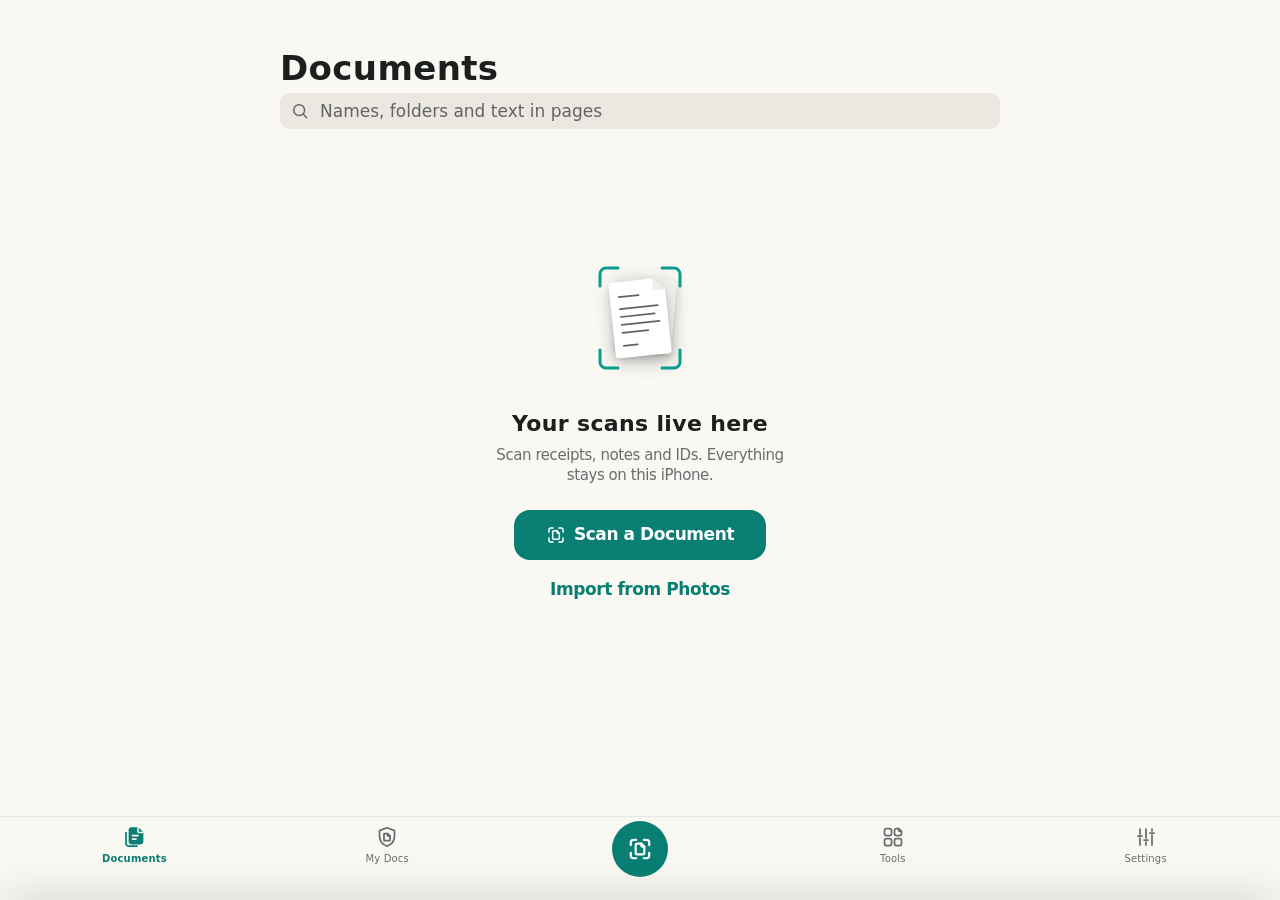
<file: index.html>
<!doctype html>
<html lang="en">
<head>
<meta charset="utf-8">
<meta http-equiv="Content-Security-Policy" content="default-src 'self'; script-src 'self' 'wasm-unsafe-eval' 'unsafe-eval'; worker-src 'self' blob:; connect-src 'self' blob: data:; img-src 'self' blob: data:; media-src 'self' blob: mediastream:; style-src 'self' 'unsafe-inline'; font-src 'self'; frame-src 'self'; object-src 'none'; base-uri 'self'; form-action 'none'">
<meta name="viewport" content="width=device-width,initial-scale=1,viewport-fit=cover,user-scalable=no">
<title>DocSnap</title>
<meta name="theme-color" content="#faf8f3" media="(prefers-color-scheme: light)">
<meta name="theme-color" content="#0b0f0e" media="(prefers-color-scheme: dark)">
<meta name="color-scheme" content="light dark">
<link rel="manifest" href="manifest.webmanifest">
<link rel="icon" href="icons/icon-192.png">
<link rel="apple-touch-icon" href="icons/icon-180.png">
<link rel="apple-touch-startup-image" media="screen and (device-width: 393px) and (device-height: 852px) and (-webkit-device-pixel-ratio: 3) and (orientation: portrait) and (prefers-color-scheme: light)" href="splash/splash-light-1179x2556.png">
<link rel="apple-touch-startup-image" media="screen and (device-width: 393px) and (device-height: 852px) and (-webkit-device-pixel-ratio: 3) and (orientation: portrait) and (prefers-color-scheme: dark)" href="splash/splash-dark-1179x2556.png">
<link rel="apple-touch-startup-image" media="screen and (device-width: 430px) and (device-height: 932px) and (-webkit-device-pixel-ratio: 3) and (orientation: portrait) and (prefers-color-scheme: light)" href="splash/splash-light-1290x2796.png">
<link rel="apple-touch-startup-image" media="screen and (device-width: 430px) and (device-height: 932px) and (-webkit-device-pixel-ratio: 3) and (orientation: portrait) and (prefers-color-scheme: dark)" href="splash/splash-dark-1290x2796.png">
<link rel="apple-touch-startup-image" media="screen and (device-width: 390px) and (device-height: 844px) and (-webkit-device-pixel-ratio: 3) and (orientation: portrait) and (prefers-color-scheme: light)" href="splash/splash-light-1170x2532.png">
<link rel="apple-touch-startup-image" media="screen and (device-width: 390px) and (device-height: 844px) and (-webkit-device-pixel-ratio: 3) and (orientation: portrait) and (prefers-color-scheme: dark)" href="splash/splash-dark-1170x2532.png">
<link rel="apple-touch-startup-image" media="screen and (device-width: 375px) and (device-height: 812px) and (-webkit-device-pixel-ratio: 3) and (orientation: portrait) and (prefers-color-scheme: light)" href="splash/splash-light-1125x2436.png">
<link rel="apple-touch-startup-image" media="screen and (device-width: 375px) and (device-height: 812px) and (-webkit-device-pixel-ratio: 3) and (orientation: portrait) and (prefers-color-scheme: dark)" href="splash/splash-dark-1125x2436.png">
<link rel="apple-touch-startup-image" media="screen and (device-width: 428px) and (device-height: 926px) and (-webkit-device-pixel-ratio: 3) and (orientation: portrait) and (prefers-color-scheme: light)" href="splash/splash-light-1284x2778.png">
<link rel="apple-touch-startup-image" media="screen and (device-width: 428px) and (device-height: 926px) and (-webkit-device-pixel-ratio: 3) and (orientation: portrait) and (prefers-color-scheme: dark)" href="splash/splash-dark-1284x2778.png">
<link rel="apple-touch-startup-image" media="screen and (device-width: 414px) and (device-height: 896px) and (-webkit-device-pixel-ratio: 2) and (orientation: portrait) and (prefers-color-scheme: light)" href="splash/splash-light-828x1792.png">
<link rel="apple-touch-startup-image" media="screen and (device-width: 414px) and (device-height: 896px) and (-webkit-device-pixel-ratio: 2) and (orientation: portrait) and (prefers-color-scheme: dark)" href="splash/splash-dark-828x1792.png">
<link rel="apple-touch-startup-image" media="screen and (device-width: 414px) and (device-height: 896px) and (-webkit-device-pixel-ratio: 3) and (orientation: portrait) and (prefers-color-scheme: light)" href="splash/splash-light-1242x2688.png">
<link rel="apple-touch-startup-image" media="screen and (device-width: 414px) and (device-height: 896px) and (-webkit-device-pixel-ratio: 3) and (orientation: portrait) and (prefers-color-scheme: dark)" href="splash/splash-dark-1242x2688.png">
<link rel="apple-touch-startup-image" media="screen and (device-width: 375px) and (device-height: 667px) and (-webkit-device-pixel-ratio: 2) and (orientation: portrait) and (prefers-color-scheme: light)" href="splash/splash-light-750x1334.png">
<link rel="apple-touch-startup-image" media="screen and (device-width: 375px) and (device-height: 667px) and (-webkit-device-pixel-ratio: 2) and (orientation: portrait) and (prefers-color-scheme: dark)" href="splash/splash-dark-750x1334.png">
<meta name="apple-mobile-web-app-capable" content="yes">
<meta name="mobile-web-app-capable" content="yes">
<meta name="apple-mobile-web-app-status-bar-style" content="default">
<meta name="apple-mobile-web-app-title" content="DocSnap">
<link rel="stylesheet" href="tokens.css?v=3.5.1">
<link rel="stylesheet" href="styles.css?v=3.5.1">
<link rel="stylesheet" href="mydocs.css?v=3.5.1">
</head>
<body>
<svg width="0" height="0" style="position:absolute" aria-hidden="true" id="sprite">
  <defs>
    <symbol id="i-docs" viewBox="0 0 24 24"><g fill="none" stroke="currentColor" stroke-linecap="round" stroke-linejoin="round" style="stroke-width:var(--icon-stroke,1.75)"><path d="M17.5 3H12a2 2 0 0 0-2 2V14.5a2 2 0 0 0 2 2H19a2 2 0 0 0 2-2V6.5z"/><path d="M17.5 3v2.5a1 1 0 0 0 1 1h2.5"/><path d="M7 6.5V17a2 2 0 0 0 2 2h8.5"/><path d="M4 10v9a2 2 0 0 0 2 2h7.5"/></g></symbol>
    <symbol id="i-docs-fill" viewBox="0 0 24 24"><path stroke="none" fill="currentColor" fill-rule="evenodd" d="M17.5 2.125Q17.586 2.125 17.671 2.142Q17.755 2.159 17.835 2.192Q17.914 2.225 17.986 2.272Q18.058 2.32 18.119 2.381L21.619 5.881Q21.68 5.942 21.728 6.014Q21.775 6.086 21.808 6.165Q21.841 6.245 21.858 6.329Q21.875 6.414 21.875 6.5L21.875 14.5Q21.875 15.27 21.49 15.937Q21.105 16.605 20.438 16.99Q19.77 17.375 19 17.375L12 17.375Q11.23 17.375 10.563 16.99Q9.895 16.605 9.51 15.938Q9.125 15.27 9.125 14.5L9.125 5Q9.125 4.23 9.51 3.562Q9.895 2.895 10.563 2.51Q11.23 2.125 12 2.125L17.5 2.125ZM18.25 5.5Q18.25 5.567 18.283 5.625Q18.317 5.683 18.375 5.717Q18.433 5.75 18.5 5.75L21 5.75Q21.149 5.75 21.287 5.807Q21.425 5.864 21.53 5.97Q21.636 6.075 21.693 6.213Q21.75 6.351 21.75 6.5Q21.75 6.649 21.693 6.787Q21.636 6.925 21.53 7.03Q21.425 7.136 21.287 7.193Q21.149 7.25 21 7.25L18.5 7.25Q18.031 7.25 17.625 7.016Q17.219 6.781 16.984 6.375Q16.75 5.969 16.75 5.5L16.75 3Q16.75 2.851 16.807 2.713Q16.864 2.575 16.97 2.47Q17.075 2.364 17.213 2.307Q17.351 2.25 17.5 2.25Q17.649 2.25 17.787 2.307Q17.925 2.364 18.03 2.47Q18.136 2.575 18.193 2.713Q18.25 2.851 18.25 3L18.25 5.5ZM8.026 17.562Q7.875 17.301 7.875 17L7.875 6.5Q7.875 6.326 7.808 6.165Q7.742 6.004 7.619 5.881Q7.496 5.758 7.335 5.692Q7.174 5.625 7 5.625Q6.826 5.625 6.665 5.692Q6.504 5.758 6.381 5.881Q6.258 6.004 6.192 6.165Q6.125 6.326 6.125 6.5L6.125 17Q6.125 17.77 6.51 18.438Q6.895 19.105 7.563 19.49Q8.23 19.875 9 19.875L17.5 19.875Q17.674 19.875 17.835 19.808Q17.996 19.742 18.119 19.619Q18.242 19.496 18.308 19.335Q18.375 19.174 18.375 19Q18.375 18.826 18.308 18.665Q18.242 18.504 18.119 18.381Q17.996 18.258 17.835 18.192Q17.674 18.125 17.5 18.125L9 18.125Q8.699 18.125 8.437 17.974Q8.176 17.824 8.026 17.562ZM4.875 19Q4.875 19.301 5.026 19.562Q5.176 19.824 5.437 19.974Q5.699 20.125 6 20.125L13.5 20.125Q13.674 20.125 13.835 20.192Q13.996 20.258 14.119 20.381Q14.242 20.504 14.308 20.665Q14.375 20.826 14.375 21Q14.375 21.174 14.308 21.335Q14.242 21.496 14.119 21.619Q13.996 21.742 13.835 21.808Q13.674 21.875 13.5 21.875L6 21.875Q5.23 21.875 4.563 21.49Q3.895 21.105 3.51 20.438Q3.125 19.77 3.125 19L3.125 10Q3.125 9.826 3.192 9.665Q3.258 9.504 3.381 9.381Q3.504 9.258 3.665 9.192Q3.826 9.125 4 9.125Q4.174 9.125 4.335 9.192Q4.496 9.258 4.619 9.381Q4.742 9.504 4.808 9.665Q4.875 9.826 4.875 10L4.875 19Z"/></symbol>
    <symbol id="i-scan" viewBox="0 0 24 24"><g fill="none" stroke="currentColor" stroke-linecap="round" stroke-linejoin="round" style="stroke-width:var(--icon-stroke,1.75)"><path d="M3.5 8.5V6a2.5 2.5 0 0 1 2.5-2.5h2.5M15.5 3.5H18A2.5 2.5 0 0 1 20.5 6v2.5M20.5 15.5V18a2.5 2.5 0 0 1-2.5 2.5h-2.5M8.5 20.5H6A2.5 2.5 0 0 1 3.5 18v-2.5"/><path d="M13.2 7H9.5a1.5 1.5 0 0 0-1.5 1.5V15.5a1.5 1.5 0 0 0 1.5 1.5H14.5a1.5 1.5 0 0 0 1.5-1.5V9.8z"/><path d="M13.2 7v1.8a1 1 0 0 0 1 1h1.8"/></g></symbol>
    <symbol id="i-scan-fill" viewBox="0 0 24 24"><path stroke="none" fill="currentColor" fill-rule="evenodd" d="M2.625 6Q2.625 5.096 3.077 4.312Q3.529 3.529 4.312 3.077Q5.096 2.625 6 2.625L8.5 2.625Q8.674 2.625 8.835 2.692Q8.996 2.758 9.119 2.881Q9.242 3.004 9.308 3.165Q9.375 3.326 9.375 3.5Q9.375 3.674 9.308 3.835Q9.242 3.996 9.119 4.119Q8.996 4.242 8.835 4.308Q8.674 4.375 8.5 4.375L6 4.375Q5.565 4.375 5.188 4.593Q4.81 4.81 4.593 5.188Q4.375 5.565 4.375 6L4.375 8.5Q4.375 8.674 4.308 8.835Q4.242 8.996 4.119 9.119Q3.996 9.242 3.835 9.308Q3.674 9.375 3.5 9.375Q3.326 9.375 3.165 9.308Q3.004 9.242 2.881 9.119Q2.758 8.996 2.692 8.835Q2.625 8.674 2.625 8.5L2.625 6ZM18 2.625Q18.904 2.625 19.688 3.077Q20.471 3.529 20.923 4.313Q21.375 5.096 21.375 6L21.375 8.5Q21.375 8.674 21.308 8.835Q21.242 8.996 21.119 9.119Q20.996 9.242 20.835 9.308Q20.674 9.375 20.5 9.375Q20.326 9.375 20.165 9.308Q20.004 9.242 19.881 9.119Q19.758 8.996 19.692 8.835Q19.625 8.674 19.625 8.5L19.625 6Q19.625 5.565 19.407 5.187Q19.19 4.81 18.812 4.593Q18.435 4.375 18 4.375L15.5 4.375Q15.326 4.375 15.165 4.308Q15.004 4.242 14.881 4.119Q14.758 3.996 14.692 3.835Q14.625 3.674 14.625 3.5Q14.625 3.326 14.692 3.165Q14.758 3.004 14.881 2.881Q15.004 2.758 15.165 2.692Q15.326 2.625 15.5 2.625L18 2.625ZM13.2 6.125Q13.286 6.125 13.371 6.142Q13.455 6.159 13.535 6.192Q13.614 6.225 13.686 6.272Q13.758 6.32 13.819 6.381L16.619 9.181Q16.68 9.242 16.728 9.314Q16.775 9.386 16.808 9.465Q16.841 9.545 16.858 9.629Q16.875 9.714 16.875 9.8L16.875 15.5Q16.875 16.136 16.557 16.687Q16.239 17.239 15.688 17.557Q15.136 17.875 14.5 17.875L9.5 17.875Q8.864 17.875 8.312 17.557Q7.761 17.239 7.443 16.688Q7.125 16.136 7.125 15.5L7.125 8.5Q7.125 7.864 7.443 7.313Q7.761 6.761 8.312 6.443Q8.864 6.125 9.5 6.125L13.2 6.125ZM13.95 8.8Q13.95 8.867 13.983 8.925Q14.017 8.983 14.075 9.017Q14.133 9.05 14.2 9.05L16 9.05Q16.149 9.05 16.287 9.107Q16.425 9.164 16.53 9.27Q16.636 9.375 16.693 9.513Q16.75 9.651 16.75 9.8Q16.75 9.949 16.693 10.087Q16.636 10.225 16.53 10.33Q16.425 10.436 16.287 10.493Q16.149 10.55 16 10.55L14.2 10.55Q13.731 10.55 13.325 10.316Q12.919 10.081 12.684 9.675Q12.45 9.269 12.45 8.8L12.45 7Q12.45 6.851 12.507 6.713Q12.564 6.575 12.67 6.47Q12.775 6.364 12.913 6.307Q13.051 6.25 13.2 6.25Q13.349 6.25 13.487 6.307Q13.625 6.364 13.73 6.47Q13.836 6.575 13.893 6.713Q13.95 6.851 13.95 7L13.95 8.8ZM6 21.375Q5.096 21.375 4.313 20.923Q3.529 20.471 3.077 19.688Q2.625 18.904 2.625 18L2.625 15.5Q2.625 15.326 2.692 15.165Q2.758 15.004 2.881 14.881Q3.004 14.758 3.165 14.692Q3.326 14.625 3.5 14.625Q3.674 14.625 3.835 14.692Q3.996 14.758 4.119 14.881Q4.242 15.004 4.308 15.165Q4.375 15.326 4.375 15.5L4.375 18Q4.375 18.435 4.593 18.812Q4.81 19.19 5.187 19.407Q5.565 19.625 6 19.625L8.5 19.625Q8.674 19.625 8.835 19.692Q8.996 19.758 9.119 19.881Q9.242 20.004 9.308 20.165Q9.375 20.326 9.375 20.5Q9.375 20.674 9.308 20.835Q9.242 20.996 9.119 21.119Q8.996 21.242 8.835 21.308Q8.674 21.375 8.5 21.375L6 21.375ZM21.375 18Q21.375 18.904 20.923 19.688Q20.471 20.471 19.688 20.923Q18.904 21.375 18 21.375L15.5 21.375Q15.326 21.375 15.165 21.308Q15.004 21.242 14.881 21.119Q14.758 20.996 14.692 20.835Q14.625 20.674 14.625 20.5Q14.625 20.326 14.692 20.165Q14.758 20.004 14.881 19.881Q15.004 19.758 15.165 19.692Q15.326 19.625 15.5 19.625L18 19.625Q18.435 19.625 18.812 19.407Q19.19 19.19 19.407 18.812Q19.625 18.435 19.625 18L19.625 15.5Q19.625 15.326 19.692 15.165Q19.758 15.004 19.881 14.881Q20.004 14.758 20.165 14.692Q20.326 14.625 20.5 14.625Q20.674 14.625 20.835 14.692Q20.996 14.758 21.119 14.881Q21.242 15.004 21.308 15.165Q21.375 15.326 21.375 15.5L21.375 18Z"/></symbol>
    <symbol id="i-brackets" viewBox="0 0 24 24"><g fill="none" stroke="currentColor" stroke-linecap="round" stroke-linejoin="round" style="stroke-width:var(--icon-stroke,1.75)"><path d="M3.5 8.5V6a2.5 2.5 0 0 1 2.5-2.5h2.5M15.5 3.5H18A2.5 2.5 0 0 1 20.5 6v2.5M20.5 15.5V18a2.5 2.5 0 0 1-2.5 2.5h-2.5M8.5 20.5H6A2.5 2.5 0 0 1 3.5 18v-2.5"/></g></symbol>
    <symbol id="i-brackets-fill" viewBox="0 0 24 24"><path stroke="none" fill="currentColor" fill-rule="evenodd" d="M3.077 4.312Q2.625 5.096 2.625 6L2.625 8.5Q2.625 8.674 2.692 8.835Q2.758 8.996 2.881 9.119Q3.004 9.242 3.165 9.308Q3.326 9.375 3.5 9.375Q3.674 9.375 3.835 9.308Q3.996 9.242 4.119 9.119Q4.242 8.996 4.308 8.835Q4.375 8.674 4.375 8.5L4.375 6Q4.375 5.565 4.593 5.188Q4.81 4.81 5.188 4.593Q5.565 4.375 6 4.375L8.5 4.375Q8.674 4.375 8.835 4.308Q8.996 4.242 9.119 4.119Q9.242 3.996 9.308 3.835Q9.375 3.674 9.375 3.5Q9.375 3.326 9.308 3.165Q9.242 3.004 9.119 2.881Q8.996 2.758 8.835 2.692Q8.674 2.625 8.5 2.625L6 2.625Q5.096 2.625 4.312 3.077Q3.529 3.529 3.077 4.312ZM19.688 3.077Q18.904 2.625 18 2.625L15.5 2.625Q15.326 2.625 15.165 2.692Q15.004 2.758 14.881 2.881Q14.758 3.004 14.692 3.165Q14.625 3.326 14.625 3.5Q14.625 3.674 14.692 3.835Q14.758 3.996 14.881 4.119Q15.004 4.242 15.165 4.308Q15.326 4.375 15.5 4.375L18 4.375Q18.435 4.375 18.812 4.593Q19.19 4.81 19.407 5.187Q19.625 5.565 19.625 6L19.625 8.5Q19.625 8.674 19.692 8.835Q19.758 8.996 19.881 9.119Q20.004 9.242 20.165 9.308Q20.326 9.375 20.5 9.375Q20.674 9.375 20.835 9.308Q20.996 9.242 21.119 9.119Q21.242 8.996 21.308 8.835Q21.375 8.674 21.375 8.5L21.375 6Q21.375 5.096 20.923 4.313Q20.471 3.529 19.688 3.077ZM14.25 7.75C14.601 7.75 14.946 7.842 15.25 8.018C15.554 8.193 15.807 8.446 15.982 8.75C16.158 9.054 16.25 9.399 16.25 9.75L16.25 14.25C16.25 14.601 16.158 14.946 15.982 15.25C15.807 15.554 15.554 15.807 15.25 15.982C14.946 16.158 14.601 16.25 14.25 16.25L9.75 16.25C9.399 16.25 9.054 16.158 8.75 15.982C8.446 15.807 8.193 15.554 8.018 15.25C7.842 14.946 7.75 14.601 7.75 14.25L7.75 9.75C7.75 9.399 7.842 9.054 8.018 8.75C8.193 8.446 8.446 8.193 8.75 8.018C9.054 7.842 9.399 7.75 9.75 7.75L14.25 7.75ZM4.313 20.923Q5.096 21.375 6 21.375L8.5 21.375Q8.674 21.375 8.835 21.308Q8.996 21.242 9.119 21.119Q9.242 20.996 9.308 20.835Q9.375 20.674 9.375 20.5Q9.375 20.326 9.308 20.165Q9.242 20.004 9.119 19.881Q8.996 19.758 8.835 19.692Q8.674 19.625 8.5 19.625L6 19.625Q5.565 19.625 5.187 19.407Q4.81 19.19 4.593 18.812Q4.375 18.435 4.375 18L4.375 15.5Q4.375 15.326 4.308 15.165Q4.242 15.004 4.119 14.881Q3.996 14.758 3.835 14.692Q3.674 14.625 3.5 14.625Q3.326 14.625 3.165 14.692Q3.004 14.758 2.881 14.881Q2.758 15.004 2.692 15.165Q2.625 15.326 2.625 15.5L2.625 18Q2.625 18.904 3.077 19.688Q3.529 20.471 4.313 20.923ZM20.923 19.688Q21.375 18.904 21.375 18L21.375 15.5Q21.375 15.326 21.308 15.165Q21.242 15.004 21.119 14.881Q20.996 14.758 20.835 14.692Q20.674 14.625 20.5 14.625Q20.326 14.625 20.165 14.692Q20.004 14.758 19.881 14.881Q19.758 15.004 19.692 15.165Q19.625 15.326 19.625 15.5L19.625 18Q19.625 18.435 19.407 18.812Q19.19 19.19 18.812 19.407Q18.435 19.625 18 19.625L15.5 19.625Q15.326 19.625 15.165 19.692Q15.004 19.758 14.881 19.881Q14.758 20.004 14.692 20.165Q14.625 20.326 14.625 20.5Q14.625 20.674 14.692 20.835Q14.758 20.996 14.881 21.119Q15.004 21.242 15.165 21.308Q15.326 21.375 15.5 21.375L18 21.375Q18.904 21.375 19.688 20.923Q20.471 20.471 20.923 19.688Z"/></symbol>
    <symbol id="i-wand" viewBox="0 0 24 24"><g fill="none" stroke="currentColor" stroke-linecap="round" stroke-linejoin="round" style="stroke-width:var(--icon-stroke,1.75)"><path d="M13.504 8.304L15.696 10.496L5.496 20.696L3.304 18.504z"/><path d="M10.958 10.85L13.15 13.042"/><path d="M17.5 3.5v2M20.5 6.5h-2M20.5 10.5 19 9.6M13.5 3.5l.9 1.5"/></g></symbol>
    <symbol id="i-wand-fill" viewBox="0 0 24 24"><path stroke="none" fill="currentColor" fill-rule="evenodd" d="M14.25 3.05L15.15 4.55Q15.24 4.699 15.265 4.871Q15.291 5.043 15.249 5.212Q15.207 5.381 15.103 5.521Q14.999 5.661 14.85 5.75Q14.776 5.795 14.695 5.824Q14.614 5.853 14.529 5.865Q14.444 5.878 14.357 5.874Q14.271 5.87 14.188 5.849Q14.104 5.828 14.026 5.791Q13.948 5.754 13.879 5.703Q13.81 5.652 13.752 5.588Q13.694 5.524 13.65 5.45L12.75 3.95Q12.705 3.876 12.676 3.795Q12.647 3.714 12.635 3.629Q12.622 3.544 12.626 3.457Q12.63 3.371 12.651 3.288Q12.672 3.204 12.709 3.126Q12.746 3.048 12.797 2.979Q12.848 2.91 12.912 2.852Q12.976 2.794 13.05 2.75Q13.199 2.66 13.371 2.635Q13.543 2.609 13.712 2.651Q13.881 2.693 14.021 2.797Q14.161 2.901 14.25 3.05ZM18.375 5.5Q18.375 5.517 18.374 5.534Q18.374 5.551 18.372 5.568Q18.371 5.585 18.369 5.602Q18.367 5.619 18.364 5.636Q18.381 5.633 18.398 5.631Q18.415 5.629 18.432 5.628Q18.449 5.626 18.466 5.626Q18.483 5.625 18.5 5.625L20.5 5.625Q20.674 5.625 20.835 5.692Q20.996 5.758 21.119 5.881Q21.242 6.004 21.308 6.165Q21.375 6.326 21.375 6.5Q21.375 6.674 21.308 6.835Q21.242 6.996 21.119 7.119Q20.996 7.242 20.835 7.308Q20.674 7.375 20.5 7.375L18.5 7.375Q18.326 7.375 18.165 7.308Q18.004 7.242 17.881 7.119Q17.758 6.996 17.692 6.835Q17.625 6.674 17.625 6.5Q17.625 6.483 17.626 6.466Q17.626 6.449 17.628 6.432Q17.629 6.415 17.631 6.398Q17.633 6.381 17.636 6.364Q17.619 6.367 17.602 6.369Q17.585 6.371 17.568 6.372Q17.551 6.374 17.534 6.374Q17.517 6.375 17.5 6.375Q17.326 6.375 17.165 6.308Q17.004 6.242 16.881 6.119Q16.758 5.996 16.692 5.835Q16.625 5.674 16.625 5.5L16.625 3.5Q16.625 3.326 16.692 3.165Q16.758 3.004 16.881 2.881Q17.004 2.758 17.165 2.692Q17.326 2.625 17.5 2.625Q17.674 2.625 17.835 2.692Q17.996 2.758 18.119 2.881Q18.242 3.004 18.308 3.165Q18.375 3.326 18.375 3.5L18.375 5.5ZM16.315 9.877L14.123 7.685Q14 7.562 13.839 7.496Q13.678 7.429 13.504 7.429Q13.33 7.429 13.169 7.496Q13.008 7.562 12.885 7.685L2.685 17.885Q2.562 18.008 2.496 18.169Q2.429 18.33 2.429 18.504Q2.429 18.678 2.496 18.839Q2.562 19 2.685 19.123L4.877 21.315Q5 21.438 5.161 21.504Q5.322 21.571 5.496 21.571Q5.67 21.571 5.831 21.504Q5.992 21.438 6.115 21.315L16.315 11.115Q16.376 11.054 16.424 10.982Q16.471 10.91 16.504 10.831Q16.537 10.751 16.554 10.667Q16.571 10.582 16.571 10.496Q16.571 10.41 16.554 10.325Q16.537 10.241 16.504 10.161Q16.471 10.082 16.424 10.01Q16.376 9.938 16.315 9.877ZM20.05 11.25L18.55 10.35Q18.476 10.306 18.412 10.248Q18.348 10.19 18.297 10.121Q18.246 10.052 18.209 9.974Q18.172 9.896 18.151 9.812Q18.13 9.729 18.126 9.643Q18.122 9.556 18.135 9.471Q18.147 9.386 18.176 9.305Q18.205 9.224 18.25 9.15Q18.339 9.001 18.479 8.897Q18.619 8.793 18.788 8.751Q18.957 8.709 19.129 8.735Q19.301 8.76 19.45 8.85L20.95 9.75Q21.024 9.794 21.088 9.852Q21.152 9.91 21.203 9.979Q21.254 10.048 21.291 10.126Q21.328 10.204 21.349 10.288Q21.37 10.371 21.374 10.457Q21.378 10.544 21.365 10.629Q21.353 10.714 21.324 10.795Q21.295 10.876 21.25 10.95Q21.161 11.099 21.021 11.203Q20.881 11.307 20.712 11.349Q20.543 11.391 20.371 11.365Q20.199 11.34 20.05 11.25ZM13.68 12.512L11.488 10.32Q11.383 10.214 11.245 10.157Q11.107 10.1 10.958 10.1Q10.809 10.1 10.671 10.157Q10.533 10.214 10.428 10.32Q10.322 10.425 10.265 10.563Q10.208 10.701 10.208 10.85Q10.208 10.999 10.265 11.137Q10.322 11.275 10.428 11.38L12.62 13.572Q12.725 13.678 12.863 13.735Q13.001 13.792 13.15 13.792Q13.299 13.792 13.437 13.735Q13.575 13.678 13.68 13.572Q13.786 13.467 13.843 13.329Q13.9 13.191 13.9 13.042Q13.9 12.893 13.843 12.755Q13.786 12.617 13.68 12.512Z"/></symbol>
    <symbol id="i-crop" viewBox="0 0 24 24"><g fill="none" stroke="currentColor" stroke-linecap="round" stroke-linejoin="round" style="stroke-width:var(--icon-stroke,1.75)"><path d="M7 3.5V15a2 2 0 0 0 2 2h11.5M3.5 7H15a2 2 0 0 1 2 2v11.5"/></g></symbol>
    <symbol id="i-crop-fill" viewBox="0 0 24 24"><path stroke="none" fill="currentColor" fill-rule="evenodd" d="M16.125 17.875L16.125 20.5Q16.125 20.674 16.192 20.835Q16.258 20.996 16.381 21.119Q16.504 21.242 16.665 21.308Q16.826 21.375 17 21.375Q17.174 21.375 17.335 21.308Q17.496 21.242 17.619 21.119Q17.742 20.996 17.808 20.835Q17.875 20.674 17.875 20.5L17.875 17.875L20.5 17.875Q20.674 17.875 20.835 17.808Q20.996 17.742 21.119 17.619Q21.242 17.496 21.308 17.335Q21.375 17.174 21.375 17Q21.375 16.826 21.308 16.665Q21.242 16.504 21.119 16.381Q20.996 16.258 20.835 16.192Q20.674 16.125 20.5 16.125L17.875 16.125L17.875 9Q17.875 8.23 17.49 7.563Q17.105 6.895 16.438 6.51Q15.77 6.125 15 6.125L7.875 6.125L7.875 3.5Q7.875 3.326 7.808 3.165Q7.742 3.004 7.619 2.881Q7.496 2.758 7.335 2.692Q7.174 2.625 7 2.625Q6.826 2.625 6.665 2.692Q6.504 2.758 6.381 2.881Q6.258 3.004 6.192 3.165Q6.125 3.326 6.125 3.5L6.125 6.125L3.5 6.125Q3.326 6.125 3.165 6.192Q3.004 6.258 2.881 6.381Q2.758 6.504 2.692 6.665Q2.625 6.826 2.625 7Q2.625 7.174 2.692 7.335Q2.758 7.496 2.881 7.619Q3.004 7.742 3.165 7.808Q3.326 7.875 3.5 7.875L6.125 7.875L6.125 15Q6.125 15.77 6.51 16.438Q6.895 17.105 7.563 17.49Q8.23 17.875 9 17.875L16.125 17.875Z"/></symbol>
    <symbol id="i-rotate" viewBox="0 0 24 24"><g fill="none" stroke="currentColor" stroke-linecap="round" stroke-linejoin="round" style="stroke-width:var(--icon-stroke,1.75)"><path d="M11.5 10H5.5a2 2 0 0 0-2 2V19a2 2 0 0 0 2 2H12.5a2 2 0 0 0 2-2V13z"/><path d="M11.5 10v2a1 1 0 0 0 1 1h2"/><path d="M8.5 6.5h5a5 5 0 0 1 5 5v3.5"/><path d="M16 12.5l2.5 2.5 2.5-2.5"/></g></symbol>
    <symbol id="i-rotate-fill" viewBox="0 0 24 24"><path stroke="none" fill="currentColor" fill-rule="evenodd" d="M16.438 6.412Q15.074 5.625 13.5 5.625L8.5 5.625Q8.326 5.625 8.165 5.692Q8.004 5.758 7.881 5.881Q7.758 6.004 7.692 6.165Q7.625 6.326 7.625 6.5Q7.625 6.674 7.692 6.835Q7.758 6.996 7.881 7.119Q8.004 7.242 8.165 7.308Q8.326 7.375 8.5 7.375L13.5 7.375Q14.605 7.375 15.562 7.928Q16.52 8.48 17.072 9.438Q17.625 10.395 17.625 11.5L17.625 12.888L16.619 11.881Q16.496 11.758 16.335 11.692Q16.174 11.625 16 11.625Q15.826 11.625 15.665 11.692Q15.504 11.758 15.381 11.881Q15.33 11.933 15.288 11.992Q15.245 12.051 15.213 12.117Q15.181 12.182 15.161 12.252Q15.14 12.322 15.131 12.394Q15.13 12.393 15.128 12.391Q15.127 12.389 15.125 12.388Q15.124 12.386 15.122 12.384Q15.12 12.383 15.119 12.381L12.119 9.381Q12.058 9.32 11.986 9.272Q11.914 9.225 11.835 9.192Q11.755 9.159 11.671 9.142Q11.586 9.125 11.5 9.125L5.5 9.125Q4.73 9.125 4.062 9.51Q3.395 9.895 3.01 10.562Q2.625 11.23 2.625 12L2.625 19Q2.625 19.77 3.01 20.438Q3.395 21.105 4.063 21.49Q4.73 21.875 5.5 21.875L12.5 21.875Q13.27 21.875 13.938 21.49Q14.605 21.105 14.99 20.438Q15.375 19.77 15.375 19L15.375 13.112Q15.376 13.113 15.377 13.114Q15.377 13.115 15.378 13.116Q15.379 13.116 15.38 13.117Q15.38 13.118 15.381 13.119L17.881 15.619Q17.942 15.68 18.014 15.728Q18.086 15.775 18.165 15.808Q18.245 15.841 18.329 15.858Q18.414 15.875 18.5 15.875Q18.586 15.875 18.671 15.858Q18.755 15.841 18.835 15.808Q18.914 15.775 18.986 15.728Q19.058 15.68 19.119 15.619L21.619 13.119Q21.68 13.058 21.728 12.986Q21.775 12.914 21.808 12.835Q21.841 12.755 21.858 12.671Q21.875 12.586 21.875 12.5Q21.875 12.414 21.858 12.329Q21.841 12.245 21.808 12.165Q21.775 12.086 21.728 12.014Q21.68 11.942 21.619 11.881Q21.496 11.758 21.335 11.692Q21.174 11.625 21 11.625Q20.826 11.625 20.665 11.692Q20.504 11.758 20.381 11.881L19.375 12.888L19.375 11.5Q19.375 9.926 18.588 8.562Q17.801 7.199 16.438 6.412ZM15.13 12.593Q15.135 12.64 15.145 12.686Q15.155 12.732 15.17 12.777Q15.185 12.821 15.204 12.864Q15.224 12.907 15.248 12.948Q15.249 12.954 15.249 12.961Q15.249 12.967 15.25 12.974Q15.25 12.98 15.25 12.987Q15.25 12.993 15.25 13Q15.25 13.149 15.193 13.287Q15.136 13.425 15.03 13.53Q14.925 13.636 14.787 13.693Q14.649 13.75 14.5 13.75L12.5 13.75Q12.031 13.75 11.625 13.516Q11.219 13.281 10.984 12.875Q10.75 12.469 10.75 12L10.75 10Q10.75 9.851 10.807 9.713Q10.864 9.575 10.97 9.47Q11.075 9.364 11.213 9.307Q11.351 9.25 11.5 9.25Q11.649 9.25 11.787 9.307Q11.925 9.364 12.03 9.47Q12.136 9.575 12.193 9.713Q12.25 9.851 12.25 10L12.25 12Q12.25 12.067 12.283 12.125Q12.317 12.183 12.375 12.217Q12.433 12.25 12.5 12.25L14.5 12.25Q14.594 12.25 14.685 12.273Q14.776 12.296 14.859 12.341Q14.941 12.386 15.01 12.45Q15.079 12.514 15.13 12.593Z"/></symbol>
    <symbol id="i-sign" viewBox="0 0 24 24"><g fill="none" stroke="currentColor" stroke-linecap="round" stroke-linejoin="round" style="stroke-width:var(--icon-stroke,1.75)"><path d="M3.5 15c2-.6 2.9-7 4.8-7 1.5 0-.5 7 1.2 7 1.3 0 2-3.7 3.3-3.7.9 0 .7 2.6 1.6 2.9"/><path d="m13.5 14 4.8-7.6a1.4 1.4 0 0 1 2.4 1.5L16 15.5l-2.8 1z"/><path d="M3.5 20h12"/></g></symbol>
    <symbol id="i-sign-fill" viewBox="0 0 24 24"><path stroke="none" fill="currentColor" fill-rule="evenodd" d="M12.76 13.533L12.887 13.333Q12.822 13.128 12.764 12.899Q12.681 12.572 12.617 12.369Q12.391 12.694 11.92 13.566Q10.672 15.875 9.5 15.875Q8.125 15.875 7.929 13.932Q7.852 13.172 7.961 11.286Q8.054 9.674 8.005 9.113Q7.558 9.699 6.697 11.724Q5.123 15.427 3.751 15.838Q3.585 15.888 3.412 15.871Q3.238 15.853 3.085 15.77Q2.932 15.688 2.822 15.553Q2.712 15.418 2.662 15.251Q2.637 15.169 2.629 15.083Q2.621 14.997 2.629 14.912Q2.638 14.826 2.663 14.743Q2.689 14.661 2.73 14.585Q2.77 14.509 2.825 14.443Q2.88 14.376 2.947 14.322Q3.014 14.267 3.09 14.227Q3.166 14.187 3.249 14.162Q3.834 13.986 5.087 11.04Q6.751 7.125 8.3 7.125Q9.586 7.125 9.748 8.956Q9.808 9.642 9.708 11.386Q9.607 13.134 9.67 13.756Q9.679 13.845 9.69 13.921Q9.917 13.592 10.38 12.734Q11.628 10.425 12.8 10.425Q13.598 10.425 14.092 11.425L17.56 5.933Q17.883 5.416 18.425 5.128Q18.967 4.84 19.58 4.861Q20.193 4.883 20.714 5.208Q21.234 5.533 21.522 6.075Q21.81 6.617 21.789 7.23Q21.767 7.843 21.442 8.364L16.744 15.96Q16.705 16.023 16.656 16.078Q16.608 16.134 16.55 16.18Q16.493 16.227 16.428 16.263Q16.364 16.299 16.294 16.324L13.494 17.324Q13.33 17.383 13.157 17.374Q12.983 17.365 12.825 17.291Q12.668 17.216 12.551 17.087Q12.435 16.958 12.376 16.794Q12.359 16.747 12.348 16.697Q12.336 16.648 12.33 16.598Q12.325 16.547 12.325 16.497Q12.325 16.446 12.331 16.396L12.631 13.896Q12.637 13.847 12.648 13.8Q12.659 13.753 12.675 13.707Q12.692 13.661 12.713 13.618Q12.734 13.574 12.76 13.533ZM15.5 19.125Q15.674 19.125 15.835 19.192Q15.996 19.258 16.119 19.381Q16.242 19.504 16.308 19.665Q16.375 19.826 16.375 20Q16.375 20.174 16.308 20.335Q16.242 20.496 16.119 20.619Q15.996 20.742 15.835 20.808Q15.674 20.875 15.5 20.875L3.5 20.875Q3.326 20.875 3.165 20.808Q3.004 20.742 2.881 20.619Q2.758 20.496 2.692 20.335Q2.625 20.174 2.625 20Q2.625 19.826 2.692 19.665Q2.758 19.504 2.881 19.381Q3.004 19.258 3.165 19.192Q3.326 19.125 3.5 19.125L15.5 19.125Z"/></symbol>
    <symbol id="i-lock" viewBox="0 0 24 24"><g fill="none" stroke="currentColor" stroke-linecap="round" stroke-linejoin="round" style="stroke-width:var(--icon-stroke,1.75)"><path d="M15.5 8.5H7a2 2 0 0 0-2 2V19a2 2 0 0 0 2 2H17a2 2 0 0 0 2-2V12z"/><path d="M15.5 8.5v2.5a1 1 0 0 0 1 1h2.5"/><path d="M8.5 8.5V7a3.5 3.5 0 0 1 7 0"/><path d="M12 13.5v3"/></g></symbol>
    <symbol id="i-lock-fill" viewBox="0 0 24 24"><path stroke="none" fill="currentColor" fill-rule="evenodd" d="M7.625 7Q7.625 5.828 8.211 4.813Q8.797 3.797 9.812 3.211Q10.828 2.625 12 2.625Q13.172 2.625 14.188 3.211Q15.203 3.797 15.789 4.813Q16.375 5.828 16.375 7Q16.375 7.113 16.346 7.223Q16.317 7.332 16.262 7.431Q16.206 7.529 16.127 7.611Q16.048 7.692 15.951 7.75Q15.974 7.764 15.996 7.779Q16.018 7.794 16.039 7.811Q16.06 7.827 16.08 7.845Q16.1 7.862 16.119 7.881L19.619 11.381Q19.68 11.442 19.728 11.514Q19.775 11.586 19.808 11.665Q19.841 11.745 19.858 11.829Q19.875 11.914 19.875 12L19.875 19Q19.875 19.77 19.49 20.437Q19.105 21.105 18.438 21.49Q17.77 21.875 17 21.875L7 21.875Q6.23 21.875 5.563 21.49Q4.895 21.105 4.51 20.438Q4.125 19.77 4.125 19L4.125 10.5Q4.125 9.73 4.51 9.062Q4.895 8.395 5.562 8.01Q6.23 7.625 7 7.625L7.625 7.625L7.625 7ZM9.375 7.625L14.888 7.625Q14.825 7.564 14.776 7.492Q14.727 7.419 14.693 7.339Q14.66 7.258 14.642 7.173Q14.625 7.087 14.625 7Q14.625 6.297 14.273 5.687Q13.922 5.078 13.312 4.727Q12.703 4.375 12 4.375Q11.297 4.375 10.688 4.727Q10.078 5.078 9.727 5.687Q9.375 6.297 9.375 7L9.375 7.625ZM15.189 7.818Q15.09 7.862 15.009 7.933Q14.927 8.004 14.869 8.094Q14.811 8.185 14.78 8.289Q14.75 8.392 14.75 8.5L14.75 11Q14.75 11.469 14.984 11.875Q15.219 12.281 15.625 12.516Q16.031 12.75 16.5 12.75L19 12.75Q19.149 12.75 19.287 12.693Q19.425 12.636 19.53 12.53Q19.636 12.425 19.693 12.287Q19.75 12.149 19.75 12Q19.75 11.851 19.693 11.713Q19.636 11.575 19.53 11.47Q19.425 11.364 19.287 11.307Q19.149 11.25 19 11.25L16.5 11.25Q16.433 11.25 16.375 11.217Q16.317 11.183 16.283 11.125Q16.25 11.067 16.25 11L16.25 8.5Q16.25 8.392 16.22 8.289Q16.189 8.185 16.131 8.094Q16.073 8.004 15.991 7.933Q15.91 7.862 15.811 7.818Q15.774 7.832 15.736 7.843Q15.697 7.853 15.658 7.861Q15.619 7.868 15.579 7.871Q15.54 7.875 15.5 7.875Q15.46 7.875 15.421 7.871Q15.381 7.868 15.342 7.861Q15.303 7.853 15.264 7.843Q15.226 7.832 15.189 7.818ZM10.694 14.529C10.599 14.333 10.55 14.118 10.55 13.9C10.55 13.682 10.599 13.467 10.694 13.271C10.788 13.075 10.926 12.902 11.096 12.766C11.266 12.631 11.465 12.535 11.677 12.486C11.89 12.438 12.11 12.438 12.323 12.486C12.535 12.535 12.734 12.631 12.904 12.766C13.074 12.902 13.212 13.075 13.306 13.271C13.401 13.467 13.45 13.682 13.45 13.9C13.45 14.118 13.401 14.333 13.306 14.529C13.212 14.725 13.074 14.898 12.904 15.034C12.855 15.073 12.803 15.109 12.75 15.141L12.75 16.6Q12.75 16.749 12.693 16.887Q12.636 17.025 12.53 17.13Q12.425 17.236 12.287 17.293Q12.149 17.35 12 17.35Q11.851 17.35 11.713 17.293Q11.575 17.236 11.47 17.13Q11.364 17.025 11.307 16.887Q11.25 16.749 11.25 16.6L11.25 15.141C11.197 15.109 11.145 15.073 11.096 15.034C10.926 14.898 10.788 14.725 10.694 14.529Z"/></symbol>
    <symbol id="i-download" viewBox="0 0 24 24"><g fill="none" stroke="currentColor" stroke-linecap="round" stroke-linejoin="round" style="stroke-width:var(--icon-stroke,1.75)"><path d="M15 3H7a2 2 0 0 0-2 2V19a2 2 0 0 0 2 2H17a2 2 0 0 0 2-2V7z"/><path d="M15 3v3a1 1 0 0 0 1 1h3"/><path d="M12 8.5v8M8.75 13.25 12 16.5l3.25-3.25"/></g></symbol>
    <symbol id="i-download-fill" viewBox="0 0 24 24"><path stroke="none" fill="currentColor" fill-rule="evenodd" d="M15.619 2.381Q15.558 2.32 15.486 2.272Q15.414 2.225 15.335 2.192Q15.255 2.159 15.171 2.142Q15.086 2.125 15 2.125L7 2.125Q6.23 2.125 5.562 2.51Q4.895 2.895 4.51 3.562Q4.125 4.23 4.125 5L4.125 19Q4.125 19.77 4.51 20.438Q4.895 21.105 5.563 21.49Q6.23 21.875 7 21.875L17 21.875Q17.77 21.875 18.438 21.49Q19.105 21.105 19.49 20.437Q19.875 19.77 19.875 19L19.875 7Q19.875 6.914 19.858 6.829Q19.841 6.745 19.808 6.665Q19.775 6.586 19.728 6.514Q19.68 6.442 19.619 6.381L15.619 2.381ZM15.783 6.125Q15.75 6.067 15.75 6L15.75 3Q15.75 2.851 15.693 2.713Q15.636 2.575 15.53 2.47Q15.425 2.364 15.287 2.307Q15.149 2.25 15 2.25Q14.851 2.25 14.713 2.307Q14.575 2.364 14.47 2.47Q14.364 2.575 14.307 2.713Q14.25 2.851 14.25 3L14.25 6Q14.25 6.469 14.484 6.875Q14.719 7.281 15.125 7.516Q15.531 7.75 16 7.75L19 7.75Q19.149 7.75 19.287 7.693Q19.425 7.636 19.53 7.53Q19.636 7.425 19.693 7.287Q19.75 7.149 19.75 7Q19.75 6.851 19.693 6.713Q19.636 6.575 19.53 6.47Q19.425 6.364 19.287 6.307Q19.149 6.25 19 6.25L16 6.25Q15.933 6.25 15.875 6.217Q15.817 6.183 15.783 6.125ZM14.631 12.631L12.875 14.388L12.875 8.5Q12.875 8.326 12.808 8.165Q12.742 8.004 12.619 7.881Q12.496 7.758 12.335 7.692Q12.174 7.625 12 7.625Q11.826 7.625 11.665 7.692Q11.504 7.758 11.381 7.881Q11.258 8.004 11.192 8.165Q11.125 8.326 11.125 8.5L11.125 14.388L9.369 12.631Q9.246 12.508 9.085 12.442Q8.924 12.375 8.75 12.375Q8.576 12.375 8.415 12.442Q8.254 12.508 8.131 12.631Q8.07 12.692 8.022 12.764Q7.975 12.836 7.942 12.915Q7.909 12.995 7.892 13.079Q7.875 13.164 7.875 13.25Q7.875 13.336 7.892 13.421Q7.909 13.505 7.942 13.585Q7.975 13.664 8.022 13.736Q8.07 13.808 8.131 13.869L11.381 17.119Q11.382 17.119 11.382 17.12Q11.383 17.12 11.383 17.121Q11.384 17.121 11.384 17.122Q11.385 17.122 11.385 17.123Q11.446 17.183 11.517 17.23Q11.589 17.277 11.668 17.309Q11.747 17.342 11.831 17.358Q11.915 17.375 12 17.375Q12.086 17.375 12.171 17.358Q12.255 17.341 12.335 17.308Q12.414 17.275 12.486 17.228Q12.558 17.18 12.619 17.119L15.869 13.869Q15.992 13.746 16.058 13.585Q16.125 13.424 16.125 13.25Q16.125 13.076 16.058 12.915Q15.992 12.754 15.869 12.631Q15.746 12.508 15.585 12.442Q15.424 12.375 15.25 12.375Q15.076 12.375 14.915 12.442Q14.754 12.508 14.631 12.631Z"/></symbol>
    <symbol id="i-share" viewBox="0 0 24 24"><g fill="none" stroke="currentColor" stroke-linecap="round" stroke-linejoin="round" style="stroke-width:var(--icon-stroke,1.75)"><path d="M12 3.5v11M8 7.5l4-4 4 4"/><path d="M8 11H6a2 2 0 0 0-2 2v5.5a2 2 0 0 0 2 2h12a2 2 0 0 0 2-2V13a2 2 0 0 0-2-2h-2"/></g></symbol>
    <symbol id="i-share-fill" viewBox="0 0 24 24"><path stroke="none" fill="currentColor" fill-rule="evenodd" d="M16.619 6.881Q16.68 6.942 16.728 7.014Q16.775 7.086 16.808 7.165Q16.841 7.245 16.858 7.329Q16.875 7.414 16.875 7.5Q16.875 7.586 16.858 7.671Q16.841 7.755 16.808 7.835Q16.775 7.914 16.728 7.986Q16.68 8.058 16.619 8.119Q16.496 8.242 16.335 8.308Q16.174 8.375 16 8.375Q15.826 8.375 15.665 8.308Q15.504 8.242 15.381 8.119L12.875 5.612L12.875 14.5Q12.875 14.674 12.808 14.835Q12.742 14.996 12.619 15.119Q12.496 15.242 12.335 15.308Q12.174 15.375 12 15.375Q11.826 15.375 11.665 15.308Q11.504 15.242 11.381 15.119Q11.258 14.996 11.192 14.835Q11.125 14.674 11.125 14.5L11.125 5.612L8.619 8.119Q8.496 8.242 8.335 8.308Q8.174 8.375 8 8.375Q7.826 8.375 7.665 8.308Q7.504 8.242 7.381 8.119Q7.32 8.058 7.272 7.986Q7.225 7.914 7.192 7.835Q7.159 7.755 7.142 7.671Q7.125 7.586 7.125 7.5Q7.125 7.414 7.142 7.329Q7.159 7.245 7.192 7.165Q7.225 7.086 7.272 7.014Q7.32 6.942 7.381 6.881L11.381 2.882L11.381 2.881Q11.442 2.82 11.514 2.772Q11.586 2.725 11.665 2.692Q11.745 2.659 11.829 2.642Q11.914 2.625 12 2.625Q12.086 2.625 12.171 2.642Q12.255 2.659 12.335 2.692Q12.414 2.725 12.486 2.772Q12.558 2.82 12.619 2.881L12.619 2.882L16.619 6.881ZM12 16.875Q12.472 16.875 12.909 16.694Q13.345 16.513 13.679 16.179Q14.013 15.845 14.194 15.409Q14.375 14.972 14.375 14.5L14.375 10.125L18 10.125Q18.77 10.125 19.438 10.51Q20.105 10.895 20.49 11.563Q20.875 12.23 20.875 13L20.875 18.5Q20.875 19.27 20.49 19.938Q20.105 20.605 19.437 20.99Q18.77 21.375 18 21.375L6 21.375Q5.23 21.375 4.562 20.99Q3.895 20.605 3.51 19.938Q3.125 19.27 3.125 18.5L3.125 13Q3.125 12.23 3.51 11.563Q3.895 10.895 4.562 10.51Q5.23 10.125 6 10.125L9.625 10.125L9.625 14.5Q9.625 14.972 9.806 15.409Q9.987 15.845 10.321 16.179Q10.655 16.513 11.091 16.694Q11.528 16.875 12 16.875Z"/></symbol>
    <symbol id="i-folder" viewBox="0 0 24 24"><g fill="none" stroke="currentColor" stroke-linecap="round" stroke-linejoin="round" style="stroke-width:var(--icon-stroke,1.75)"><path d="M3.5 7.5a2 2 0 0 1 2-2h3.8a2 2 0 0 1 1.5.7l1.2 1.4a2 2 0 0 0 1.5.7h5a2 2 0 0 1 2 2v8.2a2 2 0 0 1-2 2h-13a2 2 0 0 1-2-2z"/><path d="M3.5 11h17"/></g></symbol>
    <symbol id="i-folder-fill" viewBox="0 0 24 24"><path stroke="none" fill="currentColor" fill-rule="evenodd" d="M2.625 7.5Q2.625 6.73 3.01 6.062Q3.395 5.395 4.062 5.01Q4.73 4.625 5.5 4.625L9.3 4.625Q9.931 4.631 10.496 4.895Q11.06 5.158 11.465 5.631L12.664 7.031Q12.823 7.216 13.044 7.32Q13.265 7.423 13.509 7.425L18.5 7.425Q19.27 7.425 19.938 7.81Q20.605 8.195 20.99 8.863Q21.375 9.53 21.375 10.3L21.375 18.5Q21.375 19.27 20.99 19.938Q20.605 20.605 19.937 20.99Q19.27 21.375 18.5 21.375L5.5 21.375Q4.73 21.375 4.062 20.99Q3.395 20.605 3.01 19.938Q2.625 19.27 2.625 18.5L2.625 7.5ZM3 10.25L21 10.25L21 11.75L3 11.75L3 10.25Z"/></symbol>
    <symbol id="i-text" viewBox="0 0 24 24"><g fill="none" stroke="currentColor" stroke-linecap="round" stroke-linejoin="round" style="stroke-width:var(--icon-stroke,1.75)"><path d="M3.5 8.5V6a2.5 2.5 0 0 1 2.5-2.5h2.5M15.5 3.5H18A2.5 2.5 0 0 1 20.5 6v2.5M20.5 15.5V18a2.5 2.5 0 0 1-2.5 2.5h-2.5M8.5 20.5H6A2.5 2.5 0 0 1 3.5 18v-2.5"/><path d="M8 9h8M8 12h8M8 15h5"/></g></symbol>
    <symbol id="i-text-fill" viewBox="0 0 24 24"><path stroke="none" fill="currentColor" fill-rule="evenodd" d="M2.625 6Q2.625 5.096 3.077 4.312Q3.529 3.529 4.312 3.077Q5.096 2.625 6 2.625L8.5 2.625Q8.674 2.625 8.835 2.692Q8.996 2.758 9.119 2.881Q9.242 3.004 9.308 3.165Q9.375 3.326 9.375 3.5Q9.375 3.674 9.308 3.835Q9.242 3.996 9.119 4.119Q8.996 4.242 8.835 4.308Q8.674 4.375 8.5 4.375L6 4.375Q5.565 4.375 5.188 4.593Q4.81 4.81 4.593 5.188Q4.375 5.565 4.375 6L4.375 8.5Q4.375 8.674 4.308 8.835Q4.242 8.996 4.119 9.119Q3.996 9.242 3.835 9.308Q3.674 9.375 3.5 9.375Q3.326 9.375 3.165 9.308Q3.004 9.242 2.881 9.119Q2.758 8.996 2.692 8.835Q2.625 8.674 2.625 8.5L2.625 6ZM18 2.625Q18.904 2.625 19.688 3.077Q20.471 3.529 20.923 4.313Q21.375 5.096 21.375 6L21.375 8.5Q21.375 8.674 21.308 8.835Q21.242 8.996 21.119 9.119Q20.996 9.242 20.835 9.308Q20.674 9.375 20.5 9.375Q20.326 9.375 20.165 9.308Q20.004 9.242 19.881 9.119Q19.758 8.996 19.692 8.835Q19.625 8.674 19.625 8.5L19.625 6Q19.625 5.565 19.407 5.187Q19.19 4.81 18.812 4.593Q18.435 4.375 18 4.375L15.5 4.375Q15.326 4.375 15.165 4.308Q15.004 4.242 14.881 4.119Q14.758 3.996 14.692 3.835Q14.625 3.674 14.625 3.5Q14.625 3.326 14.692 3.165Q14.758 3.004 14.881 2.881Q15.004 2.758 15.165 2.692Q15.326 2.625 15.5 2.625L18 2.625ZM17 6.268C16.696 6.092 16.351 6 16 6L8 6C7.649 6 7.304 6.092 7 6.268C6.696 6.443 6.443 6.696 6.268 7C6.092 7.304 6 7.649 6 8L6 16C6 16.351 6.092 16.696 6.268 17C6.443 17.304 6.696 17.557 7 17.732C7.304 17.908 7.649 18 8 18L16 18C16.351 18 16.696 17.908 17 17.732C17.304 17.557 17.557 17.304 17.732 17C17.908 16.696 18 16.351 18 16L18 8C18 7.649 17.908 7.304 17.732 7C17.557 6.696 17.304 6.443 17 6.268ZM15 8.75Q15.149 8.75 15.287 8.807Q15.425 8.864 15.53 8.97Q15.636 9.075 15.693 9.213Q15.75 9.351 15.75 9.5Q15.75 9.649 15.693 9.787Q15.636 9.925 15.53 10.03Q15.425 10.136 15.287 10.193Q15.149 10.25 15 10.25L9 10.25Q8.851 10.25 8.713 10.193Q8.575 10.136 8.47 10.03Q8.364 9.925 8.307 9.787Q8.25 9.649 8.25 9.5Q8.25 9.351 8.307 9.213Q8.364 9.075 8.47 8.97Q8.575 8.864 8.713 8.807Q8.851 8.75 9 8.75L15 8.75ZM15 11.25Q15.149 11.25 15.287 11.307Q15.425 11.364 15.53 11.47Q15.636 11.575 15.693 11.713Q15.75 11.851 15.75 12Q15.75 12.149 15.693 12.287Q15.636 12.425 15.53 12.53Q15.425 12.636 15.287 12.693Q15.149 12.75 15 12.75L9 12.75Q8.851 12.75 8.713 12.693Q8.575 12.636 8.47 12.53Q8.364 12.425 8.307 12.287Q8.25 12.149 8.25 12Q8.25 11.851 8.307 11.713Q8.364 11.575 8.47 11.47Q8.575 11.364 8.713 11.307Q8.851 11.25 9 11.25L15 11.25ZM12.5 13.75Q12.649 13.75 12.787 13.807Q12.925 13.864 13.03 13.97Q13.136 14.075 13.193 14.213Q13.25 14.351 13.25 14.5Q13.25 14.649 13.193 14.787Q13.136 14.925 13.03 15.03Q12.925 15.136 12.787 15.193Q12.649 15.25 12.5 15.25L9 15.25Q8.851 15.25 8.713 15.193Q8.575 15.136 8.47 15.03Q8.364 14.925 8.307 14.787Q8.25 14.649 8.25 14.5Q8.25 14.351 8.307 14.213Q8.364 14.075 8.47 13.97Q8.575 13.864 8.713 13.807Q8.851 13.75 9 13.75L12.5 13.75ZM6 21.375Q5.096 21.375 4.313 20.923Q3.529 20.471 3.077 19.688Q2.625 18.904 2.625 18L2.625 15.5Q2.625 15.326 2.692 15.165Q2.758 15.004 2.881 14.881Q3.004 14.758 3.165 14.692Q3.326 14.625 3.5 14.625Q3.674 14.625 3.835 14.692Q3.996 14.758 4.119 14.881Q4.242 15.004 4.308 15.165Q4.375 15.326 4.375 15.5L4.375 18Q4.375 18.435 4.593 18.812Q4.81 19.19 5.187 19.407Q5.565 19.625 6 19.625L8.5 19.625Q8.674 19.625 8.835 19.692Q8.996 19.758 9.119 19.881Q9.242 20.004 9.308 20.165Q9.375 20.326 9.375 20.5Q9.375 20.674 9.308 20.835Q9.242 20.996 9.119 21.119Q8.996 21.242 8.835 21.308Q8.674 21.375 8.5 21.375L6 21.375ZM21.375 18Q21.375 18.904 20.923 19.688Q20.471 20.471 19.688 20.923Q18.904 21.375 18 21.375L15.5 21.375Q15.326 21.375 15.165 21.308Q15.004 21.242 14.881 21.119Q14.758 20.996 14.692 20.835Q14.625 20.674 14.625 20.5Q14.625 20.326 14.692 20.165Q14.758 20.004 14.881 19.881Q15.004 19.758 15.165 19.692Q15.326 19.625 15.5 19.625L18 19.625Q18.435 19.625 18.812 19.407Q19.19 19.19 19.407 18.812Q19.625 18.435 19.625 18L19.625 15.5Q19.625 15.326 19.692 15.165Q19.758 15.004 19.881 14.881Q20.004 14.758 20.165 14.692Q20.326 14.625 20.5 14.625Q20.674 14.625 20.835 14.692Q20.996 14.758 21.119 14.881Q21.242 15.004 21.308 15.165Q21.375 15.326 21.375 15.5L21.375 18Z"/></symbol>
    <symbol id="i-check-circle" viewBox="0 0 24 24"><g fill="none" stroke="currentColor" stroke-linecap="round" stroke-linejoin="round" style="stroke-width:var(--icon-stroke,1.75)"><path d="M3.5 12a8.5 8.5 0 1 0 17 0a8.5 8.5 0 1 0-17 0z"/><path d="M8.25 12.25l2.6 2.6 5-5.35"/></g></symbol>
    <symbol id="i-check-circle-fill" viewBox="0 0 24 24"><path stroke="none" fill="currentColor" fill-rule="evenodd" d="M3.881 7.312Q2.625 9.488 2.625 12Q2.625 14.512 3.881 16.688Q5.137 18.863 7.312 20.119Q9.488 21.375 12 21.375Q14.512 21.375 16.688 20.119Q18.863 18.863 20.119 16.688Q21.375 14.512 21.375 12Q21.375 9.488 20.119 7.312Q18.863 5.137 16.688 3.881Q14.512 2.625 12 2.625Q9.488 2.625 7.312 3.881Q5.137 5.137 3.881 7.312ZM8.957 11.543L10.826 13.411L15.119 8.817Q15.187 8.745 15.267 8.688Q15.347 8.63 15.436 8.59Q15.526 8.549 15.622 8.526Q15.718 8.504 15.816 8.501Q15.915 8.497 16.012 8.513Q16.109 8.529 16.201 8.564Q16.293 8.598 16.377 8.65Q16.461 8.702 16.533 8.769Q16.678 8.905 16.76 9.086Q16.843 9.267 16.849 9.466Q16.856 9.665 16.786 9.851Q16.716 10.037 16.581 10.183L11.581 15.533Q11.578 15.536 11.575 15.539Q11.572 15.542 11.569 15.545Q11.566 15.548 11.563 15.551Q11.56 15.554 11.557 15.557Q11.416 15.698 11.233 15.774Q11.049 15.85 10.85 15.85Q10.651 15.85 10.467 15.774Q10.284 15.698 10.143 15.557L7.543 12.957Q7.402 12.816 7.326 12.633Q7.25 12.449 7.25 12.25Q7.25 12.051 7.326 11.867Q7.402 11.684 7.543 11.543Q7.684 11.402 7.867 11.326Q8.051 11.25 8.25 11.25Q8.449 11.25 8.633 11.326Q8.816 11.402 8.957 11.543Z"/></symbol>
    <symbol id="i-warn" viewBox="0 0 24 24"><g fill="none" stroke="currentColor" stroke-linecap="round" stroke-linejoin="round" style="stroke-width:var(--icon-stroke,1.75)"><path d="M10.254 5.521A2 2 0 0 1 13.746 5.521L20.235 17.124A2 2 0 0 1 18.49 20.1L5.51 20.1A2 2 0 0 1 3.765 17.124z"/><path d="M12 9.5v4.5M12 17.2v.01"/></g></symbol>
    <symbol id="i-warn-fill" viewBox="0 0 24 24"><path stroke="none" fill="currentColor" fill-rule="evenodd" d="M11.394 3.686Q10.789 3.816 10.29 4.185Q9.792 4.553 9.49 5.094L9.49 5.094L3.001 16.697Q2.628 17.365 2.636 18.13Q2.644 18.894 3.031 19.554Q3.417 20.214 4.081 20.594Q4.745 20.975 5.51 20.975L18.49 20.975Q19.255 20.975 19.919 20.594Q20.583 20.214 20.969 19.554Q21.356 18.894 21.364 18.13Q21.372 17.365 20.999 16.697L14.51 5.094Q14.208 4.553 13.71 4.185Q13.211 3.816 12.606 3.686Q12 3.555 11.394 3.686ZM12 14.8Q12.199 14.8 12.383 14.724Q12.566 14.648 12.707 14.507Q12.848 14.366 12.924 14.183Q13 13.999 13 13.8L13 9.6Q13 9.401 12.924 9.217Q12.848 9.034 12.707 8.893Q12.566 8.752 12.383 8.676Q12.199 8.6 12 8.6Q11.801 8.6 11.617 8.676Q11.434 8.752 11.293 8.893Q11.152 9.034 11.076 9.217Q11 9.401 11 9.6L11 13.8Q11 13.999 11.076 14.183Q11.152 14.366 11.293 14.507Q11.434 14.648 11.617 14.724Q11.801 14.8 12 14.8ZM10.85 17.2C10.85 17.373 10.889 17.543 10.964 17.699C11.039 17.855 11.148 17.991 11.283 18.099C11.418 18.207 11.576 18.283 11.744 18.321C11.913 18.36 12.087 18.36 12.256 18.321C12.424 18.283 12.582 18.207 12.717 18.099C12.852 17.991 12.961 17.855 13.036 17.699C13.111 17.543 13.15 17.373 13.15 17.2C13.15 16.998 13.097 16.8 12.996 16.625C12.895 16.45 12.75 16.305 12.575 16.204C12.4 16.103 12.202 16.05 12 16.05C11.798 16.05 11.6 16.103 11.425 16.204C11.25 16.305 11.105 16.45 11.004 16.625C10.903 16.8 10.85 16.998 10.85 17.2Z"/></symbol>
    <symbol id="i-tab-docs" viewBox="0 0 24 24"><g fill="none" stroke="currentColor" stroke-linecap="round" stroke-linejoin="round" style="stroke-width:var(--icon-stroke,1.75)"><path d="M16 3H9.5a2 2 0 0 0-2 2V16.5a2 2 0 0 0 2 2H18.5a2 2 0 0 0 2-2V7.5z"/><path d="M16 3v3.5a1 1 0 0 0 1 1h3.5"/><path d="M4 7.5v11a2.5 2.5 0 0 0 2.5 2.5h8.5"/><path d="M10.5 10.5h5.5M10.5 14h3.5"/></g></symbol>
    <symbol id="i-tab-docs-fill" viewBox="0 0 24 24"><path stroke="none" fill="currentColor" fill-rule="evenodd" d="M16 2.125Q16.086 2.125 16.171 2.142Q16.255 2.159 16.335 2.192Q16.414 2.225 16.486 2.272Q16.558 2.32 16.619 2.381L21.119 6.881Q21.18 6.942 21.228 7.014Q21.275 7.086 21.308 7.165Q21.341 7.245 21.358 7.329Q21.375 7.414 21.375 7.5L21.375 16.5Q21.375 17.27 20.99 17.937Q20.605 18.605 19.938 18.99Q19.27 19.375 18.5 19.375L9.5 19.375Q8.73 19.375 8.063 18.99Q7.395 18.605 7.01 17.938Q6.625 17.27 6.625 16.5L6.625 5Q6.625 4.23 7.01 3.562Q7.395 2.895 8.063 2.51Q8.73 2.125 9.5 2.125L16 2.125ZM16.75 6.5Q16.75 6.567 16.783 6.625Q16.817 6.683 16.875 6.717Q16.933 6.75 17 6.75L20.5 6.75Q20.649 6.75 20.787 6.807Q20.925 6.864 21.03 6.97Q21.136 7.075 21.193 7.213Q21.25 7.351 21.25 7.5Q21.25 7.649 21.193 7.787Q21.136 7.925 21.03 8.03Q20.925 8.136 20.787 8.193Q20.649 8.25 20.5 8.25L17 8.25Q16.531 8.25 16.125 8.016Q15.719 7.781 15.484 7.375Q15.25 6.969 15.25 6.5L15.25 3Q15.25 2.851 15.307 2.713Q15.364 2.575 15.47 2.47Q15.575 2.364 15.713 2.307Q15.851 2.25 16 2.25Q16.149 2.25 16.287 2.307Q16.425 2.364 16.53 2.47Q16.636 2.575 16.693 2.713Q16.75 2.851 16.75 3L16.75 6.5ZM4.875 18.5Q4.875 18.935 5.093 19.312Q5.31 19.69 5.687 19.907Q6.065 20.125 6.5 20.125L15 20.125Q15.174 20.125 15.335 20.192Q15.496 20.258 15.619 20.381Q15.742 20.504 15.808 20.665Q15.875 20.826 15.875 21Q15.875 21.174 15.808 21.335Q15.742 21.496 15.619 21.619Q15.496 21.742 15.335 21.808Q15.174 21.875 15 21.875L6.5 21.875Q5.596 21.875 4.813 21.423Q4.029 20.971 3.577 20.188Q3.125 19.404 3.125 18.5L3.125 7.5Q3.125 7.326 3.192 7.165Q3.258 7.004 3.381 6.881Q3.504 6.758 3.665 6.692Q3.826 6.625 4 6.625Q4.174 6.625 4.335 6.692Q4.496 6.758 4.619 6.881Q4.742 7.004 4.808 7.165Q4.875 7.326 4.875 7.5L4.875 18.5ZM16 9.625L10.5 9.625Q10.326 9.625 10.165 9.692Q10.004 9.758 9.881 9.881Q9.758 10.004 9.692 10.165Q9.625 10.326 9.625 10.5Q9.625 10.674 9.692 10.835Q9.758 10.996 9.881 11.119Q10.004 11.242 10.165 11.308Q10.326 11.375 10.5 11.375L16 11.375Q16.174 11.375 16.335 11.308Q16.496 11.242 16.619 11.119Q16.742 10.996 16.808 10.835Q16.875 10.674 16.875 10.5Q16.875 10.326 16.808 10.165Q16.742 10.004 16.619 9.881Q16.496 9.758 16.335 9.692Q16.174 9.625 16 9.625ZM14.875 14Q14.875 13.826 14.808 13.665Q14.742 13.504 14.619 13.381Q14.496 13.258 14.335 13.192Q14.174 13.125 14 13.125L10.5 13.125Q10.326 13.125 10.165 13.192Q10.004 13.258 9.881 13.381Q9.758 13.504 9.692 13.665Q9.625 13.826 9.625 14Q9.625 14.174 9.692 14.335Q9.758 14.496 9.881 14.619Q10.004 14.742 10.165 14.808Q10.326 14.875 10.5 14.875L14 14.875Q14.174 14.875 14.335 14.808Q14.496 14.742 14.619 14.619Q14.742 14.496 14.808 14.335Q14.875 14.174 14.875 14Z"/></symbol>
    <symbol id="i-tab-tools" viewBox="0 0 24 24"><g fill="none" stroke="currentColor" stroke-linecap="round" stroke-linejoin="round" style="stroke-width:var(--icon-stroke,1.75)"><path d="M5.5 3.5h3a2 2 0 0 1 2 2v3a2 2 0 0 1-2 2h-3a2 2 0 0 1-2-2v-3a2 2 0 0 1 2-2z"/><path d="M5.5 13.5h3a2 2 0 0 1 2 2v3a2 2 0 0 1-2 2h-3a2 2 0 0 1-2-2v-3a2 2 0 0 1 2-2z"/><path d="M15.5 13.5h3a2 2 0 0 1 2 2v3a2 2 0 0 1-2 2h-3a2 2 0 0 1-2-2v-3a2 2 0 0 1 2-2z"/><path d="M17.7 3.5H15.5a2 2 0 0 0-2 2V8.5a2 2 0 0 0 2 2H18.5a2 2 0 0 0 2-2V6.3z"/><path d="M17.7 3.5v1.8a1 1 0 0 0 1 1h1.8"/></g></symbol>
    <symbol id="i-tab-tools-fill" viewBox="0 0 24 24"><path stroke="none" fill="currentColor" fill-rule="evenodd" d="M9.937 3.01Q9.27 2.625 8.5 2.625L5.5 2.625Q4.73 2.625 4.062 3.01Q3.395 3.395 3.01 4.062Q2.625 4.73 2.625 5.5L2.625 8.5Q2.625 9.27 3.01 9.938Q3.395 10.605 4.062 10.99Q4.73 11.375 5.5 11.375L8.5 11.375Q9.27 11.375 9.938 10.99Q10.605 10.605 10.99 9.938Q11.375 9.27 11.375 8.5L11.375 5.5Q11.375 4.73 10.99 4.062Q10.605 3.395 9.937 3.01ZM17.7 2.625Q17.786 2.625 17.871 2.642Q17.955 2.659 18.035 2.692Q18.114 2.725 18.186 2.772Q18.258 2.82 18.319 2.881L21.119 5.681Q21.18 5.742 21.228 5.814Q21.275 5.886 21.308 5.965Q21.341 6.045 21.358 6.129Q21.375 6.214 21.375 6.3L21.375 8.5Q21.375 9.27 20.99 9.937Q20.605 10.605 19.938 10.99Q19.27 11.375 18.5 11.375L15.5 11.375Q14.73 11.375 14.062 10.99Q13.395 10.605 13.01 9.938Q12.625 9.27 12.625 8.5L12.625 5.5Q12.625 4.73 13.01 4.062Q13.395 3.395 14.063 3.01Q14.73 2.625 15.5 2.625L17.7 2.625ZM18.45 5.3Q18.45 5.367 18.483 5.425Q18.517 5.483 18.575 5.517Q18.633 5.55 18.7 5.55L20.5 5.55Q20.649 5.55 20.787 5.607Q20.925 5.664 21.03 5.77Q21.136 5.875 21.193 6.013Q21.25 6.151 21.25 6.3Q21.25 6.449 21.193 6.587Q21.136 6.725 21.03 6.83Q20.925 6.936 20.787 6.993Q20.649 7.05 20.5 7.05L18.7 7.05Q18.231 7.05 17.825 6.816Q17.419 6.581 17.184 6.175Q16.95 5.769 16.95 5.3L16.95 3.5Q16.95 3.351 17.007 3.213Q17.064 3.075 17.17 2.97Q17.275 2.864 17.413 2.807Q17.551 2.75 17.7 2.75Q17.849 2.75 17.987 2.807Q18.125 2.864 18.23 2.97Q18.336 3.075 18.393 3.213Q18.45 3.351 18.45 3.5L18.45 5.3ZM8.5 12.625Q9.27 12.625 9.938 13.01Q10.605 13.395 10.99 14.062Q11.375 14.73 11.375 15.5L11.375 18.5Q11.375 19.27 10.99 19.938Q10.605 20.605 9.937 20.99Q9.27 21.375 8.5 21.375L5.5 21.375Q4.73 21.375 4.062 20.99Q3.395 20.605 3.01 19.938Q2.625 19.27 2.625 18.5L2.625 15.5Q2.625 14.73 3.01 14.063Q3.395 13.395 4.062 13.01Q4.73 12.625 5.5 12.625L8.5 12.625ZM19.938 13.01Q19.27 12.625 18.5 12.625L15.5 12.625Q14.73 12.625 14.062 13.01Q13.395 13.395 13.01 14.062Q12.625 14.73 12.625 15.5L12.625 18.5Q12.625 19.27 13.01 19.938Q13.395 20.605 14.062 20.99Q14.73 21.375 15.5 21.375L18.5 21.375Q19.27 21.375 19.937 20.99Q20.605 20.605 20.99 19.938Q21.375 19.27 21.375 18.5L21.375 15.5Q21.375 14.73 20.99 14.063Q20.605 13.395 19.938 13.01Z"/></symbol>
    <symbol id="i-tab-search" viewBox="0 0 24 24"><g fill="none" stroke="currentColor" stroke-linecap="round" stroke-linejoin="round" style="stroke-width:var(--icon-stroke,1.75)"><path d="M4 10.5a6.5 6.5 0 1 0 13 0a6.5 6.5 0 1 0-13 0z"/><path d="M15.4 15.4 20.5 20.5"/><path d="M7.6 9.2a3 3 0 0 1 1.9-1.9"/></g></symbol>
    <symbol id="i-tab-search-fill" viewBox="0 0 24 24"><path stroke="none" fill="currentColor" fill-rule="evenodd" d="M4.113 6.812Q3.125 8.524 3.125 10.5Q3.125 12.476 4.113 14.188Q5.101 15.899 6.812 16.887Q8.524 17.875 10.5 17.875Q12.476 17.875 14.188 16.887Q14.483 16.716 14.757 16.524L19.616 21.384Q19.792 21.56 20.022 21.655Q20.251 21.75 20.5 21.75Q20.749 21.75 20.978 21.655Q21.208 21.56 21.384 21.384Q21.56 21.208 21.655 20.978Q21.75 20.749 21.75 20.5Q21.75 20.251 21.655 20.022Q21.56 19.792 21.384 19.616L16.524 14.757Q16.716 14.483 16.887 14.188Q17.875 12.476 17.875 10.5Q17.875 8.524 16.887 6.812Q15.899 5.101 14.188 4.113Q12.476 3.125 10.5 3.125Q8.524 3.125 6.812 4.113Q5.101 5.101 4.113 6.812ZM7.795 7.495Q7.168 8.122 6.888 8.963Q6.865 9.033 6.856 9.107Q6.847 9.18 6.852 9.254Q6.857 9.327 6.877 9.399Q6.896 9.47 6.929 9.536Q6.962 9.602 7.008 9.66Q7.053 9.719 7.109 9.767Q7.165 9.815 7.229 9.852Q7.293 9.888 7.363 9.912Q7.505 9.959 7.654 9.948Q7.802 9.937 7.936 9.871Q8.069 9.804 8.167 9.691Q8.265 9.578 8.312 9.437Q8.48 8.932 8.856 8.556Q9.232 8.18 9.737 8.012Q9.878 7.965 9.991 7.867Q10.104 7.769 10.171 7.636Q10.237 7.502 10.248 7.354Q10.259 7.205 10.212 7.063Q10.188 6.993 10.152 6.929Q10.115 6.865 10.067 6.809Q10.019 6.753 9.96 6.708Q9.902 6.662 9.836 6.629Q9.77 6.596 9.699 6.577Q9.627 6.557 9.554 6.552Q9.48 6.547 9.407 6.556Q9.333 6.565 9.263 6.588Q8.422 6.868 7.795 7.495Z"/></symbol>
    <symbol id="i-tab-mydocs" viewBox="0 0 24 24"><g fill="none" stroke="currentColor" stroke-linecap="round" stroke-linejoin="round" style="stroke-width:var(--icon-stroke,1.75)"><path d="M12 2.8 19.5 5.6V11c0 4.7-3.1 8.5-7.5 10.2C7.6 19.5 4.5 15.7 4.5 11V5.6z"/><path d="M9 8.5h3.6l2.4 2.4V15.5H9z"/><path d="M12.6 8.5v2.4H15"/></g></symbol>
    <symbol id="i-tab-mydocs-fill" viewBox="0 0 24 24"><path fill="currentColor" stroke="currentColor" stroke-width="1.75" stroke-linejoin="round" d="M12 2.8 19.5 5.6V11c0 4.7-3.1 8.5-7.5 10.2C7.6 19.5 4.5 15.7 4.5 11V5.6z"/><path fill="var(--canvas)" stroke="none" d="M8.4 7.9h4.45l2.75 2.75V16.1H8.4z"/><path fill="none" stroke="currentColor" stroke-width="1.3" stroke-linejoin="round" d="M12.6 8.1v2.6H15.3"/></symbol>
    <symbol id="i-calendar" viewBox="0 0 24 24"><rect x="3.5" y="5" width="17" height="15.5" rx="2.5"/><path d="M3.5 10h17M8 3v4M16 3v4"/></symbol>
    <symbol id="i-faceid" viewBox="0 0 24 24"><path d="M3.5 8V6a2.5 2.5 0 0 1 2.5-2.5h2M16 3.5h2A2.5 2.5 0 0 1 20.5 6v2M20.5 16v2a2.5 2.5 0 0 1-2.5 2.5h-2M8 20.5H6A2.5 2.5 0 0 1 3.5 18v-2"/><path d="M8.5 9v1.5M15.5 9v1.5M12 9v3.5h-1"/><path d="M9 15.5c1.7 1.4 4.3 1.4 6 0"/></symbol>
    <symbol id="i-tab-settings" viewBox="0 0 24 24"><g fill="none" stroke="currentColor" stroke-linecap="round" stroke-linejoin="round" style="stroke-width:var(--icon-stroke,1.75)"><path d="M6 4v5M6 13v7M12 4v9M12 17v3M18 4v2M18 10v10"/><path d="M4 11h4M10 15h4M16 8h4"/></g></symbol>
    <symbol id="i-tab-settings-fill" viewBox="0 0 24 24"><path stroke="none" fill="currentColor" fill-rule="evenodd" d="M6 20.875Q6.174 20.875 6.335 20.808Q6.496 20.742 6.619 20.619Q6.742 20.496 6.808 20.335Q6.875 20.174 6.875 20L6.875 13.625L7 13.625Q7.703 13.625 8.312 13.273Q8.922 12.922 9.273 12.312Q9.625 11.703 9.625 11Q9.625 10.297 9.273 9.688Q8.922 9.078 8.312 8.727Q7.703 8.375 7 8.375L6.875 8.375L6.875 4Q6.875 3.826 6.808 3.665Q6.742 3.504 6.619 3.381Q6.496 3.258 6.335 3.192Q6.174 3.125 6 3.125Q5.826 3.125 5.665 3.192Q5.504 3.258 5.381 3.381Q5.258 3.504 5.192 3.665Q5.125 3.826 5.125 4L5.125 8.375L5 8.375Q4.297 8.375 3.687 8.727Q3.078 9.078 2.727 9.688Q2.375 10.297 2.375 11Q2.375 11.703 2.727 12.312Q3.078 12.922 3.688 13.273Q4.297 13.625 5 13.625L5.125 13.625L5.125 20Q5.125 20.174 5.192 20.335Q5.258 20.496 5.381 20.619Q5.504 20.742 5.665 20.808Q5.826 20.875 6 20.875ZM12 20.875Q12.174 20.875 12.335 20.808Q12.496 20.742 12.619 20.619Q12.742 20.496 12.808 20.335Q12.875 20.174 12.875 20L12.875 17.625L13 17.625Q13.703 17.625 14.312 17.273Q14.922 16.922 15.273 16.312Q15.625 15.703 15.625 15Q15.625 14.297 15.273 13.688Q14.922 13.078 14.312 12.727Q13.703 12.375 13 12.375L12.875 12.375L12.875 4Q12.875 3.826 12.808 3.665Q12.742 3.504 12.619 3.381Q12.496 3.258 12.335 3.192Q12.174 3.125 12 3.125Q11.826 3.125 11.665 3.192Q11.504 3.258 11.381 3.381Q11.258 3.504 11.192 3.665Q11.125 3.826 11.125 4L11.125 12.375L11 12.375Q10.297 12.375 9.688 12.727Q9.078 13.078 8.727 13.688Q8.375 14.297 8.375 15Q8.375 15.703 8.727 16.312Q9.078 16.922 9.688 17.273Q10.297 17.625 11 17.625L11.125 17.625L11.125 20Q11.125 20.174 11.192 20.335Q11.258 20.496 11.381 20.619Q11.504 20.742 11.665 20.808Q11.826 20.875 12 20.875ZM18 20.875Q18.174 20.875 18.335 20.808Q18.496 20.742 18.619 20.619Q18.742 20.496 18.808 20.335Q18.875 20.174 18.875 20L18.875 10.625L19 10.625Q19.703 10.625 20.312 10.273Q20.922 9.922 21.273 9.312Q21.625 8.703 21.625 8Q21.625 7.297 21.273 6.687Q20.922 6.078 20.312 5.727Q19.703 5.375 19 5.375L18.875 5.375L18.875 4Q18.875 3.826 18.808 3.665Q18.742 3.504 18.619 3.381Q18.496 3.258 18.335 3.192Q18.174 3.125 18 3.125Q17.826 3.125 17.665 3.192Q17.504 3.258 17.381 3.381Q17.258 3.504 17.192 3.665Q17.125 3.826 17.125 4L17.125 5.375L17 5.375Q16.297 5.375 15.688 5.727Q15.078 6.078 14.727 6.688Q14.375 7.297 14.375 8Q14.375 8.703 14.727 9.312Q15.078 9.922 15.688 10.273Q16.297 10.625 17 10.625L17.125 10.625L17.125 20Q17.125 20.174 17.192 20.335Q17.258 20.496 17.381 20.619Q17.504 20.742 17.665 20.808Q17.826 20.875 18 20.875Z"/></symbol>
    <symbol id="i-aadhaar" viewBox="0 0 24 24"><path d="M16.0 5.5H5.0a2.5 2.5 0 0 0-2.5 2.5V15.0a2.5 2.5 0 0 0 2.5 2.5H17.0a2.5 2.5 0 0 0 2.5-2.5V9.0z"/><path d="M16.0 5.5v2.5a1 1 0 0 0 1 1h2.5"/><circle cx="7.5" cy="10.5" r="1.8"/><path d="M5 15c.5-1.2 1.4-1.8 2.5-1.8s2 .6 2.5 1.8"/><path d="M12.5 10h3M12.5 13h2"/><path d="M21.5 9v10a1.5 1.5 0 0 1-1.5 1.5H6"/></symbol>
    <symbol id="i-pan" viewBox="0 0 24 24"><path d="M18.0 5H5.0a2.5 2.5 0 0 0-2.5 2.5V16.5a2.5 2.5 0 0 0 2.5 2.5H19.0a2.5 2.5 0 0 0 2.5-2.5V8.5z"/><path d="M18.0 5v2.5a1 1 0 0 0 1 1h2.5"/><path d="M6 9.5h7M6 12.5h4.5"/><path d="M6 16c1.4-.7 1.9-2.2 2.8-2.2.8 0 .3 1.8 1.2 1.8.7 0 1.2-.9 1.9-.9"/><circle cx="16.5" cy="13" r="1.8"/></symbol>
    <symbol id="i-dl" viewBox="0 0 24 24"><path d="M18.0 5H5.0a2.5 2.5 0 0 0-2.5 2.5V16.5a2.5 2.5 0 0 0 2.5 2.5H19.0a2.5 2.5 0 0 0 2.5-2.5V8.5z"/><path d="M18.0 5v2.5a1 1 0 0 0 1 1h2.5"/><rect x="5.5" y="9" width="4.5" height="5.5" rx="1"/><path d="M12.5 10h4M12.5 13h2.5"/><circle cx="16.5" cy="16" r="1.4"/></symbol>
    <symbol id="i-id" viewBox="0 0 24 24"><path d="M17.5 6H5.5a2.5 2.5 0 0 0-2.5 2.5V15.5a2.5 2.5 0 0 0 2.5 2.5H18.5a2.5 2.5 0 0 0 2.5-2.5V9.5z"/><path d="M17.5 6v2.5a1 1 0 0 0 1 1h2.5"/><circle cx="8" cy="11" r="1.6"/><path d="M5.8 15.2c.5-1 1.2-1.5 2.2-1.5s1.7.5 2.2 1.5M13 10.5h4M13 13.5h2.5"/></symbol>
    <symbol id="i-person" viewBox="0 0 24 24"><path d="M15 3H7.5a2.5 2.5 0 0 0-2.5 2.5V18.5a2.5 2.5 0 0 0 2.5 2.5H16.5a2.5 2.5 0 0 0 2.5-2.5V7z"/><path d="M15 3v3a1 1 0 0 0 1 1h3"/><circle cx="12" cy="10.5" r="2.6"/><path d="M8 18c.7-2 2.2-3.1 4-3.1s3.3 1.1 4 3.1"/></symbol>
    <symbol id="i-bill" viewBox="0 0 24 24"><path d="M6 3.5h12v17l-2-1.4-2 1.4-2-1.4-2 1.4-2-1.4-2 1.4z"/><path d="M9 8h6M9 11h6M9 14h3.5"/></symbol>
    <symbol id="i-medical" viewBox="0 0 24 24"><path d="M15 3H7.5a2.5 2.5 0 0 0-2.5 2.5V18.5a2.5 2.5 0 0 0 2.5 2.5H16.5a2.5 2.5 0 0 0 2.5-2.5V7z"/><path d="M15 3v3a1 1 0 0 0 1 1h3"/><path d="M12 9.5v6M9 12.5h6"/></symbol>
    <symbol id="i-merge" viewBox="0 0 24 24"><path d="M9.8 3H5a2 2 0 0 0-2 2V13a2 2 0 0 0 2 2H11a2 2 0 0 0 2-2V6.2z"/><path d="M9.8 3v2.2a1 1 0 0 0 1 1h2.2"/><path d="M17.8 9H13a2 2 0 0 0-2 2V19a2 2 0 0 0 2 2H19a2 2 0 0 0 2-2V12.2z"/><path d="M17.8 9v2.2a1 1 0 0 0 1 1h2.2"/></symbol>
    <symbol id="i-split" viewBox="0 0 24 24"><path d="M15 3H7.5a2.5 2.5 0 0 0-2.5 2.5V18.5a2.5 2.5 0 0 0 2.5 2.5H16.5a2.5 2.5 0 0 0 2.5-2.5V7z"/><path d="M15 3v3a1 1 0 0 0 1 1h3"/><path d="M3 12h2.5M8.5 12h2M13.5 12h2M18.5 12H21"/></symbol>
    <symbol id="i-compress" viewBox="0 0 24 24"><path d="M15 3H7.5a2.5 2.5 0 0 0-2.5 2.5V18.5a2.5 2.5 0 0 0 2.5 2.5H16.5a2.5 2.5 0 0 0 2.5-2.5V7z"/><path d="M15 3v3a1 1 0 0 0 1 1h3"/><path d="M12 7.5v4M10.2 9.8 12 11.5l1.8-1.7M12 17.5v-3M10.2 16.2 12 14.5l1.8 1.7"/></symbol>
    <symbol id="i-img2pdf" viewBox="0 0 24 24"><rect x="2.5" y="5" width="10" height="9" rx="2"/><path d="m2.8 12 3-3 2.6 2.6M8.5 10.5l1.5-1.5 2.5 2.5"/><path d="M11 18.5h3.5M13 17l1.5 1.5L13 20"/><path d="M19.1 9H17.3a1.8 1.8 0 0 0-1.8 1.8V18.7a1.8 1.8 0 0 0 1.8 1.8H19.7a1.8 1.8 0 0 0 1.8-1.8V11.4z"/><path d="M19.1 9v1.4a1 1 0 0 0 1 1h1.4"/></symbol>
    <symbol id="i-pdf2img" viewBox="0 0 24 24"><path d="M10.8 3H6a2 2 0 0 0-2 2V13a2 2 0 0 0 2 2H12a2 2 0 0 0 2-2V6.2z"/><path d="M10.8 3v2.2a1 1 0 0 0 1 1h2.2"/><rect x="10.5" y="11" width="10.5" height="9.5" rx="2"/><path d="m10.8 18 3-3 2.5 2.5M16.2 16.3l1.4-1.3 3 3"/></symbol>
    <symbol id="i-unlock" viewBox="0 0 24 24"><path d="M15.5 8.5H7.5a2.5 2.5 0 0 0-2.5 2.5V18.5a2.5 2.5 0 0 0 2.5 2.5H16.5a2.5 2.5 0 0 0 2.5-2.5V12.0z"/><path d="M15.5 8.5v2.5a1 1 0 0 0 1 1h2.5"/><path d="M8.5 8.5V7a3.5 3.5 0 0 1 6.8-1.2"/><path d="M12 13.5v3"/></symbol>
    <symbol id="i-doc" viewBox="0 0 24 24"><path d="M15 3H7.5a2.5 2.5 0 0 0-2.5 2.5V18.5a2.5 2.5 0 0 0 2.5 2.5H16.5a2.5 2.5 0 0 0 2.5-2.5V7z"/><path d="M15 3v3a1 1 0 0 0 1 1h3"/></symbol>
    <symbol id="i-pdf" viewBox="0 0 24 24"><path d="M15 3H7.5a2.5 2.5 0 0 0-2.5 2.5V18.5a2.5 2.5 0 0 0 2.5 2.5H16.5a2.5 2.5 0 0 0 2.5-2.5V7z"/><path d="M15 3v3a1 1 0 0 0 1 1h3"/><path d="M9 13.5h1.5a1.2 1.2 0 0 1 0 2.4H9v-2.4zm0 2.4V18M13 13.5v4.5h1a1.8 1.8 0 0 0 0-3.6h-1"/></symbol>
    <symbol id="i-arrow" viewBox="0 0 24 24"><path d="M5 12h14M13.5 6.5 19 12l-5.5 5.5"/></symbol>
    <symbol id="i-more" viewBox="0 0 24 24"><circle cx="5.5" cy="12" r=".9"/><circle cx="12" cy="12" r=".9"/><circle cx="18.5" cy="12" r=".9"/></symbol>
    <symbol id="i-check" viewBox="0 0 24 24"><path d="m5 12.5 4.5 4.5L19 7.5"/></symbol>
    <symbol id="i-x" viewBox="0 0 24 24"><path d="M6.5 6.5l11 11M17.5 6.5l-11 11"/></symbol>
    <symbol id="i-bolt" viewBox="0 0 24 24"><path d="M13 2.5 5.5 13h6l-1 8.5L18 11h-6z"/></symbol>
    <symbol id="i-chev" viewBox="0 0 24 24"><path d="m9.5 6 6 6-6 6"/></symbol>
    <symbol id="i-grid" viewBox="0 0 24 24"><rect x="4" y="4" width="7" height="9" rx="1.5"/><rect x="13" y="4" width="7" height="9" rx="1.5"/><path d="M4 17h7M13 17h7M4 20h5M13 20h5"/></symbol>
    <symbol id="i-list" viewBox="0 0 24 24"><rect x="3.5" y="4.5" width="5" height="6" rx="1"/><rect x="3.5" y="13.5" width="5" height="6" rx="1"/><path d="M11.5 6.5h9M11.5 9h5.5M11.5 15.5h9M11.5 18h5.5"/></symbol>
    <symbol id="i-book" viewBox="0 0 24 24"><path d="M12 6.5C10 5 6.5 4.5 3.5 5.2v13c3-.7 6.5-.2 8.5 1.3 2-1.5 5.5-2 8.5-1.3v-13C17.5 4.5 14 5 12 6.5zM12 6.5v13"/></symbol>
    <symbol id="i-camera" viewBox="0 0 24 24"><path d="M4 8h3l2-3h6l2 3h3a1 1 0 0 1 1 1v10a1 1 0 0 1-1 1H4a1 1 0 0 1-1-1V9a1 1 0 0 1 1-1z"/><circle cx="12" cy="13.5" r="3.5"/></symbol>
    <symbol id="i-tools" viewBox="0 0 24 24"><rect x="4" y="4" width="6.5" height="6.5" rx="1.8"/><rect x="13.5" y="4" width="6.5" height="6.5" rx="1.8"/><rect x="4" y="13.5" width="6.5" height="6.5" rx="1.8"/><rect x="13.5" y="13.5" width="6.5" height="6.5" rx="1.8"/></symbol>
    <symbol id="i-settings" viewBox="0 0 24 24"><path d="M4 7h9M18 7h2M4 17h3M12 17h8"/><circle cx="15.5" cy="7" r="2.3"/><circle cx="9.5" cy="17" r="2.3"/></symbol>
    <symbol id="i-back" viewBox="0 0 24 24"><path d="M15 4.5L7.5 12 15 19.5"/></symbol>
    <symbol id="i-search" viewBox="0 0 24 24"><circle cx="11" cy="11" r="6.5"/><path d="M16 16l4 4"/></symbol>
    <symbol id="i-trash" viewBox="0 0 24 24"><path d="M4 7h16M9.5 7V4.5h5V7M6 7l1 13h10l1-13M10 11v5M14 11v5"/></symbol>
    <symbol id="i-drop" viewBox="0 0 24 24"><path d="M12 3.5s6 6.3 6 10.8a6 6 0 0 1-12 0C6 9.8 12 3.5 12 3.5z"/></symbol>
    <symbol id="i-photo" viewBox="0 0 24 24"><rect x="3" y="5" width="18" height="14" rx="2.5"/><circle cx="9" cy="10" r="1.7"/><path d="M21 15.5l-4.5-4.5L8 19"/></symbol>
    <symbol id="i-photos" viewBox="0 0 24 24"><rect x="3" y="7" width="15" height="13" rx="2.5"/><path d="M7 4h11.5A2.5 2.5 0 0 1 21 6.5V16"/><path d="M18 16l-4-4-7 8"/></symbol>
    <symbol id="i-copy" viewBox="0 0 24 24"><rect x="8.5" y="8.5" width="12" height="12" rx="2.5"/><path d="M15.5 8.5V6a2.5 2.5 0 0 0-2.5-2.5H6A2.5 2.5 0 0 0 3.5 6v7A2.5 2.5 0 0 0 6 15.5h2.5"/></symbol>
    <symbol id="i-plus" viewBox="0 0 24 24"><path d="M12 5v14M5 12h14"/></symbol>
    <symbol id="i-pencil" viewBox="0 0 24 24"><path d="M4 20l1.2-4.2L16 5l3 3L8.2 18.8z"/><path d="M14 7l3 3"/></symbol>
    <symbol id="i-moon" viewBox="0 0 24 24"><path d="M20 14.5A8 8 0 0 1 9.5 4a8 8 0 1 0 10.5 10.5z"/></symbol>
    <symbol id="i-shield" viewBox="0 0 24 24"><path d="M12 3l7 3v5.5c0 4.5-3 8-7 9.5-4-1.5-7-5-7-9.5V6z"/><path d="M9 12l2 2 4-4"/></symbol>
    <symbol id="i-storage" viewBox="0 0 24 24"><ellipse cx="12" cy="6" rx="7.5" ry="2.8"/><path d="M4.5 6v12c0 1.5 3.4 2.8 7.5 2.8s7.5-1.3 7.5-2.8V6M4.5 12c0 1.5 3.4 2.8 7.5 2.8s7.5-1.3 7.5-2.8"/></symbol>
    <symbol id="i-globe" viewBox="0 0 24 24"><circle cx="12" cy="12" r="8.5"/><path d="M3.5 12h17M12 3.5c2.5 2.5 3.5 5.5 3.5 8.5s-1 6-3.5 8.5c-2.5-2.5-3.5-5.5-3.5-8.5s1-6 3.5-8.5z"/></symbol>
    <symbol id="i-reset" viewBox="0 0 24 24"><path d="M4 9V4.5h4.5M4 4.5L9 9.5"/><path d="M20 15v4.5h-4.5M20 19.5L15 14.5"/><path d="M4 15v4.5h4.5M20 9V4.5h-4.5"/></symbol>
    <symbol id="i-sliders" viewBox="0 0 24 24"><circle cx="12" cy="12" r="8.5"/><path d="M12 3.5v17"/><path d="M12 3.5a8.5 8.5 0 0 1 0 17z" fill="currentColor" stroke="none"/></symbol>
    <symbol id="i-retake" viewBox="0 0 24 24"><path d="M4 8h3l2-3h6l2 3h3a1 1 0 0 1 1 1v10a1 1 0 0 1-1 1H4a1 1 0 0 1-1-1V9a1 1 0 0 1 1-1z"/><path d="M15 13.5a3 3 0 1 1-1-2.2"/><path d="M14.5 9.5v2h-2"/></symbol>
  </defs>
</svg>

<div id="app">
<!-- ============ TAB: Documents ============ -->
<section id="home" class="view tabview active" data-title="Documents">
  <header class="nav"><div class="nav-l"><button class="nbtn txt" id="homeSelDone">Done</button></div><div class="nav-t" id="homeNavT">Documents</div>
    <div class="nav-r"><button class="nbtn txt" id="viewToggle" aria-label="Select all"></button></div></header>
  <div class="scroll">
    <div class="ltitle"><h1 class="large">Documents</h1><button class="roundbtn" id="homeMore" aria-label="View options"><svg class="i"><use href="#i-more"/></svg></button></div>
    <p class="lsub tnum" id="homeSub"></p>
    <label class="search"><svg class="i"><use href="#i-search"/></svg><input id="search" type="search" placeholder="Names, folders and text in pages" autocomplete="off" enterkeyhint="search" aria-label="Search documents"></label>
    <div id="searchBody" hidden></div>
    <div id="homeHero"></div>
    <div id="homeFolders"></div>
    <div class="sh" id="homeRecentH"><h2 id="homeListT">Recent</h2><span class="shr"><button class="link" id="homeFolderMore" hidden aria-label="Folder actions"><svg class="i"><use href="#i-more"/></svg></button><button class="link" id="homeSel">Select</button></span></div>
    <div id="docList"></div>
  </div>
  <footer class="toolbar selt" id="homeSelBar" hidden>
    <button class="tb" id="hsShare" disabled><svg class="i"><use href="#i-share"/></svg><span>Share</span></button>
    <button class="tb" id="hsMerge" disabled><svg class="i"><use href="#i-merge"/></svg><span>Merge</span></button>
    <button class="tb danger" id="hsDelete" disabled><svg class="i"><use href="#i-trash"/></svg><span>Delete</span></button>
  </footer>
</section>

<!-- ============ TAB: My Docs (3.5) — family document vault ============ -->
<section id="mydocs" class="view tabview md" data-title="My Docs"><div class="m-scroll" id="mdMain"></div></section>

<!-- ============ TAB: Tools ============ -->
<section id="tools" class="view tabview" data-title="Tools">
  <header class="nav"><div class="nav-l"></div><div class="nav-t">Tools</div><div class="nav-r"></div></header>
  <div class="scroll">
    <h1 class="large">Tools</h1>
    <label class="search"><svg class="i"><use href="#i-search"/></svg><input id="toolSearch" type="search" placeholder="Search tools" autocomplete="off" enterkeyhint="search"></label>
    <div class="tscan" id="toolsScan">
      <button class="card thero" data-tool="idcard" data-k="aadhaar id card front back scan">
        <span class="eyebrow"><svg class="i"><use href="#i-aadhaar"/></svg><span id="toolHeroEyebrow">Most used for Indian IDs</span></span>
        <b class="t">Scan Aadhaar</b><span class="s">Front &amp; back on one A4 page</span>
        <span class="pillbtn">Start scan<svg class="i"><use href="#i-arrow"/></svg></span>
        <span class="a4 paper" aria-hidden="true"><i class="mini"><i class="band"></i><i class="ph"></i><i class="l" style="left:21px;top:10px;width:30px"></i><i class="l" style="left:21px;top:15px;width:22px"></i><i class="l" style="left:21px;top:20px;width:26px"></i><em class="tnum">XXXX XXXX 1234</em></i><i class="mini" style="top:58px"><i class="band"></i><i class="l" style="left:6px;top:10px;width:46px"></i><i class="l" style="left:6px;top:15px;width:40px"></i><i class="l" style="left:6px;top:20px;width:30px"></i><em class="tnum">XXXX XXXX 1234</em></i><i class="l" style="left:11px;top:104px;width:30px;background:#d9d5cc"></i></span>
      </button>
      <div class="tmix">
        <button class="card ttall" data-tool="passport" data-k="passport photo 35 45 visa">
          <svg class="ppart" width="54" height="59" viewBox="0 0 64 70" aria-hidden="true"><rect x="14" y="4" width="38" height="49" rx="3" fill="var(--surface-2)"/><circle cx="33" cy="22" r="7.5" fill="var(--ink-3s)"/><path d="M18 53c1.6-10 7-14.5 15-14.5S46.4 43 48 53z" fill="var(--ink-3s)"/><path d="M6 4v49M3.5 4h5M3.5 53h5M14 62h38M14 59.5v5M52 59.5v5" stroke="var(--ink-2)" stroke-width="1.25" stroke-linecap="round" fill="none"/></svg>
          <b>Passport Photo</b><span class="tnum">35 × 45 mm, white bg</span>
        </button>
        <div class="tstack">
          <button class="card tshort" data-tool="pan" data-k="pan card income tax"><span class="tile"><svg class="i"><use href="#i-pan"/></svg></span><span><b>PAN Card</b><span>True card size</span></span></button>
          <button class="card tshort" data-tool="dl" data-k="driving licence license dl"><span class="tile"><svg class="i"><use href="#i-dl"/></svg></span><span><b>Driving Licence</b><span>Front &amp; back</span></span></button>
        </div>
      </div>
      <button class="card tsig" data-tool="signature" data-k="signature sign"><span class="tile"><svg class="i"><use href="#i-sign"/></svg></span><span><b>My Signature</b><span>Draw once, sign any page</span></span>
        <svg class="sigart" width="92" height="40" viewBox="0 0 92 40" aria-hidden="true"><path d="M4 32h84" stroke="var(--sep)" stroke-width="1"/><path id="toolSigPath" d="M6 28c5-3 8-18 12-18 4 0-2 19 2 19 4 0 5-11 9-11 3 0 1 8 4.5 8s5-7 8-7c2.5 0 1.5 5.5 4.5 5.5 4.5 0 9-6 13.5-11.5 3-4 7-7 10-5.5 2.5 1.5-4.5 11.5-12 15.5" fill="none" stroke="var(--ink)" stroke-width="1.6" stroke-linecap="round" stroke-linejoin="round" opacity=".85"/></svg>
      </button>
    </div>
    <div class="sh"><h2>PDF tools</h2><span class="shr muted tnum" id="toolCount">7 tools</span></div>
    <div class="card tlist" id="toolsPdf">
      <p class="cap">Edit</p>
      <button class="cell" data-tool="merge" data-k="combine merge join pdf"><span class="tile"><svg class="i"><use href="#i-merge"/></svg></span><span class="ct"><b>Combine PDFs</b></span><svg class="i chev"><use href="#i-chev"/></svg></button>
      <button class="cell" data-tool="split" data-k="split extract pages pdf"><span class="tile"><svg class="i"><use href="#i-split"/></svg></span><span class="ct"><b>Split PDF</b></span><svg class="i chev"><use href="#i-chev"/></svg></button>
      <button class="cell" data-tool="compress" data-k="reduce compress size smaller pdf"><span class="tile"><svg class="i"><use href="#i-compress"/></svg></span><span class="ct"><b>Reduce size</b></span><span class="val tnum" id="toolLastReduce"></span><svg class="i chev"><use href="#i-chev"/></svg></button>
      <p class="cap">Protect</p>
      <button class="cell" data-tool="lock" data-k="add password protect lock pdf"><span class="tile"><svg class="i"><use href="#i-lock"/></svg></span><span class="ct"><b>Add Password</b></span><svg class="i chev"><use href="#i-chev"/></svg></button>
      <button class="cell" data-tool="unlock" data-k="remove password unlock pdf"><span class="tile"><svg class="i"><use href="#i-unlock"/></svg></span><span class="ct"><b>Remove Password</b></span><svg class="i chev"><use href="#i-chev"/></svg></button>
      <p class="cap">Convert</p>
      <button class="cell" data-tool="img2pdf" data-k="photos images to pdf convert"><span class="tile"><svg class="i"><use href="#i-img2pdf"/></svg></span><span class="ct"><b>Photos to PDF</b></span><svg class="i chev"><use href="#i-chev"/></svg></button>
      <button class="cell" data-tool="pdf2img" data-k="pdf to photos images jpg convert"><span class="tile"><svg class="i"><use href="#i-pdf2img"/></svg></span><span class="ct"><b>PDF to Photos</b></span><svg class="i chev"><use href="#i-chev"/></svg></button>
    </div>
    <p class="empty-inline" id="toolNone" hidden>No tools match</p>
    <p class="foot"><svg class="i"><use href="#i-shield"/></svg> Everything happens on your iPhone. Nothing is uploaded.</p>
  </div>
</section>

<!-- ============ TAB: Settings ============ -->
<section id="settings" class="view tabview" data-title="Settings">
  <header class="nav"><div class="nav-l"></div><div class="nav-t">Settings</div><div class="nav-r"></div></header>
  <div class="scroll">
    <h1 class="large">Settings</h1>
    <h2 class="ghead">Scanning</h2>
    <div class="group">
      <button class="cell" id="setFilterBtn"><span class="ic c-teal"><svg class="i"><use href="#i-wand"/></svg></span><span class="ct"><b>Default Look</b></span><span class="val" id="setFilterVal"></span><svg class="i chev"><use href="#i-chev"/></svg></button>
      <button class="cell" id="setLangBtn"><span class="ic c-teal"><svg class="i"><use href="#i-text"/></svg></span><span class="ct"><b>Text Language</b></span><span class="val" id="setLangVal"></span><svg class="i chev"><use href="#i-chev"/></svg></button>
    </div>
    <h2 class="ghead">PDF</h2>
    <div class="group">
      <button class="cell" id="setPageSizeBtn"><span class="ic c-slate"><svg class="i"><use href="#i-pdf"/></svg></span><span class="ct"><b>PDF Page Size</b></span><span class="val" id="setPageSizeVal"></span><svg class="i chev"><use href="#i-chev"/></svg></button>
    </div>
    <h2 class="ghead">Signature</h2>
    <div class="group"><button class="cell" data-tool="signature"><span class="ic c-amber"><svg class="i"><use href="#i-sign"/></svg></span><span class="ct"><b>My Signature</b></span><span class="val" id="setSigVal"></span><svg class="i chev"><use href="#i-chev"/></svg></button></div>
    <h2 class="ghead">My Docs</h2>
    <div class="group">
      <button class="cell" id="setMdBackup"><span class="ic c-teal"><svg class="i"><use href="#i-tab-mydocs"/></svg></span><span class="ct"><b>Backup</b></span><span class="val" id="setMdBackupVal"></span><svg class="i chev"><use href="#i-chev"/></svg></button>
      <button class="cell" id="setMdLock"><span class="ic c-slate"><svg class="i"><use href="#i-lock"/></svg></span><span class="ct"><b>Auto-lock</b></span><span class="val" id="setMdLockVal"></span><svg class="i chev"><use href="#i-chev"/></svg></button>
      <button class="cell" id="setMdFace"><span class="ic c-slate"><svg class="i"><use href="#i-faceid"/></svg></span><span class="ct"><b>Face ID</b></span><span class="val" id="setMdFaceVal"></span><svg class="i chev"><use href="#i-chev"/></svg></button>
    </div>
    <h2 class="ghead">Storage</h2>
    <div class="group">
      <div class="cell"><span class="ic c-red"><svg class="i"><use href="#i-storage"/></svg></span><span class="ct"><b>Used on this device</b></span><span class="val tnum" id="setStorage">–</span></div>
      <button class="cell danger" id="setWipe"><span class="ic c-red"><svg class="i"><use href="#i-trash"/></svg></span><span class="ct"><b>Delete All Documents</b></span></button>
    </div>
    <p class="foot"><svg class="i"><use href="#i-shield"/></svg> DocSnap keeps your documents only on this device. Add it to your Home Screen from Safari's Share menu to use it like an app, even offline.</p>
    <p class="foot small about">DocSnap 3.5.1<br><span>Made in India</span></p>
  </div>
</section>

<!-- ============ Pushed: Tool panel ============ -->
<section id="tool" class="view">
  <header class="nav solid"><div class="nav-l"><button class="nbtn back" data-back="tools"><svg class="i"><use href="#i-back"/></svg>Tools</button></div><div class="nav-t" id="toolTitle"></div><div class="nav-r"></div></header>
  <div class="scroll"><div id="toolBody" class="toolbody"></div></div>
  <footer class="cta" id="toolCta"></footer>
</section>

<!-- ============ Pushed: Document ============ -->
<section id="doc" class="view">
  <header class="nav"><div class="nav-l"><button class="nbtn back" id="docBack"><svg class="i"><use href="#i-back"/></svg>Documents</button></div>
    <div class="nav-t"></div><div class="nav-r"><button class="nbtn txt" id="docSel">Select</button><button class="nbtn" id="docMenu" aria-label="More"><svg class="i"><use href="#i-more"/></svg></button></div></header>
  <div class="scroll">
    <button class="doctitle" id="docTitle"></button>
    <div class="docinfo" id="docMeta"></div>
    <label class="search" id="docSearchBar" hidden><svg class="i"><use href="#i-search"/></svg><input id="docSearch" type="search" placeholder="Search text in this document" autocomplete="off"></label>
    <p class="hint" id="docSearchHint" hidden></p>
    <div id="pages" class="pages"></div>
    <p class="tip" hidden><span>Hold a page to reorder</span><button class="tipx" aria-label="Dismiss tip"><svg class="i"><use href="#i-x"/></svg></button></p>
  </div>
  <footer class="toolbar five">
    <button class="tb" id="docAdd"><svg class="i"><use href="#i-plus"/></svg><span>Add</span></button>
    <button class="tb prim" id="docShare"><svg class="i"><use href="#i-share"/></svg><span>Share</span></button>
    <button class="tb" id="docEdit"><svg class="i"><use href="#i-pencil"/></svg><span>Edit</span></button>
    <button class="tb" id="docFind"><svg class="i"><use href="#i-search"/></svg><span>Search</span></button>
    <button class="tb" id="docPdf"><svg class="i"><use href="#i-pdf"/></svg><span>View PDF</span></button>
  </footer>
  <footer class="toolbar selt" id="docSelBar" hidden>
    <button class="tb" id="dsShare" disabled><svg class="i"><use href="#i-share"/></svg><span>Share</span></button>
    <button class="tb" id="dsCopy" disabled><svg class="i"><use href="#i-merge"/></svg><span>New Document</span></button>
    <button class="tb danger" id="dsDelete" disabled><svg class="i"><use href="#i-trash"/></svg><span>Delete</span></button>
  </footer>
</section>

<!-- ============ Pushed: Page view ============ -->
<section id="page" class="view">
  <header class="nav solid"><div class="nav-l"><button class="nbtn back" id="pageBack"><svg class="i"><use href="#i-back"/></svg>Back</button></div>
    <div class="nav-t" id="pageTitle">Page</div><div class="nav-r"><button class="nbtn red" id="pageDelete" aria-label="Delete page"><svg class="i"><use href="#i-trash"/></svg></button></div></header>
  <div class="pageview" id="pageView"><img id="pageImg" alt=""><canvas id="adjCanvas" hidden></canvas></div>
  <div class="adjust" id="adjust" hidden>
    <div class="sliderrow"><span class="lbl">Brightness</span><input id="adjB" type="range" min="-60" max="60" value="0"><span class="val" id="adjBv">0</span></div>
    <div class="sliderrow"><span class="lbl">Contrast</span><input id="adjC" type="range" min="-50" max="80" value="0"><span class="val" id="adjCv">0</span></div>
    <div class="row2b"><button class="btn" id="adjCancel">Cancel</button><button class="btn" id="adjReset">Reset</button><button class="btn primary" id="adjApply">Apply</button></div>
  </div>
  <footer class="toolbar five" id="pageBar">
    <button class="tb" id="pgEdit"><svg class="i"><use href="#i-pencil"/></svg><span>Edit</span></button>
    <button class="tb" id="pgOcr"><svg class="i"><use href="#i-text"/></svg><span>Text</span></button>
    <button class="tb" id="pgSign"><svg class="i"><use href="#i-sign"/></svg><span>Sign</span></button>
    <button class="tb" id="pgDownload"><svg class="i"><use href="#i-download"/></svg><span>Download</span></button>
    <button class="tb" id="pgShare"><svg class="i"><use href="#i-share"/></svg><span>Share</span></button>
  </footer>
</section>

<!-- ============ Pushed: In-app PDF viewer ============ -->
<section id="pdfv" class="view">
  <header class="nav solid"><div class="nav-l"><button class="nbtn back" id="pdfvBack"><svg class="i"><use href="#i-back"/></svg>Back</button></div>
    <div class="nav-t" id="pdfvTitle">PDF</div><div class="nav-r"><button class="nbtn" id="pdfvShare" aria-label="Share PDF"><svg class="i"><use href="#i-share"/></svg></button></div></header>
  <div class="scroll pdfscroll"><p class="pdfinfo" id="pdfvInfo"></p><div id="pdfvPages" class="pdfpages"></div></div>
  <footer class="cta"><button class="btn primary" id="pdfvShare2">Share PDF</button></footer>
</section>

<!-- ============ Full-screen: Live camera (3.4 "Lift-off") ============ -->
<section id="cam" class="view dark full cam">
  <div class="camstage" id="camStage">
    <video id="camVideo" playsinline muted autoplay></video>
    <canvas id="camOverlay" aria-hidden="true"></canvas>
    <div class="camgrid" id="camGrid" hidden aria-hidden="true"><i></i><i></i><i></i><i></i></div>
    <div class="camflash" id="camFlash"></div>
  </div>
  <div class="camfx" id="camFx" aria-hidden="true"></div>
  <header class="camtop">
    <button class="round glass" id="camClose" aria-label="Close camera"><svg class="i"><use href="#i-x"/></svg></button>
    <div class="camstat" id="camStat" role="group" aria-label="Status and capture mode"><span class="d" aria-hidden="true"></span><span class="campillmsg" id="camMsg" role="status">Looking for a page</span><button id="camAuto" class="on" aria-pressed="true">Auto</button></div>
    <div class="camtr">
      <button class="round glass" id="camTorch" aria-label="Flash" aria-pressed="false" hidden><svg class="i"><use href="#i-bolt"/></svg></button>
      <button class="round glass hdb" id="camHD" aria-pressed="false" aria-label="HD capture">HD</button>
    </div>
  </header>
  <p class="bookcap" id="camBookCap" aria-live="polite"><svg class="i"><use href="#i-book"/></svg><span>Book mode on</span><em>· spreads split at the spine</em></p>
  <p class="camhint tnum" id="camHint" aria-hidden="true"></p>
  <div class="camperm" id="camPerm" hidden>
    <svg class="permart" viewBox="0 0 160 140" aria-hidden="true"><path d="M40 40V28a6 6 0 0 1 6-6H58M102 22H114a6 6 0 0 1 6 6V40M120 104V116a6 6 0 0 1-6 6H102M58 122H46a6 6 0 0 1-6-6V104" stroke="#2dd4bf" stroke-width="3" stroke-linecap="round" stroke-linejoin="round" fill="none"/><rect x="58" y="36" width="44" height="64" rx="3" fill="#f7f7f5" transform="rotate(-6 80 68)"/><path d="M66 52h20M66 62h28M66 70h24M66 78h28" stroke="#5c6466" stroke-width="1.75" stroke-linecap="round" transform="rotate(-6 80 68)"/></svg>
    <h3 id="camPermT">Camera is off</h3>
    <p id="camPermM">Allow camera access for DocSnap in Settings › Safari › Camera, or use the iPhone camera instead.</p>
    <button class="btn primary" id="camNative"><svg class="i"><use href="#i-camera"/></svg>Use iPhone Camera</button>
    <button class="btn" id="camRetry">Try Again</button>
  </div>
  <div class="cammodes" id="camModes" role="radiogroup" aria-label="Scan type">
    <button data-m="doc" class="on" role="radio" aria-checked="true">Document</button>
    <button data-m="book" id="camBook" role="radio" aria-checked="false" aria-pressed="false">Book</button>
    <button data-m="idcard" role="radio" aria-checked="false">Aadhaar</button>
    <button data-m="passport" role="radio" aria-checked="false">Passport</button>
    <button data-m="signature" role="radio" aria-checked="false">Signature</button>
  </div>
  <footer class="cambar">
    <div class="traywrap">
      <button class="tray" id="camTray" aria-label="Import from Photos"><svg class="i"><use href="#i-photos"/></svg></button>
      <b class="cbadge tnum" id="camBadge" hidden aria-hidden="true">0</b>
    </div>
    <button class="shutter cs" id="camShutter" aria-label="Take photo">
      <svg class="ring" viewBox="0 0 84 84" aria-hidden="true"><circle class="trk" cx="42" cy="42" r="39"/><circle class="prg" cx="42" cy="42" r="39"/></svg><span class="disc"></span></button>
    <button class="camdone" id="camDone" disabled>Done<span id="camDoneN" hidden></span></button>
  </footer>
</section>

<!-- ============ Full-screen: Batch scan (capture many → review all crops) ============ -->
<section id="batch" class="view full batv">
  <header class="nav solid"><div class="nav-l"><button class="nbtn txt" id="batCancel">Cancel</button></div><div class="nav-t" id="batTitle">Scan</div>
    <div class="nav-r"><button class="nbtn txt bold" id="batNext">Next</button></div></header>
  <p class="banner" id="batBanner" hidden>Tap a page to adjust its crop · hold to reorder</p>
  <div class="batgrid scroll" id="batGrid"></div>
  <footer class="batbar">
    <button class="tb" id="batPhotos"><svg class="i"><use href="#i-photos"/></svg><span>Photos</span></button>
    <button class="shutter" id="batCam" aria-label="Scan next page"><span></span></button>
    <button class="tb" id="batDone"><svg class="i"><use href="#i-check"/></svg><span>Done</span></button>
  </footer>
</section>

<!-- ============ Full-screen: Filter review (after scanning) ============ -->
<section id="review" class="view dark full">
  <header class="nav dark"><div class="nav-l"><button class="nbtn back" id="revBack" aria-label="Back to pages"><svg class="i"><use href="#i-back"/></svg>Pages</button></div><div class="nav-t" id="revTitle">Filter</div>
    <div class="nav-r"><button class="nbtn txt bold" id="revDone">Save</button></div></header>
  <div class="revscope" id="revScope" role="group" aria-label="Apply filter to"><button data-s="all" class="on">All Pages</button><button data-s="one">This Page</button></div>
  <p class="revnote" id="revNote">Filter will be applied to all pages (can be changed later)</p>
  <div class="revwrap" id="revWrap"><img id="revImg" alt=""><div class="spin small" id="revSpin" hidden></div></div>
  <div class="revnav"><button class="round glass" id="revPrev" aria-label="Previous page"><svg class="i"><use href="#i-back"/></svg></button><span id="revCount">1 / 1</span><button class="round glass flip" id="revNext" aria-label="Next page"><svg class="i"><use href="#i-back"/></svg></button></div>
  <div id="revFilters" class="filters dark"></div>
  <footer class="toolbar dark">
    <button class="tb" id="revAdd"><svg class="i"><use href="#i-plus"/></svg><span>Add Page</span></button>
    <button class="tb" id="revCrop"><svg class="i"><use href="#i-crop"/></svg><span>Re-Crop</span></button>
    <button class="tb" id="revRotate"><svg class="i"><use href="#i-rotate"/></svg><span>Rotate</span></button>
    <button class="tb danger" id="revDel"><svg class="i"><use href="#i-trash"/></svg><span>Delete</span></button>
  </footer>
</section>

<!-- ============ Full-screen: Crop ============ -->
<section id="crop" class="view full cropv">
  <header class="nav solid"><div class="nav-l"><button class="nbtn txt" id="cropCancel">Cancel</button></div><div class="nav-t" id="cropTitle">Adjust Corners</div>
    <div class="nav-r"><button class="nbtn txt bold" id="cropDone">Next</button></div></header>
  <div class="cropwrap" id="cropWrap"><canvas id="cropCanvas"></canvas><canvas id="loupe" width="240" height="240"></canvas><div id="cropSpin" class="cropspin" hidden aria-label="Refining edges"></div></div>
  <p class="crophint" id="cropHint">Drag the corners or edges to fine-tune</p>
  <div class="cropstrip" id="cropStrip" hidden role="tablist" aria-label="Pages"></div>
  <footer class="toolbar croptb">
    <button class="tb" id="cropRetake"><svg class="i"><use href="#i-retake"/></svg><span>Retake</span></button>
    <button class="tb" id="cropRotate"><svg class="i"><use href="#i-rotate"/></svg><span>Rotate</span></button>
    <button class="tb" id="cropAuto"><svg class="i"><use href="#i-wand"/></svg><span>Auto</span></button>
    <button class="tb" id="cropReset"><svg class="i"><use href="#i-reset"/></svg><span>No Crop</span></button>
  </footer>
</section>

<!-- ============ Pushed: OCR ============ -->
<section id="ocr" class="view">
  <header class="nav solid"><div class="nav-l"><button class="nbtn back" id="ocrBack"><svg class="i"><use href="#i-back"/></svg>Back</button></div>
    <div class="nav-t">Text</div><div class="nav-r"><button class="nbtn txt" id="ocrCopy">Copy</button></div></header>
  <div class="scroll">
    <div class="seg" id="ocrLang"><button data-v="eng">English</button><button data-v="hin">Hindi</button><button data-v="eng+hin">Both</button></div>
    <div class="textcard" id="ocrText" data-empty="Text from your pages will appear here."></div>
  </div>
  <footer class="cta"><button class="btn primary" id="ocrRun">Find Text Again</button></footer>
</section>

<!-- ============ Modal: Signature pad ============ -->
<section id="sigpad" class="view">
  <header class="nav solid"><div class="nav-l"><button class="nbtn txt" id="sigBack">Cancel</button></div><div class="nav-t">Signature</div>
    <div class="nav-r"><button class="nbtn txt bold" id="sigSave">Done</button></div></header>
  <div class="sigwrap"><div class="sigbox"><canvas id="sigCanvas"></canvas><div class="sigline"><span>×</span>Sign here</div></div></div>
  <footer class="cta"><button class="btn" id="sigClear">Clear</button></footer>
</section>

<!-- ============ Place signature ============ -->
<section id="place" class="view dark full">
  <header class="nav dark"><div class="nav-l"><button class="nbtn txt" id="placeBack">Cancel</button></div><div class="nav-t">Place Signature</div>
    <div class="nav-r"><button class="nbtn txt bold" id="placeDone">Apply</button></div></header>
  <div class="cropwrap"><canvas id="placeCanvas"></canvas></div>
  <div class="sliderrow dark"><svg class="i sm"><use href="#i-sign"/></svg><input id="placeSize" type="range" min="8" max="70" value="30"><svg class="i"><use href="#i-sign"/></svg></div>
  <footer class="toolbar dark"><button class="tb" id="placeRedraw"><svg class="i"><use href="#i-pencil"/></svg><span>Draw New</span></button></footer>
</section>

<!-- ============ Passport ============ -->
<section id="passport" class="view">
  <header class="nav solid"><div class="nav-l"><button class="nbtn back" id="ppBack"><svg class="i"><use href="#i-back"/></svg>Tools</button></div><div class="nav-t">Passport Photo</div><div class="nav-r"></div></header>
  <div class="scroll pp">
    <div class="ppframe"><canvas id="ppCanvas" width="420" height="540"></canvas></div>
    <p class="hint" id="ppHint">Drag to place the face inside the oval</p>
    <div class="sliderrow"><svg class="i sm"><use href="#i-search"/></svg><input id="ppZoom" type="range" min="100" max="500" value="100"><svg class="i"><use href="#i-search"/></svg></div>
    <h2 class="ghead">Copies on A4 sheet</h2>
    <div class="seg" id="ppCopies"><button data-v="4">4</button><button data-v="8">8</button><button data-v="12" class="on">12</button><button data-v="20">20</button><button data-v="30">30</button></div>
  </div>
  <footer class="cta row2"><button class="btn" id="ppSingle">Save Photo</button><button class="btn primary" id="ppSheet">Make A4 Sheet</button></footer>
</section>
<!-- ============ My Docs pushed / full-screen views (3.5) ============ -->
<section id="mdflow" class="view md full"><div class="m-flow" id="mdFlow"></div></section>
<section id="mddoc" class="view md"><div class="m-scroll" id="mdDocS"><div id="mdDoc" style="padding-bottom:110px"></div></div>
  <nav class="m-acts" id="mdDocActs" aria-label="Document actions"><button class="on" data-a="share"><svg class="i" viewBox="0 0 24 24"><path d="M12 3.5v11M8 7.5l4-4 4 4"/><path d="M8 11H6.5A2.5 2.5 0 0 0 4 13.5v4.5a2.5 2.5 0 0 0 2.5 2.5h11A2.5 2.5 0 0 0 20 18v-4.5a2.5 2.5 0 0 0-2.5-2.5H16"/></svg>Share</button><button data-a="edit"><svg class="i" viewBox="0 0 24 24"><path d="M4 20h4L19 9a2.8 2.8 0 0 0-4-4L4 16z"/><path d="m13.5 6.5 4 4"/></svg>Edit</button><button data-a="replace"><svg class="i" viewBox="0 0 24 24"><path d="M4.5 12a7.5 7.5 0 0 1 13-5.1L20 9.5M20 4.5v5h-5"/><path d="M19.5 12a7.5 7.5 0 0 1-13 5.1L4 14.5M4 19.5v-5h5"/></svg>Replace</button><button data-a="more"><svg class="i" viewBox="0 0 24 24"><circle cx="5.5" cy="12" r=".9"/><circle cx="12" cy="12" r=".9"/><circle cx="18.5" cy="12" r=".9"/></svg>More</button></nav></section>
<section id="mdbackup" class="view md"><div class="m-scroll"><div id="mdBk" style="padding-bottom:110px"></div></div></section>
<section id="mdbpw" class="view md full"><div id="mdPw" style="position:absolute;inset:0"></div></section>
</div>

<!-- ============ Tab bar ============ -->
<nav class="tabbar" id="tabbar">
  <button class="tab on" data-tab="home"><svg class="i l"><use href="#i-tab-docs"/></svg><svg class="i f"><use href="#i-tab-docs-fill"/></svg><span>Documents</span></button>
  <button class="tab" data-tab="mydocs" aria-label="My Docs"><svg class="i l"><use href="#i-tab-mydocs"/></svg><svg class="i f"><use href="#i-tab-mydocs-fill"/></svg><span>My Docs</span></button>
  <button class="scanbtn" id="tabScan" aria-label="Scan"><svg class="i"><use href="#i-scan"/></svg></button>
  <button class="tab" data-tab="tools"><svg class="i l"><use href="#i-tab-tools"/></svg><svg class="i f"><use href="#i-tab-tools-fill"/></svg><span>Tools</span></button>
  <button class="tab" data-tab="settings"><svg class="i l"><use href="#i-tab-settings"/></svg><svg class="i f"><use href="#i-tab-settings-fill"/></svg><span>Settings</span></button>
</nav>

<!-- Sheet + alert containers -->
<div id="scrim" class="scrim"></div>
<div id="sheet" class="sheet" role="dialog" aria-modal="true"><div class="grabber"></div><div id="sheetBody"></div></div>
<div id="alert" class="alert" role="alertdialog" aria-modal="true"></div>
<div id="busy" class="hud" hidden><div class="spin"></div><span id="busyMsg">Working…</span></div>
<div id="toast" class="toast" role="status" aria-live="polite"></div>
<div id="mdCover" aria-hidden="true"><img src="icons/icon-180.png" alt=""></div>
<label class="hapt" aria-hidden="true"><input type="checkbox" switch tabindex="-1" id="hapticSw"></label>
<input type="file" id="fileCam" accept="image/*" capture="environment" hidden>

<script src="vision.js?v=3.5.1" defer></script>
<script src="app.js?v=3.5.1" defer></script>
<script src="camera.js?v=3.5.1" defer></script>
<script src="tools.js?v=3.5.1" defer></script>
<script src="vault.js?v=3.5.1" defer></script>
<script src="mydocs.js?v=3.5.1" defer></script>
</body>
</html>
</file>
<file: tokens.css>
/* DocSnap 3.4 design tokens — "Paper & Ink, teal light" (Loki spec §1, values from Vision's final v3 mockups).
   One source of truth: colours, materials, 4 radii, elevation, Dynamic Type scale, 4pt grid, springs.
   Old 3.x names (--bg, --label2, --accent-soft…) are mapped at the bottom so nothing that still reads them breaks. */
:root{
  color-scheme:light dark;
  /* ---- colour: light (warm paper canvas, Vision QC #faf8f3) ---- */
  --canvas:#faf8f3; --surface-1:#ffffff; --surface-2:#f3f1ec; --surface-3:#ebe8e1; --well:#f1eee7;
  --ink:#1b1f1e; --ink-2:#6c6c70; --ink-3:rgba(27,31,30,.28); --ink-3s:#a3a3a8;
  --sep:rgba(27,31,30,.08); --sep-strong:rgba(27,31,30,.14);
  --accent:#087f72; --accent-text:#087f72; --accent-strong:#087f72; --on-accent:#ffffff;
  --accent-glow:rgba(8,127,114,.30); --accent-wash:rgba(8,127,114,.08);
  --cam-teal:#2dd4bf; --cam-wash:rgba(45,212,191,.08);
  --danger:#d70015; --warn:#b45309; --ok-switch:#34c759;
  --c-scan:#087f72; --c-edit:#2563eb; --c-protect:#b45309; --c-convert:#7c3aed; --c-med:#c2410c; --c-slate:#5c6466;
  --paper:#ffffff; --paper-b1:#ededea; --paper-b2:#e4e4e0;
  --tint:10%;
  /* materials */
  --mat-bar:rgba(250,248,243,.86); --mat-thick:rgba(255,255,255,.86); --mat-camera:rgba(20,24,23,.55); --mat-hud:rgba(20,22,22,.88);
  --blur-bar:saturate(160%) blur(24px); --blur-thick:saturate(180%) blur(40px);
  /* radii: 4 values (+ paper 3px, pills 999) */
  --r-xs:6px; --r-sm:10px; --r-md:16px; --r-lg:28px; --r-paper:3px; --r-pill:999px; --r-card:20px;
  /* elevation */
  --e0:0 0 0 .5px var(--sep);
  --e1:0 0 0 .5px rgba(27,31,30,.04),0 1px 2px rgba(27,31,30,.05),0 6px 16px -4px rgba(27,31,30,.07),0 16px 32px -12px rgba(27,31,30,.06);
  --e2:0 0 0 .5px rgba(0,0,0,.10),0 1px 2px rgba(0,0,0,.14),0 6px 14px -4px rgba(0,0,0,.22);
  --e3:0 20px 44px -12px rgba(17,20,20,.30),0 4px 10px rgba(17,20,20,.10);
  --e4:0 -8px 40px rgba(17,20,20,.14);
  --glow:0 8px 24px -6px var(--accent-glow);
  /* type (HIG Large, rem against 17px root — Dynamic Type via -apple-system-body) */
  --font:-apple-system,BlinkMacSystemFont,"SF Pro Text","SF Pro Display","Helvetica Neue",system-ui,sans-serif;
  /* 3.5 Dynamic Type: html{font:-apple-system-body} makes 1rem the user's iOS body size (17px default, 53px at AX5).
     Each style grows along Apple's curve (Large Title 34→60, Title1 28→58, Body 17→53, Footnote 13→44, Caption2 11→40). */
  --dt:calc(1rem - 17px);
  --t-large:calc(34px + var(--dt) * .72); --t-title1:calc(28px + var(--dt) * .83); --t-title2:calc(22px + var(--dt) * .94); --t-title3:calc(20px + var(--dt) * .97); --t-headline:1rem; --t-body:1rem;
  --t-callout:calc(16px + var(--dt) * .97); --t-subhead:calc(15px + var(--dt) * .94); --t-footnote:calc(13px + var(--dt) * .86); --t-caption1:calc(12px + var(--dt) * .86); --t-caption2:calc(11px + var(--dt) * .81);
  /* 4pt grid */
  --s1:4px; --s2:8px; --s3:12px; --s4:16px; --s5:20px; --s6:24px; --s8:32px; --s10:40px; --s12:48px;
  --margin:20px;
  /* motion: spring curves (spring-solver, mass 1) as linear(); cubic fallbacks below */
  --sp-smooth:linear(0,.072,.225,.378,.516,.633,.726,.793,.849,.89,.921,.943,.959,.971,.98,.986,.99,.993,.995,.996,.998,.998,.999,.999,1);
  --sp-snappy:linear(0,.076,.243,.414,.57,.699,.799,.872,.92,.956,.978,.992,.999,1.003,1.005,1.005,1.004,1.003,1.002,1.002,1.001,1.001,1,1,1);
  --sp-bouncy:linear(0,.075,.245,.429,.601,.743,.846,.924,.975,1.006,1.021,1.026,1.025,1.022,1.017,1.012,1.008,1.005,1.003,1.001,1,1,.999,.999,1);
  --ease-out:cubic-bezier(.32,.72,0,1); --ease-in:cubic-bezier(.4,0,1,1); --fly-y:cubic-bezier(.5,0,.75,0);
  --d-smooth:560ms; --d-snappy:480ms; --d-bouncy:720ms; --d-fade:150ms;
  /* safe areas */
  --sat:env(safe-area-inset-top); --sab:env(safe-area-inset-bottom); --tabh:calc(84px + max(0px,var(--sab) - 34px));
}
@supports not (animation-timing-function:linear(0,1)){:root{
  --sp-smooth:cubic-bezier(.25,.9,.3,1); --sp-snappy:cubic-bezier(.3,1.25,.5,1); --sp-bouncy:cubic-bezier(.34,1.4,.64,1);
}}
@media (prefers-color-scheme:dark){:root{
  --canvas:#0b0f0e; --surface-1:#151a19; --surface-2:#1c2221; --surface-3:#242b2a; --well:#1c2221;
  --ink:#f2f4f3; --ink-2:#a1a1a6; --ink-3:rgba(242,244,243,.28); --ink-3s:#5f6466;
  --sep:rgba(255,255,255,.07); --sep-strong:rgba(255,255,255,.12);
  --accent:#2dd4bf; --accent-text:#2dd4bf; --accent-strong:#2dd4bf; --on-accent:#00201c;
  --accent-glow:rgba(45,212,191,.40); --accent-wash:rgba(45,212,191,.12);
  --danger:#ff6961; --warn:#ff9f0a;
  --c-scan:#2dd4bf; --c-edit:#60a5fa; --c-protect:#f5b44a; --c-convert:#a78bfa; --c-med:#f87171; --c-slate:#9aa3a5;
  --paper:#f7f7f5; --paper-b1:#ededea; --paper-b2:#e4e4e0;
  --tint:16%;
  --mat-bar:rgba(14,18,17,.82); --mat-thick:rgba(30,35,34,.86);
  --e0:inset 0 0 0 .5px rgba(255,255,255,.06);
  --e1:inset 0 0 0 .5px rgba(255,255,255,.04);
  --e2:0 0 0 .5px rgba(0,0,0,.3),0 1px 2px rgba(0,0,0,.4),0 8px 16px rgba(0,0,0,.4);
  --e3:0 24px 48px -12px rgba(0,0,0,.85);
  --e4:0 -8px 40px rgba(0,0,0,.6);
}}
/* ---- 3.x names → tokens (kept so every older rule and inline style still resolves) ---- */
:root{
  --bg:var(--canvas); --bg2:var(--surface-1); --bg3:var(--surface-2);
  --fill:var(--surface-3); --fill2:var(--surface-2);
  --label:var(--ink); --label2:var(--ink-2); --label3:var(--ink-3);
  --red:var(--danger); --bar:var(--mat-bar); --shadow:var(--e1);
  --accent-press:var(--accent-strong); --accent-soft:var(--accent-wash);
  --ease:var(--ease-out); --spring:var(--sp-snappy);
}
</file>
<file: styles.css>
/* DocSnap 3.4 — styles. All values come from tokens.css. The 3.0–3.3.3 patch blocks are folded into the base rules below. */
*{box-sizing:border-box;-webkit-tap-highlight-color:transparent}
html{font-size:17px;font:-apple-system-body} /* 1rem = the iOS text size (Dynamic Type); 17px elsewhere */
html,body{margin:0;height:100%;background:var(--canvas);color:var(--ink);font-family:var(--font);letter-spacing:-.43px;-webkit-font-smoothing:antialiased;overscroll-behavior:none;-webkit-text-size-adjust:100%}
body{font-size:var(--t-body);line-height:1.294;overflow:hidden;-webkit-user-select:none;user-select:none}
input,textarea,.textcard{-webkit-user-select:text;user-select:text}
button{font:inherit;letter-spacing:inherit;color:inherit;background:none;border:0;padding:0;margin:0;cursor:pointer;touch-action:manipulation;text-align:inherit}
[hidden]{display:none!important}
.tnum{font-variant-numeric:tabular-nums}
.i{width:24px;height:24px;fill:none;stroke:currentColor;stroke-width:1.75;stroke-linecap:round;stroke-linejoin:round;flex-shrink:0;--icon-stroke:1.75}
.i.sm{width:17px;height:17px;--icon-stroke:1.6}
.hapt{position:fixed;left:-9999px;top:0;width:1px;height:1px;opacity:0;pointer-events:none;overflow:hidden}

/* ---------- views & transitions (M1/M2 push-pop, M5 up, M10 tab) ---------- */
#app{position:fixed;inset:0;overflow:hidden}
.view{position:absolute;inset:0;display:flex;flex-direction:column;background:var(--canvas);visibility:hidden;z-index:1}
.view.active{visibility:visible;z-index:2}
.view[inert]{pointer-events:none}
.view.dark{background:#000;color:#fff}
.view.in-push{animation:pushIn var(--d-smooth) var(--sp-smooth) both;box-shadow:-8px 0 30px rgba(0,0,0,.12)}
.view.out-push{animation:pushOut var(--d-smooth) var(--sp-smooth) both;visibility:visible;z-index:1}
.view.in-pop{animation:popIn var(--d-snappy) var(--sp-smooth) both;visibility:visible;z-index:1}
.view.out-pop{animation:popOut var(--d-snappy) var(--sp-smooth) both;visibility:visible;z-index:3}
.view.in-up{animation:upIn 500ms var(--ease-out) both}
.view.out-down{animation:downOut 380ms var(--ease-out) both;visibility:visible;z-index:3}
.view.in-fade{animation:tabIn 220ms var(--ease-out) both}
@keyframes pushIn{from{transform:translateX(100%)}to{transform:none}}
@keyframes pushOut{to{transform:translateX(-30%);filter:brightness(.9)}}
@keyframes popIn{from{transform:translateX(-30%);filter:brightness(.9)}to{transform:none}}
@keyframes popOut{to{transform:translateX(100%)}}
@keyframes upIn{from{transform:translateY(100%)}to{transform:none}}
@keyframes downOut{to{transform:translateY(100%)}}
@keyframes tabIn{from{opacity:0;transform:translateY(6px)}to{opacity:1;transform:none}}
@keyframes fadeIn{from{opacity:0}to{opacity:1}}
.scroll{flex:1;overflow-y:auto;overflow-x:hidden;-webkit-overflow-scrolling:touch;padding:0 var(--margin) var(--s6)}
.tabview .scroll{padding-bottom:calc(var(--tabh) + var(--s6))}
@media (min-width:700px){.scroll{padding-left:max(20px,calc(50% - 360px));padding-right:max(20px,calc(50% - 360px))}}

/* ---------- nav bar + large title (M11) ---------- */
.nav{position:relative;z-index:5;display:grid;grid-template-columns:1fr auto 1fr;align-items:center;min-height:44px;padding:var(--sat) var(--s2) 0;height:calc(44px + var(--sat));
  background:transparent;border-bottom:.5px solid transparent;transition:background 200ms,border-color 200ms}
.nav-t{font-weight:600;font-size:min(var(--t-headline), 23px);text-align:center;max-width:56vw;overflow:hidden;text-overflow:ellipsis;white-space:nowrap;opacity:0;transform:translateY(4px);transition:opacity 200ms var(--ease-out),transform 200ms var(--ease-out)}
.nav-l{justify-self:start;display:flex}.nav-r{justify-self:end;display:flex;gap:var(--s1)}
.nav.solid .nav-t,.scrolled .nav .nav-t{opacity:1;transform:none}
.scrolled .nav,.nav.solid{background:var(--mat-bar);-webkit-backdrop-filter:var(--blur-bar);backdrop-filter:var(--blur-bar);border-bottom-color:var(--sep)}
/* 3.5 scroll-edge blur bar (every scrolling screen): transparent at scrollTop 0; once content scrolls under it,
   frosted material + 0.5pt hairline. Covers the status-bar safe area. Views with a nav bar: the nav (which already
   spans the safe area) is the bar and overlays the scroller; views without one get a .sbar of safe-area height. */
:root{--sbar-bg:rgba(250,248,243,.8);--sbar-line:rgba(27,31,30,.18);--sbar-blur:blur(20px)}
@media (prefers-color-scheme:dark){:root{--sbar-bg:rgba(11,15,14,.8);--sbar-line:rgba(255,255,255,.14)}}
.view:has(>.nav:not(.dark)+.scroll)>.nav{position:absolute;left:0;right:0;top:0;z-index:15}
.view:has(>.nav:not(.dark)+.scroll)>.scroll{padding-top:calc(44px + var(--sat))}
.view:has(>.scroll)>.nav:not(.dark){background:transparent;-webkit-backdrop-filter:none;backdrop-filter:none;border-bottom-color:transparent}
.view.sc0:has(>.scroll)>.nav:not(.dark),.view.sc0>.sbar{background:var(--sbar-bg);-webkit-backdrop-filter:var(--sbar-blur);backdrop-filter:var(--sbar-blur);border-bottom-color:var(--sbar-line)}
.sbar{position:absolute;left:0;right:0;top:0;height:var(--sat);z-index:30;pointer-events:none;background:transparent;border-bottom:.5px solid transparent;transition:background-color 200ms var(--ease-out),border-color 200ms var(--ease-out)}
@media (prefers-reduced-motion:reduce){.sbar,.nav{transition:none!important}}
.nav.dark{background:rgba(0,0,0,.6);border-bottom-color:transparent;color:#fff}.nav.dark .nav-t{opacity:1;transform:none}
.nbtn{min-width:44px;min-height:44px;height:44px;display:flex;align-items:center;justify-content:center;gap:2px;color:var(--ink);font-size:var(--t-body);border-radius:var(--r-sm);padding:0 6px;transition:opacity 150ms}
.nbtn:active{opacity:.4}.nbtn.back{padding-left:0}.nbtn.back .i{width:28px;height:28px;stroke-width:2.1;margin-right:-2px}
.nbtn.txt{padding:0 10px}.nbtn.bold{font-weight:600;color:var(--accent-text)}.nbtn.red{color:var(--danger)}
.nbtn:disabled{opacity:.35}
.nav.dark .nbtn{color:#fff}.nav.dark .nbtn.bold{color:var(--cam-teal)}
.large{font-size:var(--t-large);font-weight:700;letter-spacing:.37px;line-height:1.206;margin:var(--s1) 0 var(--s2);transition:opacity 150ms}
.scrolled .large{opacity:0}
.ltitle{display:flex;flex-wrap:wrap;align-items:center;justify-content:space-between;gap:0 var(--s3)}
.ltitle .large{margin-bottom:0}
.lsub{margin:2px 0 0;color:var(--ink-2);font-size:var(--t-subhead);line-height:1.333}
.lsub:empty{display:none}
.roundbtn{width:36px;height:36px;border-radius:50%;background:var(--surface-3);color:var(--ink);display:flex;align-items:center;justify-content:center;position:relative;transition:transform 480ms var(--sp-snappy)}
.roundbtn::after{content:"";position:absolute;inset:-4px}
.roundbtn .i{width:20px;height:20px}
.roundbtn:active{transform:scale(.88);transition-duration:90ms}
@media (prefers-color-scheme:dark){.roundbtn{background:var(--surface-2)}}
.sh{display:flex;align-items:baseline;justify-content:space-between;margin:var(--s6) 0 var(--s3)}
.sh h2{margin:0;font-size:var(--t-title3);font-weight:600;letter-spacing:-.3px;line-height:1.25}
.shr{display:flex;align-items:center;gap:var(--s1)}
.link{color:var(--ink-2);font-size:var(--t-subhead);font-weight:500;min-height:44px;margin:-12px -6px;padding:0 6px;display:flex;align-items:center;transition:opacity 150ms}
.link .i{width:22px;height:22px}
.link:active{opacity:.4}
.muted{color:var(--ink-2);font-size:var(--t-subhead)}

/* ---------- search field ---------- */
.search{display:flex;align-items:center;gap:var(--s2);min-height:36px;padding:0 10px;margin:var(--s2) 0 var(--s4);background:var(--surface-3);border-radius:var(--r-sm);color:var(--ink-2);transition:box-shadow 200ms}
.search:focus-within{box-shadow:0 0 0 3px var(--accent-wash)}
.search .i{width:20px;height:20px}
.search input{flex:1;min-width:0;border:0;background:transparent;font:inherit;font-size:var(--t-body);color:var(--ink);outline:none;height:100%;min-height:36px;-webkit-appearance:none}
.search input::placeholder{color:var(--ink-2);opacity:1}
@media (prefers-color-scheme:light){.search input::placeholder,.search{color:#636366}} /* #6c6c70 is 4.27:1 on the #ebe8e1 search fill; #636366 = 4.87:1 */
input::placeholder,textarea::placeholder{color:var(--ink-2);opacity:1} /* secondary text #6c6c70 / #a1a1a6; --ink-3s is for strokes only */
.search input::-webkit-search-cancel-button{-webkit-appearance:none}
@media (prefers-color-scheme:dark){.search{background:var(--surface-2)}}

/* ---------- cards ---------- */
.card{display:block;background:var(--surface-1);border-radius:var(--r-card);box-shadow:var(--e1);position:relative;text-align:left;transition:transform 480ms var(--sp-snappy)}
button.card:active,.card.press:active{transform:scale(.97);transition-duration:90ms}

/* ---------- paper (thumbnails are real paper: final crop, contain, 3px, --e2, grain 3% multiply in light) ---------- */
.paper{position:relative;background:var(--paper);border-radius:var(--r-paper);box-shadow:var(--e2);overflow:hidden}
.paper::after{content:"";position:absolute;inset:0;pointer-events:none;z-index:2;background:url("assets/paper-grain-128.png") repeat;background-size:128px 128px;mix-blend-mode:multiply;opacity:.03}
@media (prefers-color-scheme:dark){.paper::after{display:none}}
.pstack{position:relative;display:inline-block}
.pstack .sheetb{position:absolute;inset:0;border-radius:var(--r-paper);background:var(--paper-b1);box-shadow:var(--e2)}
.pstack .sheetb.b1{transform:rotate(3.5deg) translate(5px,1px)}
.pstack .sheetb.b2{transform:rotate(-3deg) translate(-5px,3px);background:var(--paper-b2)}
.pstack .paper{display:block}
.pstack .paper img{display:block;width:100%;height:100%;object-fit:contain;opacity:0;transition:opacity 200ms linear}
.pstack .paper img.ld{opacity:1}
.pcount{position:absolute;z-index:3;height:22px;padding:0 7px;border-radius:var(--r-sm);background:var(--mat-hud);-webkit-backdrop-filter:blur(8px);backdrop-filter:blur(8px);color:#fff;font-size:var(--t-caption1);font-weight:600;display:flex;align-items:center;gap:4px;font-variant-numeric:tabular-nums}
.pcount .i{width:13px;height:13px;--icon-stroke:2}
/* ---------- Home: hero (latest scan) ---------- */
.hero{margin-top:var(--s4);min-height:196px;display:flex;gap:var(--s4);padding:var(--s2) var(--s4) var(--s4) var(--s2);overflow:hidden}
.hero .well{position:relative;flex:0 0 136px;align-self:stretch;min-height:180px;border-radius:var(--s3);background:var(--well);display:flex;align-items:center;justify-content:center;transition:transform 480ms var(--sp-snappy)}
.hero .well:active{transform:scale(.97);transition-duration:90ms}
.hero .well .pcount{left:10px;bottom:8px}
.hero .info{flex:1;min-width:0;display:flex;flex-direction:column;padding-top:10px}
.newtag{display:flex;align-items:center;gap:6px;font-size:var(--t-footnote);font-weight:600;color:var(--accent-text);letter-spacing:0}
.newtag i{width:7px;height:7px;border-radius:50%;background:var(--accent)}
.newtag span{color:var(--ink-2);font-weight:500}
.newtag.old{color:var(--ink-2);font-weight:500}.newtag.old i{display:none}
.hero .nm{margin-top:var(--s2);font-size:var(--t-title2);font-weight:600;letter-spacing:-.35px;line-height:1.227;display:-webkit-box;-webkit-line-clamp:2;-webkit-box-orient:vertical;overflow:hidden;word-break:break-word}
.hero .mt{margin-top:2px;font-size:var(--t-subhead);color:var(--ink-2)}
.chk{margin:10px 0 var(--s3);display:flex;flex-direction:column;gap:4px;font-size:var(--t-footnote);color:var(--ink-2)}
.chk div{display:flex;align-items:center;gap:6px}
.chk .i{width:14px;height:14px;--icon-stroke:2;color:var(--ink)}
.acts{margin-top:auto;display:flex;gap:var(--s2)}
.pillbtn{height:36px;padding:0 14px;border-radius:20px;background:var(--accent-strong);color:var(--on-accent);font-size:var(--t-subhead);font-weight:600;display:inline-flex;align-items:center;gap:6px;transition:transform 480ms var(--sp-snappy),filter 150ms;position:relative}
.pillbtn::after{content:"";position:absolute;inset:-4px 0}
.pillbtn .i{width:17px;height:17px;--icon-stroke:2}
.pillbtn:active{transform:scale(.97);filter:brightness(.92);transition-duration:90ms}
.circbtn{width:36px;height:36px;border-radius:20px;background:var(--well);display:flex;align-items:center;justify-content:center;color:var(--ink);position:relative;transition:transform 480ms var(--sp-snappy)}
.circbtn::after{content:"";position:absolute;inset:-4px}
.circbtn .i{width:20px;height:20px}
.circbtn:active{transform:scale(.88);transition-duration:90ms}
@media (prefers-color-scheme:dark){.circbtn{background:var(--surface-2)}}

/* ---------- Home: folders ---------- */
.folders{display:grid;grid-auto-flow:column;grid-auto-columns:calc((100% - 24px)/3);gap:var(--s3);overflow-x:auto;margin:0 calc(var(--margin) * -1);padding:4px var(--margin) 10px;scroll-padding:0 var(--margin);scroll-snap-type:x mandatory;scrollbar-width:none}
.folders::-webkit-scrollbar{display:none}
.fd{height:80px;padding:var(--s3);display:flex;flex-direction:column;justify-content:space-between;scroll-snap-align:start}
.fd .n{position:absolute;right:var(--s3);top:14px;font-size:var(--t-subhead);font-weight:600;color:var(--ink-2);font-variant-numeric:tabular-nums}
.fd b{font-size:var(--t-subhead);font-weight:600;letter-spacing:-.015em;white-space:nowrap;overflow:hidden;text-overflow:ellipsis;max-width:100%}
.fd.on{box-shadow:inset 0 0 0 1.5px var(--accent),var(--e1);background:linear-gradient(var(--accent-wash),var(--accent-wash)),var(--surface-1)}
.fd.add{background:transparent;box-shadow:inset 0 0 0 1.5px var(--sep-strong);color:var(--ink-2)}
.fd.add .tile{background:var(--surface-3);color:var(--ink-2)}
.tile{width:32px;height:32px;border-radius:var(--s2);display:flex;align-items:center;justify-content:center;flex:none;color:var(--c,var(--ink));background:color-mix(in srgb,var(--c,var(--ink)) var(--tint),transparent)}
.tile .i{width:20px;height:20px}
.tile.neutral,.tlist .tile,.tshort .tile,.tsig .tile{--c:var(--ink);background:var(--well)}
@media (prefers-color-scheme:dark){.tile.neutral,.tlist .tile,.tshort .tile,.tsig .tile{background:var(--surface-2)}}

/* ---------- Home: document grid (2 columns, paper stacks) ---------- */
.dgrid{display:grid;grid-template-columns:1fr 1fr;gap:var(--s3)}
.dc{padding:6px 6px var(--s3);border-radius:var(--r-card);background:var(--surface-1);box-shadow:var(--e1);position:relative;transition:transform 480ms var(--sp-snappy),opacity 300ms}
.dc .thumb{position:relative;display:flex;align-items:center;justify-content:center;width:100%;height:112px;border-radius:var(--s3);background:var(--well);overflow:hidden;transition:transform 480ms var(--sp-snappy)}
.dc:active{transform:scale(.97);transition-duration:90ms}
.dc .thumb .pcount{right:8px;bottom:8px;height:20px;padding:0 6px}
.dc .tinfo{padding:0 6px}
.dc .tname{margin-top:10px;font-size:var(--t-subhead);font-weight:600;letter-spacing:-.015em;line-height:1.333;white-space:nowrap;overflow:hidden;text-overflow:ellipsis}
.dc .tmeta{font-size:var(--t-footnote);color:var(--ink-2);line-height:1.385;white-space:nowrap;overflow:hidden;text-overflow:ellipsis;font-variant-numeric:tabular-nums}
.snip{font-size:var(--t-footnote);color:var(--accent-text);margin-top:2px;display:-webkit-box;-webkit-line-clamp:2;-webkit-box-orient:vertical;overflow:hidden}
.dc.ins{animation:insIn var(--d-bouncy) var(--sp-bouncy) both}
@keyframes insIn{from{opacity:0;transform:translateY(-12px) scale(.8)}}
@media (prefers-color-scheme:dark){.dc .thumb,.hero .well{background:var(--surface-2)}}
.sk{background:linear-gradient(90deg,var(--surface-2) 0%,var(--surface-3) 50%,var(--surface-2) 100%);background-size:200% 100%;animation:shim 1.2s linear infinite;border-radius:var(--r-xs)}
@keyframes shim{to{background-position:-200% 0}}
.dc.skc{animation:fadeIn 200ms 150ms both}
.sk.l1{height:10px;margin:12px 6px 0;width:70%}.sk.l2{height:10px;margin:6px 6px 0;width:45%}

/* ---------- list rows with swipe (M14) ---------- */
.dlist{background:var(--surface-1);border-radius:var(--r-md);overflow:hidden;box-shadow:var(--e1)}
.swipe{position:relative;overflow:hidden}
.swipe + .swipe .rowc::before{content:"";position:absolute;left:94px;right:0;top:0;border-top:.5px solid var(--sep)}
.sacts{position:absolute;right:0;top:0;bottom:0;display:flex;visibility:hidden}
.swipe.reveal .sacts,.swipe.swiping .sacts,.swipe.open .sacts{visibility:visible}
.sacts button{width:80px;color:#fff;font-size:var(--t-footnote);font-weight:500;display:flex;flex-direction:column;align-items:center;justify-content:center;gap:4px}
.sacts .mv{background:var(--c-slate)}.sacts .del{background:var(--danger)}
.sacts .i{width:22px;height:22px}
.rowc{position:relative;display:flex;align-items:center;gap:var(--s3);padding:10px var(--s3) 10px var(--s4);background:var(--surface-1);min-height:104px;transition:transform var(--d-snappy) var(--sp-snappy);touch-action:pan-y}
.rowc.drag{transition:none}
.rowc .pstack{flex:0 0 66px;height:86px;display:flex;align-items:center;justify-content:center}
.rowc .rt{flex:1;min-width:0}
.rowc .tname{font-size:var(--t-body);font-weight:600;white-space:nowrap;overflow:hidden;text-overflow:ellipsis}
.rowc .tmeta{font-size:var(--t-footnote);color:var(--ink-2);margin-top:2px;white-space:nowrap;overflow:hidden;text-overflow:ellipsis}
.rowc:active{background:linear-gradient(var(--surface-2),var(--surface-2)),var(--surface-1)}
.rowc .chev{width:16px;height:16px;color:var(--ink-3);--icon-stroke:2}

/* ---------- empty states (M24) ---------- */
.empty{display:flex;flex-direction:column;align-items:center;text-align:center;padding:var(--s12) var(--s6) var(--s6)}
.empty > *{animation:esIn var(--d-snappy) var(--sp-smooth) both}
.empty > :nth-child(2){animation-delay:60ms}.empty > :nth-child(3){animation-delay:120ms}.empty > :nth-child(4){animation-delay:180ms}.empty > :nth-child(5){animation-delay:240ms}
@keyframes esIn{from{opacity:0;transform:translateY(8px)}}
.empty .ill{width:160px;height:140px;margin-bottom:var(--s6);display:block}
.empty .ill .es-sheet{animation:esFloat 3200ms ease-in-out infinite alternate}
@keyframes esFloat{from{translate:0 0}to{translate:0 -4px}}
.empty h3{font-size:var(--t-title2);font-weight:700;margin:0 0 var(--s2);letter-spacing:.35px;line-height:1.273}
.empty p{color:var(--ink-2);font-size:var(--t-subhead);line-height:1.333;margin:0 0 var(--s6);max-width:300px}
.empty .btn{width:auto;padding:0 var(--s8)}
.empty .btn.plain{background:none;color:var(--accent-text);height:44px;margin-top:var(--s2)}
.empty.full{min-height:calc(100vh - 300px);justify-content:center;padding-top:0}
.ill-dark{display:none!important}
@media (prefers-color-scheme:dark){.ill-light{display:none!important}.ill-dark{display:block!important}}
.empty-inline{text-align:center;color:var(--ink-2);font-size:var(--t-subhead);margin:var(--s8) 0}
/* ---------- grouped lists (Settings, sheets) ---------- */
.ghead{font-size:var(--t-footnote);font-weight:400;text-transform:uppercase;color:var(--ink-2);margin:var(--s6) var(--s4) 7px;letter-spacing:-.08px}
.group{background:var(--surface-1);border-radius:var(--r-md);overflow:hidden;box-shadow:var(--e1)}
.cell{position:relative;display:flex;align-items:center;gap:var(--s3);width:100%;min-height:52px;padding:var(--s2) var(--s4);text-align:left;background:var(--surface-1);transition:background 150ms}
button.cell:active{background:var(--surface-3)}
.cell + .cell::before{content:"";position:absolute;top:0;left:57px;right:0;border-top:.5px solid var(--sep)}
.cell .ic{width:29px;height:29px;border-radius:7px;background:var(--surface-3);color:var(--ink-2);display:flex;align-items:center;justify-content:center;flex-shrink:0}
.cell .ic .i{width:19px;height:19px;--icon-stroke:1.7}
.cell .ic.c-teal{background:var(--c-scan);color:#fff}.cell .ic.c-slate{background:#5c6466;color:#fff}.cell .ic.c-amber{background:#c77d0a;color:#fff}.cell .ic.c-red{background:#d70015;color:#fff}
@media (prefers-color-scheme:dark){.cell .ic.c-teal{background:#13907f}.cell .ic.c-amber{background:#b9770f}.cell .ic.c-red{background:#c4262e}}
.cell .ct{flex:1;min-width:0;display:flex;flex-direction:column}
.cell .ct b{font-weight:400;font-size:var(--t-body)}.cell .ct small{font-size:var(--t-footnote);color:var(--ink-2);margin-top:1px}
.cell .val{color:var(--ink-2);font-size:var(--t-body);white-space:nowrap}
.cell .chev{width:16px;height:16px;color:var(--ink-3);--icon-stroke:2;stroke-width:2}
.cell.danger{color:var(--danger)}
.foot{display:flex;gap:var(--s2);align-items:flex-start;color:var(--ink-2);font-size:var(--t-footnote);line-height:1.385;margin:var(--s3) var(--s4)}
.foot .i{width:16px;height:16px;margin-top:1px}
.foot.small{justify-content:center;text-align:center;margin-top:var(--s6)}
.foot.about{flex-direction:column;align-items:center;gap:2px}.foot.about span{color:var(--ink-2)}
.switch{position:relative;width:51px;height:31px;flex-shrink:0}
.switch input{opacity:0;position:absolute;inset:0;margin:0;z-index:1;cursor:pointer}
.switch span{position:absolute;inset:0;border-radius:16px;background:var(--surface-3);transition:background 250ms}
.switch span::after{content:"";position:absolute;top:2px;left:2px;width:27px;height:27px;border-radius:50%;background:#fff;box-shadow:0 3px 8px rgba(0,0,0,.15),0 1px 1px rgba(0,0,0,.16);transition:transform var(--d-snappy) var(--sp-snappy)}
.switch input:checked + span{background:var(--ok-switch)}
.switch input:checked + span::after{transform:translateX(20px)}

/* ---------- buttons (M8) ---------- */
.btn{height:50px;border-radius:var(--r-md);padding:0 var(--s5);font-size:var(--t-headline);font-weight:600;background:var(--surface-3);color:var(--ink);display:flex;align-items:center;justify-content:center;gap:var(--s2);width:100%;transition:transform var(--d-snappy) var(--sp-snappy),filter 150ms,opacity 200ms}
.btn.primary{background:var(--accent-strong);color:var(--on-accent)}
.btn.danger{color:var(--danger)}
.btn:active{transform:scale(.97);filter:brightness(.92);transition-duration:90ms}
.btn:disabled{opacity:.35}
.btn .i{width:20px;height:20px}
@media (prefers-color-scheme:dark){.btn:not(.primary){background:var(--surface-2)}}
.cta{display:flex;flex-direction:column;gap:var(--s2);padding:var(--s3) var(--margin) calc(var(--s3) + var(--sab));background:var(--mat-bar);-webkit-backdrop-filter:var(--blur-bar);backdrop-filter:var(--blur-bar);border-top:.5px solid var(--sep)}
.cta:empty{display:none}
.cta.row2{flex-direction:row}

/* ---------- toolbar (M9): ink icons, teal only on the primary action ---------- */
.toolbar{display:flex;justify-content:space-around;padding:6px var(--s2) calc(6px + var(--sab));background:var(--mat-bar);-webkit-backdrop-filter:var(--blur-bar);backdrop-filter:var(--blur-bar);border-top:.5px solid var(--sep)}
.toolbar.dark{background:rgba(16,18,18,.82);border-top-color:transparent;color:#fff}
.tb{flex:1;min-width:44px;min-height:50px;display:flex;flex-direction:column;align-items:center;justify-content:center;gap:3px;color:var(--ink);font-size:calc(11px + var(--dt) * 0.81);font-weight:500;letter-spacing:.06px;border-radius:var(--r-sm);transition:transform 400ms var(--sp-snappy),opacity 150ms;position:relative}
.tb .i{color:var(--ink-2)}
.tb.prim,.tb.prim .i{color:var(--accent-text)}
.toolbar.dark .tb,.toolbar.dark .tb .i{color:#fff}
.tb:active{transform:scale(.88);opacity:.6;transition-duration:90ms}
.tb.danger,.tb.danger .i{color:var(--danger)}
.toolbar .tb.danger::before{content:'';position:absolute;left:0;top:10px;bottom:10px;border-left:.5px solid var(--sep)}
.toolbar.dark .tb.danger::before{border-left-color:rgba(255,255,255,.18)}
.toolbar.dark .tb.danger,.toolbar.dark .tb.danger .i{color:#ff6961}
.tb:disabled{opacity:.35}
.toolbar.five .tb{min-width:0}

/* ---------- tab bar: 5 slots, Scan = 56pt centre button (Vision) ---------- */
.tabbar{position:fixed;left:0;right:0;bottom:0;z-index:20;display:grid;grid-template-columns:repeat(5,1fr);align-items:start;height:var(--tabh);padding:8px 8px var(--sab);
  background:var(--mat-bar);-webkit-backdrop-filter:var(--blur-bar);backdrop-filter:var(--blur-bar);border-top:.5px solid var(--sep);transition:transform 300ms var(--ease-out)}
.tabbar.hide{transform:translateY(calc(100% + 48px));visibility:hidden;transition:transform 300ms var(--ease-in),visibility 0s 300ms}
.tab{position:relative;display:flex;flex-direction:column;align-items:center;gap:4px;height:50px;color:var(--ink-2);font-weight:500;letter-spacing:.01em}
.tab .i{width:24px;height:24px}
.tab .i.f{display:none}
.tab.on{color:var(--accent-text);font-weight:600}
.tab.on .i.l{display:none}.tab.on .i.f{display:block;animation:tabPop var(--d-bouncy) var(--sp-bouncy)}
@keyframes tabPop{0%{transform:scale(.86)}100%{transform:none}}
.tab:active .i{transform:scale(.88)}
.tab span{font-size:min(calc(10px + var(--dt) * 0.81), 13px);line-height:1.2;font-weight:500}
.tab.on span{font-weight:600}
@media (prefers-color-scheme:dark){.tab:not(.on){color:#a1a1a6}}
.scanbtn{justify-self:center;margin-top:-4px;width:56px;height:56px;border-radius:50%;background:var(--accent-strong);color:var(--on-accent);display:flex;align-items:center;justify-content:center;transition:transform var(--d-snappy) var(--sp-snappy)}
.scanbtn .i{width:26px;height:26px;--icon-stroke:2}
.scanbtn:active{transform:scale(.9);transition-duration:90ms}

/* ---------- Tools ---------- */
.tscan{display:flex;flex-direction:column;gap:var(--s3)}
.thero{height:152px;padding:18px;overflow:hidden;width:100%;display:flex;flex-direction:column;align-items:flex-start;justify-content:flex-start}
.thero .eyebrow{font-size:var(--t-footnote);font-weight:600;color:var(--ink-2);display:flex;align-items:center;gap:6px;letter-spacing:0}
.thero .eyebrow .i{width:16px;height:16px}
.thero .t{display:block;margin-top:6px;font-size:calc(24px + var(--dt) * 0.94);font-weight:700;letter-spacing:-.4px;line-height:1.208}
.thero .s{display:block;font-size:var(--t-subhead);color:var(--ink-2);line-height:calc(20px + var(--dt) * 1.15);margin-top:2px;max-width:62%}
.thero .pillbtn{position:absolute;left:18px;bottom:18px;padding:0 14px 0 16px}
.thero .pillbtn .i{width:18px;height:18px}
.a4{position:absolute!important;right:22px;top:20px;width:82px;height:116px;transform:rotate(3deg);box-shadow:0 0 0 .5px rgba(0,0,0,.12),0 2px 4px rgba(0,0,0,.18),0 10px 20px -6px rgba(0,0,0,.28)!important}
@media (prefers-color-scheme:dark){.a4{box-shadow:0 0 0 .5px rgba(0,0,0,.3),0 8px 18px rgba(0,0,0,.45)!important}}
.a4 i{position:absolute;display:block}
.a4 .mini{left:11px;top:12px;width:60px;height:38px;border-radius:3px;background:#f1efe9;box-shadow:inset 0 0 0 .5px #cfcbc1;overflow:hidden}
.a4 .band{left:0;right:0;top:0;height:5px;background:linear-gradient(90deg,#f0a35e,#f7f5f0 50%,#7fb38a)}
.a4 .ph{left:5px;top:9px;width:12px;height:15px;border-radius:1.5px;background:#c9c4b8}
.a4 .l{height:2px;border-radius:1px;background:#bdb8ad}
.a4 em{position:absolute;left:0;right:0;bottom:4px;text-align:center;font-style:normal;font-size:5.2px;font-weight:600;line-height:1;letter-spacing:.3px;color:#55524b}
.tmix{display:grid;grid-template-columns:1fr 1fr;gap:var(--s3)}
.ttall{height:128px;padding:14px;overflow:hidden;display:flex;flex-direction:column;justify-content:flex-end}
.ttall .ppart{position:absolute;right:16px;top:12px}
.ttall b{font-size:var(--t-headline);font-weight:600;letter-spacing:-.02em;line-height:calc(22px + var(--dt) * 1.15)}
.ttall > span{font-size:var(--t-footnote);color:var(--ink-2);line-height:calc(18px + var(--dt) * 1.15)}
.tstack{display:grid;grid-template-rows:1fr 1fr;gap:var(--s3)}
.tshort{height:58px;padding:0 var(--s3);display:flex;align-items:center;gap:10px;width:100%}
.tshort b,.tsig b{display:block;font-size:var(--t-subhead);font-weight:600;letter-spacing:-.015em;line-height:calc(19px + var(--dt) * 1.15);white-space:nowrap}
.tshort span span,.tsig span span{display:block;font-size:var(--t-footnote);color:var(--ink-2);line-height:calc(17px + var(--dt) * 1.15);white-space:nowrap}
.tsig{height:64px;padding:0 14px;display:flex;align-items:center;gap:var(--s3);width:100%;text-align:left}
.tsig .sigart{position:absolute;right:16px;top:12px}
.tlist{padding:4px 0;overflow:hidden}
.tlist .cap{margin:0;padding:var(--s3) var(--s4) 4px;font-size:var(--t-footnote);font-weight:600;color:var(--ink-2);letter-spacing:0}
.tlist .cell{min-height:48px;padding:0 14px 0 var(--s4);background:transparent}
.tlist .cell .ct b{font-size:calc(16px + var(--dt) * 0.97);font-weight:500;letter-spacing:-.015em}
.tlist .cell .val{font-size:var(--t-footnote)}
.tlist .cell + .cell::before{left:60px}
.tlist .cap + .cell::before{display:none}
.tmatch-none{display:none!important}

/* ---------- document detail ---------- */
.doctitle{display:-webkit-box;-webkit-line-clamp:2;-webkit-box-orient:vertical;font-size:var(--t-title1);line-height:1.214;font-weight:700;letter-spacing:.36px;margin:var(--s1) 0 2px;text-align:left;max-width:100%;overflow:hidden;min-height:44px}
.docinfo{color:var(--ink-2);font-size:var(--t-footnote);margin:0 0 var(--s5);font-variant-numeric:tabular-nums}
.docinfo span + span::before{content:" · "}
#docSearchBar{margin:0 0 var(--s2)}
.pages{display:grid;grid-template-columns:repeat(3,1fr);gap:var(--s4) var(--s3)}
@media (min-width:600px){.pages{grid-template-columns:repeat(auto-fill,minmax(150px,1fr))}}
.pg{position:relative;transition:transform var(--d-snappy) var(--sp-snappy),opacity 200ms;touch-action:pan-y}
.pg .thumb{position:relative;aspect-ratio:210/297;display:flex;align-items:center;justify-content:center}
.pg .thumb .paper{max-width:100%;max-height:100%;display:flex}
.pg .thumb img{display:block;max-width:100%;max-height:100%;object-fit:contain}
.pg .num{position:absolute;left:6px;bottom:6px;z-index:3;min-width:20px;height:20px;padding:0 6px;border-radius:10px;background:var(--mat-hud);color:#fff;font-size:var(--t-caption1);font-weight:600;display:flex;align-items:center;justify-content:center;font-variant-numeric:tabular-nums}
.pg.lift{pointer-events:none;z-index:10;transform:scale(1.06) rotate(1.5deg)}.pg.lift .paper{box-shadow:var(--e3)}
.pg.target .thumb{outline:3px solid var(--accent);outline-offset:3px;border-radius:var(--r-xs)}
.pg.dim{opacity:.3}.pg.hit .thumb{outline:3px solid var(--accent);outline-offset:3px;border-radius:var(--r-xs)}
.tip{display:flex;align-items:center;gap:var(--s2);margin:var(--s6) auto var(--s2);width:max-content;max-width:100%;padding:var(--s2) 6px var(--s2) var(--s3);border-radius:var(--r-sm);background:var(--surface-1);box-shadow:var(--e3);font-size:var(--t-footnote);color:var(--ink)}
.tipx{width:28px;height:28px;display:flex;align-items:center;justify-content:center;color:var(--ink-2);position:relative}.tipx::after{content:"";position:absolute;inset:-8px}
.tipx .i{width:14px;height:14px;--icon-stroke:2}
/* ---------- page editor / review / filters ---------- */
.pageview{flex:1;display:flex;align-items:center;justify-content:center;padding:var(--s4);overflow:hidden;min-height:0}
.pageview img{max-width:100%;max-height:100%;border-radius:var(--r-paper);box-shadow:var(--e2);background:#fff;animation:fadeIn 250ms ease}
.filters{display:flex;gap:var(--s3);justify-content:flex-start;padding:4px var(--s4) 14px;overflow-x:auto;scrollbar-width:none}
.filters::-webkit-scrollbar{display:none}
.filters::after{content:'';flex:0 0 4px}
.flt{display:flex;flex-direction:column;align-items:center;gap:6px;width:72px;flex:0 0 auto;font-size:min(calc(11.5px + var(--dt) * 0.81), 14px);font-weight:500;white-space:nowrap;color:var(--ink-2);transition:transform var(--d-snappy) var(--sp-snappy)}
.flt:active{transform:scale(.93);transition-duration:90ms}
.flt span.p{width:64px;height:80px;border-radius:var(--r-sm);background:var(--surface-2) center/cover no-repeat;box-shadow:0 0 0 0 transparent,var(--e1);transition:box-shadow var(--d-bouncy) var(--sp-bouncy),transform var(--d-bouncy) var(--sp-bouncy)}
.flt.on{color:var(--accent-text);font-weight:600}
.flt.on span.p{box-shadow:0 0 0 2.5px var(--accent),var(--e1);transform:scale(1.04)}
.filters.dark .flt{color:rgba(255,255,255,.65)}
.filters.dark .flt.on{color:var(--cam-teal)}.filters.dark .flt.on span.p{box-shadow:0 0 0 2.5px var(--cam-teal)}
.filters.dark .flt span.p{background-color:#222}
.banner{margin:2px var(--s4) 0;text-align:center;font-size:var(--t-footnote);color:rgba(255,255,255,.75);background:rgba(255,255,255,.08);border-radius:var(--r-sm);padding:var(--s2) var(--s3)}
.revwrap{flex:1;min-height:0;display:flex;align-items:center;justify-content:center;padding:14px var(--margin) 6px;position:relative;touch-action:pan-y}
.revwrap img{max-width:100%;max-height:100%;border-radius:var(--r-paper);box-shadow:0 10px 40px rgba(0,0,0,.6);background:#fff;transition:opacity 200ms}
.revwrap .spin{position:absolute}
.revnav{display:flex;align-items:center;justify-content:center;gap:18px;color:rgba(255,255,255,.8);font-size:var(--t-footnote);font-weight:600;font-variant-numeric:tabular-nums;padding:4px 0 var(--s2)}
.revnav .round{width:44px;height:44px}.revnav .round .i{width:18px;height:18px}
.revnav .round:disabled{opacity:.3}
.round.flip .i{transform:scaleX(-1)}
.revnote{margin:6px var(--s4) 0;text-align:center;font-size:var(--t-footnote);color:rgba(255,255,255,.72)}
.revscope{position:relative;display:flex;justify-content:center;margin:6px auto 0;background:rgba(118,118,128,.24);border-radius:9px;padding:2px;width:max-content;isolation:isolate}
.revscope::before{content:"";position:absolute;z-index:-1;top:2px;bottom:2px;left:2px;width:calc(50% - 2px);border-radius:7px;background:rgba(255,255,255,.92);box-shadow:0 3px 8px rgba(0,0,0,.12);transition:transform var(--d-snappy) var(--sp-snappy)}
.revscope:has(button:last-child.on)::before{transform:translateX(100%)}
.revscope button{flex:1 1 0;min-width:110px;height:30px;padding:0 14px;border-radius:7px;font-size:var(--t-footnote);font-weight:600;color:rgba(255,255,255,.75);text-align:center;transition:color 200ms}
.revscope button.on{color:#000}
#adjCanvas{max-width:100%;max-height:100%;border-radius:var(--r-paper);box-shadow:var(--e2);background:#fff}
.adjust{background:var(--surface-1);border-top:.5px solid var(--sep);padding:10px 0 calc(10px + var(--sab))}
.adjust .sliderrow{padding:6px var(--margin)}
.adjust .lbl{width:84px;font-size:var(--t-subhead);color:var(--ink)}
.adjust .val{width:30px;text-align:right;font-size:var(--t-footnote);font-variant-numeric:tabular-nums}
.adjust input{flex:1}
.row2b{display:flex;gap:10px;padding:var(--s2) var(--s4) 0}.row2b .btn{flex:1;height:44px}

/* ---------- crop / place ---------- */
.cropwrap{position:relative;flex:1;display:flex;align-items:center;justify-content:center;overflow:hidden;padding:var(--s4);touch-action:none;min-height:0}
.cropwrap canvas{max-width:100%;max-height:100%;touch-action:none}
.hint{text-align:center;color:var(--ink-2);font-size:var(--t-footnote);margin:var(--s2) var(--s4)}
.view.dark .hint{color:rgba(255,255,255,.6)}
.sliderrow{display:flex;align-items:center;gap:var(--s3);padding:var(--s2) var(--s6) var(--s3);color:var(--ink-2)}
.sliderrow.dark{color:rgba(255,255,255,.7)}
input[type=range]{flex:1;-webkit-appearance:none;appearance:none;height:44px;background:transparent;outline:none;touch-action:none}
input[type=range]::-webkit-slider-runnable-track{height:4px;border-radius:2px;background:var(--surface-3)}
input[type=range]::-moz-range-track{height:4px;border-radius:2px;background:var(--surface-3)}
.sliderrow.dark input[type=range]::-webkit-slider-runnable-track{background:rgba(255,255,255,.25)}
input[type=range]::-webkit-slider-thumb{-webkit-appearance:none;margin-top:-12px;width:28px;height:28px;border-radius:50%;background:#fff;box-shadow:0 3px 8px rgba(0,0,0,.2),0 0 0 .5px rgba(0,0,0,.06)}
#loupe{position:absolute;left:0;top:0;width:100px;height:100px;border-radius:50%;pointer-events:none;opacity:0;transition:opacity 120ms;box-shadow:0 0 0 3px rgba(255,255,255,.92),var(--e4);z-index:5}
#loupe.on{opacity:1}
#crop.finding #cropHint{background:linear-gradient(90deg,var(--ink-3s) 0%,var(--ink) 50%,var(--ink-3s) 100%);background-size:200% 100%;-webkit-background-clip:text;background-clip:text;color:transparent;animation:shimmer 1.1s linear infinite}
#crop.finding #cropWrap::after{content:'';position:absolute;inset:0;pointer-events:none;background:linear-gradient(180deg,transparent 0%,rgba(45,212,191,.18) 50%,transparent 100%);background-size:100% 200%;animation:scanline 1.2s ease-in-out infinite}
@keyframes shimmer{from{background-position:200% 0}to{background-position:-200% 0}}
@keyframes scanline{from{background-position:0 100%}to{background-position:0 -100%}}
.cropv{background:var(--canvas)}
.cropv .nav .nbtn{color:var(--accent-text)}
.cropv .cropwrap{margin:0;padding:var(--s4);background:none;overflow:visible}
.cropv .cropwrap canvas{border-radius:var(--r-sm);box-shadow:var(--e2)}
#cropHint.crophint{align-self:center;margin:var(--s3) auto 0;min-width:256px;max-width:calc(100% - 40px);height:28px;line-height:calc(28px + var(--dt) * 1.15);padding:0 14px;border-radius:14px;background:var(--surface-1);box-shadow:var(--e1);text-align:center;font-size:var(--t-footnote);font-weight:500;color:var(--ink);white-space:nowrap;overflow:hidden;text-overflow:ellipsis}
#cropHint.crophint.warn{color:var(--warn);font-weight:600}
#cropAuto.hl,.croptb .tb.hl,.croptb .tb.hl .i{color:var(--accent-text)}
.cropstrip{display:flex;gap:var(--s2);justify-content:center;align-items:center;height:80px;margin-top:var(--s3);padding:0 var(--s4);background:var(--mat-bar);border-top:.5px solid var(--sep);overflow-x:auto;scrollbar-width:none}
.cropstrip::-webkit-scrollbar{display:none}
.cropstrip button{position:relative;flex:0 0 auto;width:48px;height:64px;border-radius:var(--r-xs);padding:0;background:var(--surface-3);transition:transform var(--d-snappy) var(--sp-snappy)}
.cropstrip button::after{content:'';position:absolute;inset:-6px -2px}
.cropstrip button:active{transform:scale(.94)}
.cropstrip img{width:100%;height:100%;object-fit:cover;border-radius:var(--r-xs);display:block}
.cropstrip button.on{outline:2px solid var(--accent);outline-offset:2px}
.cropstrip .n{position:absolute;left:50%;bottom:4px;transform:translateX(-50%);min-width:16px;height:14px;padding:0 4px;border-radius:7px;background:rgba(0,0,0,.5);color:#fff;font-size:min(calc(11px + var(--dt) * 0.81), 13px);font-weight:600;line-height:1.273;text-align:center}
.cropstrip .dot{position:absolute;right:-3px;top:-3px;width:10px;height:10px;border-radius:5px;background:#ff9f0a;box-shadow:0 0 0 2px var(--surface-1)}
.cropstrip .add{background:none;border:1.5px dashed var(--ink-3s);color:var(--ink-2);display:flex;align-items:center;justify-content:center}
.cropstrip .add .i{width:22px;height:22px}
.cropstrip .grp{display:flex;gap:4px;padding:2px;border-radius:10px;flex:0 0 auto}
.cropstrip .grp.on{outline:2px solid var(--accent);outline-offset:2px}
.cropstrip .grp button.on{outline:none}
.cropstrip:not([hidden])+.croptb{border-top:0}
.croptb .tb{color:var(--ink)}
.cropspin{position:absolute;left:50%;top:50%;width:20px;height:20px;margin:-10px 0 0 -10px;border-radius:50%;border:2.5px solid rgba(255,255,255,.35);border-top-color:#fff;animation:sp .8s linear infinite;z-index:4;pointer-events:none;box-sizing:border-box;background:rgba(0,0,0,.45);box-shadow:0 0 0 8px rgba(0,0,0,.45)}
.cropspin[hidden]{display:none}

/* ---------- OCR ---------- */
.seg{display:flex;background:var(--surface-3);border-radius:9px;padding:2px;margin:var(--s3) 0 var(--s4)}
.seg button{flex:1;height:36px;border-radius:7px;font-size:var(--t-footnote);font-weight:500;text-align:center;transition:background 250ms,box-shadow 250ms}
.seg button.on{background:var(--surface-1);box-shadow:0 3px 8px rgba(0,0,0,.12),0 3px 1px rgba(0,0,0,.04);font-weight:600}
@media (prefers-color-scheme:dark){.seg{background:var(--surface-2)}.seg button.on{background:#636366}}
.textcard{background:var(--surface-1);border-radius:var(--r-md);box-shadow:var(--e1);padding:var(--s4);min-height:200px;font-size:var(--t-body);line-height:calc(24px + var(--dt) * 1.15);white-space:pre-wrap;word-break:break-word}
.textcard:empty::before{content:attr(data-empty);color:var(--ink-2)}

/* ---------- signature ---------- */
.sigwrap{flex:1;display:flex;align-items:center;justify-content:center;padding:var(--s4)}
.sigbox{position:relative;width:100%;max-width:640px;aspect-ratio:3/2;background:#fff;border-radius:var(--r-md);box-shadow:var(--e2);overflow:hidden}
.sigbox::after{content:"";position:absolute;inset:0;pointer-events:none;background:url("assets/paper-grain-128.png") repeat;background-size:128px;mix-blend-mode:multiply;opacity:.03}
#sigCanvas{position:absolute;inset:0;width:100%;height:100%;touch-action:none;z-index:1}
.sigline{position:absolute;left:var(--s6);right:var(--s6);bottom:28%;border-top:1px solid #c7c7cc;color:#6c6c70;font-size:var(--t-footnote);padding-top:6px}
.sigline span{position:absolute;left:0;top:-28px;font-size:calc(22px + var(--dt) * 0.94);color:#c7c7cc}
.sigprev{background:#fff;border-radius:var(--r-md);padding:var(--s6);display:flex;align-items:center;justify-content:center;min-height:160px;box-shadow:var(--e1)}
.sigprev img{max-width:100%;max-height:120px}

/* ---------- passport ---------- */
.pp{display:flex;flex-direction:column;align-items:stretch}
.ppframe{align-self:center;margin-top:var(--s4);padding:10px;background:var(--surface-1);border-radius:var(--r-md);box-shadow:var(--e2)}
#ppCanvas{display:block;width:min(56vw,230px);height:auto;border-radius:var(--r-paper);touch-action:none;background:#fff}

/* ---------- tool panels ---------- */
.toolbody{padding-top:var(--s2)}
.toolbody .lead{color:var(--ink-2);font-size:var(--t-subhead);line-height:calc(20px + var(--dt) * 1.15);margin:var(--s2) 4px var(--s4)}
.drop{width:100%;border:1.5px dashed var(--ink-3s);border-radius:var(--r-md);padding:22px var(--s4);display:flex;flex-direction:column;align-items:center;gap:6px;color:var(--accent-text);font-weight:600;background:var(--surface-1);transition:transform var(--d-snappy) var(--sp-snappy),background 200ms}
.drop .i{width:30px;height:30px}.drop small{color:var(--ink-2);font-weight:400;font-size:var(--t-footnote)}
.drop:active{transform:scale(.98);background-color:var(--surface-2)}
.filelist{list-style:none;padding:0;margin:var(--s3) 0 0;background:var(--surface-1);border-radius:var(--r-md);box-shadow:var(--e1);overflow:hidden}
.filelist:empty{display:none}
.filelist li{position:relative;display:flex;align-items:center;gap:var(--s3);min-height:56px;padding:var(--s2) var(--s2) var(--s2) var(--s4)}
.filelist li + li::before{content:"";position:absolute;top:0;left:56px;right:0;border-top:.5px solid var(--sep)}
.filelist li .ic{width:28px;height:28px;color:var(--ink-2);display:flex;align-items:center;justify-content:center}
.filelist li span{flex:1;min-width:0;display:flex;flex-direction:column}
.filelist li b{font-weight:400;overflow:hidden;text-overflow:ellipsis;white-space:nowrap}
.filelist li small{font-size:var(--t-footnote);color:var(--ink-2)}
.filelist li button{width:44px;height:44px;display:flex;align-items:center;justify-content:center;color:var(--ink-2)}
.filelist li button .i{width:20px;height:20px}
.field{background:var(--surface-1);border-radius:var(--r-md);box-shadow:var(--e1);margin-top:var(--s2);overflow:hidden}
.field input{display:block;width:100%;border:0;background:transparent;font:inherit;color:var(--ink);padding:14px var(--s4);outline:none}
.field input + input{border-top:.5px solid var(--sep)}
.field input::placeholder{color:var(--ink-2);opacity:1}
.result{background:var(--accent-wash);color:var(--ink);border-radius:var(--r-md);padding:14px var(--s4);margin-top:var(--s4);font-size:var(--t-subhead);display:flex;gap:10px;align-items:center}
.result .i{color:var(--accent-text)}
.result:empty{display:none}
.slots{display:grid;grid-template-columns:1fr 1fr;gap:var(--s3)}
.slots.one{grid-template-columns:1fr;max-width:240px;margin:0 auto}
.slot{background:var(--surface-1);border-radius:var(--r-md);padding:10px;display:flex;flex-direction:column;gap:var(--s2);align-items:stretch;box-shadow:var(--e1);transition:transform var(--d-snappy) var(--sp-snappy)}
.slot:active{transform:scale(.97)}
.slot .ph{aspect-ratio:85.6/54;border-radius:var(--r-xs);box-shadow:inset 0 0 0 1.5px var(--sep-strong);display:flex;align-items:center;justify-content:center;color:var(--ink-2);background:var(--well) center/cover no-repeat}
.slot .ph.has{box-shadow:var(--e2)}
.slot b{font-size:var(--t-subhead);text-align:center}.slot small{font-size:var(--t-footnote);color:var(--accent-text);text-align:center;margin-top:-6px}
.idpreview{margin:var(--s5) auto 0;width:150px;aspect-ratio:210/297}

/* ---------- in-app PDF viewer ---------- */
.pdfscroll{background:var(--surface-2)}
.pdfinfo{text-align:center;color:var(--ink-2);font-size:var(--t-footnote);margin:var(--s2) 0 var(--s3)}
.pdfpages{display:flex;flex-direction:column;align-items:center;gap:var(--s4);padding-bottom:var(--s6)}
.pdfpg{margin:0;width:min(100%,560px);position:relative}
.pdfpg img{display:block;width:100%;aspect-ratio:210/297;object-fit:contain;background:#fff;box-shadow:var(--e2);border-radius:var(--r-paper)}
.pdfpg figcaption{position:absolute;right:var(--s2);bottom:var(--s2);background:var(--mat-hud);color:#fff;font-size:var(--t-caption1);padding:2px var(--s2);border-radius:10px}
@media (prefers-color-scheme:dark){.pdfscroll{background:#000}}

/* ---------- batch review grid (follows theme) ---------- */
.batgrid{flex:1;min-height:0;overflow-y:auto;display:grid;grid-template-columns:repeat(2,1fr);gap:44px var(--s4);padding:10px var(--margin) var(--s6);align-content:start;-webkit-overflow-scrolling:touch}
.bt{position:relative;aspect-ratio:3/4;border-radius:var(--r-md);display:flex;align-items:center;justify-content:center;touch-action:pan-y;transition:transform var(--d-snappy) var(--sp-snappy),opacity 200ms;animation:btIn 380ms var(--sp-bouncy) both}
@keyframes btIn{from{transform:scale(.86);opacity:0}}
.batv{background:var(--canvas);color:var(--ink)}
.batv .nav .nbtn{color:var(--accent-text)}
.batv .bt{background:var(--well);padding:var(--s2);overflow:visible;box-shadow:none}
@media (prefers-color-scheme:dark){.batv .bt{background:var(--surface-2)}}
.batv .bt img{width:100%;height:100%;object-fit:contain;filter:drop-shadow(0 3px 8px rgba(0,0,0,.22));border-radius:var(--r-paper);transition:opacity 250ms,filter 250ms}
.batv .bt.proc img{opacity:.5;filter:blur(1px)}
.bt .spin{position:absolute}
.bt .num{position:absolute;left:var(--s2);bottom:var(--s2);z-index:2;min-width:24px;height:24px;padding:0 7px;border-radius:12px;background:var(--mat-hud);color:#fff;font-size:var(--t-footnote);font-weight:600;display:flex;align-items:center;justify-content:center;font-variant-numeric:tabular-nums}
.bt .warn{position:absolute;top:calc(100% + 8px);left:0;right:0;margin:auto;width:max-content;max-width:100%;padding:4px 9px;border-radius:12px;background:rgba(255,159,10,.95);color:#000;font-size:var(--t-caption1);font-weight:600}
.bt .del{position:absolute;top:-4px;right:-4px;width:44px;height:44px;display:flex;align-items:center;justify-content:center}
.bt .del span{width:28px;height:28px;border-radius:14px;background:rgba(58,58,60,.95);display:flex;align-items:center;justify-content:center;box-shadow:0 2px 6px rgba(0,0,0,.4)}
.bt .del .i{width:14px;height:14px;stroke-width:2.6;color:#fff}
.bt:active:not(.lift){transform:scale(.96)}
.bt.lift{z-index:5;transform:scale(1.08);transition:none;filter:drop-shadow(0 14px 28px rgba(0,0,0,.4))}
.bt.add{box-shadow:inset 0 0 0 1.5px var(--sep-strong)!important;background:transparent!important;color:var(--ink-2);flex-direction:column;gap:6px;font-size:var(--t-footnote);font-weight:500;animation:none}
.bt.add .i{width:30px;height:30px}
.bt .ov{position:absolute;left:var(--s2);top:var(--s2);font-size:min(calc(11px + var(--dt) * 0.81), 13px);font-weight:700;background:var(--accent);color:var(--on-accent);border-radius:var(--r-xs);padding:2px 6px}
.bt .odot{position:absolute;left:var(--s2);top:var(--s2);width:12px;height:12px;border-radius:6px;background:#ff9f0a;box-shadow:0 0 0 2px var(--surface-1);z-index:2}
.bt .stage{position:absolute;left:0;right:0;top:calc(50% + 22px);text-align:center;font-size:var(--t-caption1);font-weight:600;color:var(--ink)}
.batbar{display:flex;align-items:center;justify-content:space-around;padding:10px var(--s6) calc(12px + var(--sab));background:var(--mat-bar);-webkit-backdrop-filter:var(--blur-bar);backdrop-filter:var(--blur-bar);border-top:.5px solid var(--sep)}
.batbar .tb{flex:0 0 72px}
.batbar .tb,.batbar .tb .i{color:var(--accent-text)}
.batbar .tb:disabled{opacity:.35}
.batbar .shutter{width:64px;height:64px;border-radius:50%;border:4px solid #aeaeb2;display:flex;align-items:center;justify-content:center;box-shadow:0 2px 8px rgba(0,0,0,.15);transition:transform var(--d-snappy) var(--sp-snappy)}
.batbar .shutter span{width:50px;height:50px;border-radius:50%;background:#fff;box-shadow:0 1px 3px rgba(0,0,0,.18);transition:transform 150ms}
.batbar .shutter:active span{transform:scale(.88)}
@media (prefers-color-scheme:dark){.batbar .shutter{border-color:#fff;box-shadow:none}}
#batDone{visibility:hidden;pointer-events:none}
@media (prefers-color-scheme:dark){.batv .bt .num,.cropstrip .n{background:rgba(255,255,255,.2);color:#fff;-webkit-backdrop-filter:blur(8px) brightness(.45);backdrop-filter:blur(8px) brightness(.45)}}
/* ---------- sheets & alerts (M6/M7) ---------- */
.scrim{position:fixed;inset:0;background:rgba(0,0,0,.32);opacity:0;pointer-events:none;transition:opacity 300ms var(--ease-out);z-index:40}
@media (prefers-color-scheme:dark){.scrim{background:rgba(0,0,0,.55)}}
.scrim.on{opacity:1;pointer-events:auto}
.sheet{position:fixed;left:0;right:0;bottom:0;z-index:41;background:var(--mat-thick);-webkit-backdrop-filter:var(--blur-thick);backdrop-filter:var(--blur-thick);border-radius:var(--r-lg) var(--r-lg) 0 0;padding:0 var(--s4) calc(var(--s4) + var(--sab));
  transform:translateY(105%);transition:transform var(--d-smooth) var(--sp-smooth);max-height:88vh;overflow-y:auto;box-shadow:var(--e4)}
.sheet.on{transform:none}
.sheet.drag{transition:none}
.grabber{width:36px;height:5px;border-radius:3px;background:var(--ink-3s);opacity:.6;margin:6px auto 10px}
.sheet h3{font-size:var(--t-headline);font-weight:600;text-align:center;margin:0 0 4px}
.sheet .sub{font-size:var(--t-footnote);color:var(--ink-2);text-align:center;margin:0 0 14px}
.sheet .group{margin-bottom:var(--s2);box-shadow:none}
.sheet .cell .ic{background:none;width:24px;color:var(--ink)}
.sheet .cell + .cell::before{left:52px}
.sheet .cell.cancel{justify-content:center;font-weight:600;color:var(--accent-text)}
.sheet .cell .check{color:var(--accent-text);width:20px;height:20px;stroke-width:2.4}
.xhead{display:flex;align-items:center;gap:14px;padding:var(--s2) 4px var(--s4)}
.xhead .fan{position:relative;width:64px;height:72px;flex:none}
.xhead .fan .paper{position:absolute;left:12px;top:4px;width:44px;height:62px;display:flex;align-items:center;justify-content:center}
.xhead .fan .paper img{width:100%;height:100%;object-fit:contain}
.xhead .fan .paper.f1{transform:rotate(-8deg) translate(-6px,3px);background:var(--paper-b2)}
.xhead .fan .paper.f2{transform:rotate(6deg) translate(5px,1px);background:var(--paper-b1)}
.xhead .xt{flex:1;min-width:0}
.xhead b{display:block;font-size:var(--t-headline);font-weight:600;white-space:nowrap;overflow:hidden;text-overflow:ellipsis}
.xhead small{display:block;font-size:var(--t-footnote);color:var(--ink-2);font-variant-numeric:tabular-nums;margin-top:2px}
.alert{position:fixed;left:50%;top:50%;z-index:42;width:270px;transform:translate(-50%,-50%) scale(1.15);opacity:0;pointer-events:none;border-radius:var(--r-md);overflow:hidden;
  background:var(--mat-thick);-webkit-backdrop-filter:var(--blur-thick);backdrop-filter:var(--blur-thick);transition:transform var(--d-snappy) var(--sp-snappy),opacity 200ms;text-align:center;box-shadow:var(--e4)}
.alert.on{transform:translate(-50%,-50%);opacity:1;pointer-events:auto}
.alert .ab{padding:19px var(--s4) 15px}
.alert h4{margin:0 0 2px;font-size:var(--t-headline);font-weight:600}
.alert p{margin:2px 0 0;font-size:var(--t-footnote);line-height:calc(18px + var(--dt) * 1.15)}
.alert input{margin-top:14px;width:100%;font:inherit;font-size:var(--t-subhead);padding:7px var(--s2);border-radius:7px;border:.5px solid var(--sep-strong);background:var(--surface-1);color:var(--ink);outline:none}
.alert .aa{display:flex;border-top:.5px solid var(--sep-strong)}
.alert .aa button{flex:1;height:44px;color:var(--accent-text);font-size:var(--t-body);text-align:center}
.alert .aa button + button{border-left:.5px solid var(--sep-strong)}
.alert .aa button.b{font-weight:600}.alert .aa button.d{color:var(--danger)}
.alert .aa button:active{background:var(--surface-3)}

/* ---------- HUD + toast (M13) ---------- */
.hud{position:fixed;left:50%;top:calc(var(--sat) + 10px);z-index:50;transform:translateX(-50%);display:flex;align-items:center;gap:10px;padding:10px 18px 10px 14px;border-radius:22px;
  background:var(--mat-hud);color:#fff;-webkit-backdrop-filter:blur(24px) saturate(180%);backdrop-filter:blur(24px) saturate(180%);box-shadow:var(--e3);font-size:var(--t-subhead);font-weight:600;animation:hudIn var(--d-bouncy) var(--sp-bouncy)}
.hud[hidden]{display:none}
.hud::before{content:"";position:fixed;inset:-100vh -100vw;z-index:-1}
.hud .i{color:var(--cam-teal)}
.hud.ok{pointer-events:none}.hud.ok::before{display:none}
@keyframes hudIn{from{transform:translate(-50%,-30px);opacity:0}to{transform:translateX(-50%);opacity:1}}
.i.draw path,.i.draw polyline{stroke-dasharray:30;stroke-dashoffset:30;animation:draw 300ms 120ms var(--ease-out) forwards}
@keyframes draw{to{stroke-dashoffset:0}}
.spin{width:18px;height:18px;border-radius:50%;border:2.2px solid rgba(255,255,255,.25);border-top-color:var(--cam-teal);animation:sp .8s linear infinite}
.spin.small{width:28px;height:28px}
@keyframes sp{to{transform:rotate(1turn)}}
.toast{position:fixed;left:50%;bottom:calc(var(--tabh) + 12px);z-index:51;transform:translate(-50%,30px) scale(.9);display:flex;align-items:center;gap:var(--s2);padding:10px 18px 10px 14px;border-radius:22px;width:max-content;max-width:calc(100vw - 32px);white-space:normal;text-align:left;box-sizing:border-box;
  background:var(--mat-hud);color:#fff;-webkit-backdrop-filter:blur(24px) saturate(180%);backdrop-filter:blur(24px) saturate(180%);box-shadow:var(--e3);font-size:var(--t-subhead);font-weight:600;
  transition:transform var(--d-bouncy) var(--sp-bouncy),opacity 300ms,bottom var(--d-smooth) var(--sp-smooth);opacity:0;pointer-events:none}
.toast.show{transform:translateX(-50%);opacity:1}
@media (prefers-color-scheme:dark){.toast{background:#242b2a;box-shadow:0 0 0 .5px rgba(255,255,255,.08),var(--e3)}}
.toast .i{width:20px;height:20px;color:var(--cam-teal);stroke-width:2.2}
.toast.err .i{color:#ff6961}
.toast.act{padding-right:6px}
.toast.act.show{pointer-events:auto}
.toast .tact{margin-left:6px;height:32px;padding:0 var(--s3);border-radius:16px;color:var(--cam-teal);font-weight:600;font-size:var(--t-subhead);background:rgba(255,255,255,.08)}

/* ---------- multi-select (home + doc) ---------- */
.selbar{display:flex;gap:4px}
.selmode .dc .thumb,.selmode .pg .thumb,.selmode .rowc{position:relative}
.selck{position:absolute;right:var(--s2);top:var(--s2);width:26px;height:26px;border-radius:13px;border:2px solid #fff;background:rgba(0,0,0,.25);box-shadow:0 1px 4px rgba(0,0,0,.35);display:none;align-items:center;justify-content:center;pointer-events:none;z-index:4}
.selmode .selck{display:flex}
.selck .i{width:15px;height:15px;color:#fff;stroke-width:3;opacity:0}
.sel .selck{background:var(--accent);border-color:#fff}.sel .selck .i{opacity:1;color:var(--on-accent)}
.rowc .selck{position:static;flex-shrink:0;border-color:var(--ink-3s);margin-right:4px}
.sel .thumb img{opacity:.82}
.dc.sel{box-shadow:0 0 0 2px var(--accent),var(--e1)}
.toolbar.selt .tb:disabled{opacity:.35}
.toolbar.selt .tb[id$=Delete],.toolbar.selt .tb[id$=Delete] .i{color:var(--danger)}
#docList.selmode .tmore{visibility:hidden}
#home.selecting #homeHero,#home.selecting #homeFolders,#home.selecting .ltitle .roundbtn{display:none}
.notfound{position:absolute;left:50%;bottom:10px;transform:translateX(-50%);background:var(--mat-hud);color:#fff;font-size:var(--t-caption1);padding:3px var(--s2);border-radius:var(--r-xs);white-space:nowrap}

/* ---------- search tab ---------- */
.chips{display:flex;gap:var(--s2);overflow-x:auto;margin:0 calc(var(--margin) * -1) var(--s4);padding:2px var(--margin);scrollbar-width:none}
.chips::-webkit-scrollbar{display:none}
.chip{flex:0 0 auto;height:32px;padding:0 14px;border-radius:16px;background:var(--surface-1);box-shadow:var(--e1);font-size:var(--t-subhead);font-weight:500;color:var(--ink);display:flex;align-items:center;gap:6px;transition:transform var(--d-snappy) var(--sp-snappy)}
.chip:active{transform:scale(.95)}
.chip.on{background:var(--accent-strong);color:var(--on-accent)}
.chip .i{width:16px;height:16px}
.recent{list-style:none;margin:0;padding:0}
.srow{display:flex;align-items:center;gap:var(--s3);padding:var(--s2) 0;width:100%;text-align:left}
.srow .pstack{flex:0 0 44px;height:56px;display:flex;align-items:center;justify-content:center}
.srow .rt{flex:1;min-width:0}
.srow b{display:block;font-weight:600;font-size:var(--t-body);white-space:nowrap;overflow:hidden;text-overflow:ellipsis}
.srow small{display:block;font-size:var(--t-footnote);color:var(--ink-2)}
mark{background:var(--accent-wash);color:inherit;border-radius:3px;padding:0 1px}
/* ---------- camera 3.4 "Lift-off" — always dark (v3 mockup forces dark in both themes) ---------- */
.cam{background:#000;color:#f2f4f3;overflow:hidden;color-scheme:dark}
.camstage{position:absolute;inset:0;overflow:hidden}
#camVideo{position:absolute;inset:0;width:100%;height:100%;object-fit:cover;background:#000}
#camOverlay{position:absolute;inset:0;width:100%;height:100%;pointer-events:none}
.camgrid{position:absolute;inset:0;pointer-events:none}
.camgrid i{position:absolute;background:rgba(255,255,255,.28)}
.camgrid i:nth-child(1),.camgrid i:nth-child(2){top:0;bottom:0;width:.5px}.camgrid i:nth-child(1){left:33.33%}.camgrid i:nth-child(2){left:66.66%}
.camgrid i:nth-child(3),.camgrid i:nth-child(4){left:0;right:0;height:.5px}.camgrid i:nth-child(3){top:33.33%}.camgrid i:nth-child(4){top:66.66%}
.camflash{position:absolute;inset:0;background:#fff;opacity:0;pointer-events:none}
.camflash.go{animation:camflash 200ms var(--ease-out)}
@keyframes camflash{0%{opacity:.5}100%{opacity:0}}
/* 3.4: the feed runs full-bleed behind the top bar; a soft scrim keeps the glass controls legible on bright scenes */
.cam::before{content:"";position:absolute;left:0;right:0;top:0;height:calc(var(--sat) + 120px);background:linear-gradient(180deg,rgba(0,0,0,.5),rgba(0,0,0,.22) 55%,transparent);pointer-events:none;z-index:1}
.cam::after{content:"";position:absolute;left:0;right:0;bottom:0;height:calc(250px + var(--sab) - 34px);min-height:216px;background:linear-gradient(180deg,transparent,rgba(0,0,0,.55) 30%,rgba(0,0,0,.84) 60%);pointer-events:none;z-index:1}
.glass{background:rgba(20,24,23,.55);-webkit-backdrop-filter:blur(16px);backdrop-filter:blur(16px);color:#f2f4f3}
.round{width:40px;height:40px;border-radius:50%;display:flex;align-items:center;justify-content:center;position:relative;transition:transform var(--d-snappy) var(--sp-snappy),background 200ms}
.round::after{content:"";position:absolute;inset:-2px}
.round .i{width:20px;height:20px}
.round:active{transform:scale(.88);transition-duration:90ms}
.round.on{background:rgba(255,204,0,.92);color:#000}
.camtop{position:absolute;left:0;right:0;top:0;height:40px;box-sizing:content-box;padding:calc(4px + var(--sat)) var(--s4) 0;display:flex;align-items:center;justify-content:space-between;z-index:3}
.camtr{display:flex;gap:var(--s2)}
.hdb{font-size:min(calc(13px + var(--dt) * 0.86), 16px);font-weight:700;letter-spacing:.02em}
.round.hdb.on{background:rgba(20,24,23,.55);color:var(--cam-teal)}
.camstat{height:32px;padding:0 14px 0 12px;border-radius:20px;display:flex;align-items:center;gap:var(--s2);background:rgba(20,20,20,.72);-webkit-backdrop-filter:blur(20px) saturate(140%);backdrop-filter:blur(20px) saturate(140%);color:#f2f4f3;font-size:min(calc(15px + var(--dt) * 0.94), 19px);font-weight:600;white-space:nowrap;
  transition:background 240ms var(--ease-out),color 240ms var(--ease-out)}
.camstat .d{width:8px;height:8px;border-radius:50%;background:currentColor;opacity:.55;transition:opacity 200ms}
.camstat .campillmsg{position:static;transform:none;margin:0;padding:0;height:auto;line-height:1;background:none;font-size:min(calc(15px + var(--dt) * 0.94), 19px);font-weight:600;color:inherit;-webkit-backdrop-filter:none;backdrop-filter:none}
.camstat .campillmsg:empty{display:none}
.camstat #camAuto{font-size:min(calc(15px + var(--dt) * 0.94), 19px);font-weight:500;opacity:.65;color:inherit;height:32px;margin:0 -14px 0 -4px;padding:0 14px 0 4px;display:flex;align-items:center}
.camstat #camAuto::before{content:"·";margin-right:.3em}
.camstat.hold,.camstat.ok{background:var(--cam-teal);color:#00201c}
.camstat.hold .d,.camstat.ok .d{opacity:1;animation:camDot 900ms ease-in-out infinite alternate}
@keyframes camDot{to{transform:scale(.6)}}
.bookcap{position:absolute;left:50%;top:calc(var(--sat) + 60px);transform:translateX(-50%);z-index:3;margin:0;height:36px;padding:0 14px 0 var(--s2);border-radius:12px;display:flex;align-items:center;gap:var(--s2);background:rgba(20,20,20,.72);-webkit-backdrop-filter:blur(20px) saturate(140%);backdrop-filter:blur(20px) saturate(140%);color:#f2f4f3;font-size:min(calc(14px + var(--dt) * 0.94), 18px);font-weight:600;white-space:nowrap;opacity:0;pointer-events:none;transition:opacity 300ms var(--ease-out)}
.bookcap .i{width:22px;height:22px;padding:3px;border-radius:var(--s2);background:rgba(45,212,191,.2);color:var(--cam-teal);stroke-width:2}
.bookcap em{font-style:normal;color:rgba(242,244,243,.72);font-weight:500;font-size:min(calc(13px + var(--dt) * 0.86), 18px)}
.bookcap.show{opacity:1}
.bookcap.fade{opacity:0}
.camhint{position:absolute;left:50%;transform:translateX(-50%);bottom:calc(228px + var(--sab) - 34px);margin:0;height:28px;padding:0 12px;border-radius:14px;display:flex;align-items:center;white-space:nowrap;background:rgba(20,20,20,.72);-webkit-backdrop-filter:blur(20px) saturate(140%);backdrop-filter:blur(20px) saturate(140%);font-size:min(calc(13px + var(--dt) * 0.86), 16px);font-weight:600;color:#f2f4f3;z-index:3;pointer-events:none;transition:opacity 200ms}
.camhint:empty{opacity:0}
.camperm{position:absolute;inset:0;z-index:4;display:flex;flex-direction:column;align-items:center;justify-content:center;gap:var(--s3);padding:0 36px;text-align:center;background:#000}
.camperm .permart{width:160px;height:140px;margin-bottom:var(--s2)}
.camperm h3{margin:4px 0 0;font-size:var(--t-title2);font-weight:700}
.camperm p{margin:0 0 10px;color:rgba(242,244,243,.65);font-size:var(--t-subhead);line-height:1.4}
.camperm .btn{max-width:300px}
.cam .btn.primary{background:var(--cam-teal);color:#00201c}
.cam .btn:not(.primary){background:rgba(242,244,243,.14);color:#f2f4f3}
.cammodes{position:absolute;left:50%;bottom:calc(150px + var(--sab) - 34px);transform:translateX(-50%);z-index:3;height:36px;padding:3px;border-radius:20px;background:rgba(28,34,33,.7);-webkit-backdrop-filter:blur(16px);backdrop-filter:blur(16px);display:flex;max-width:calc(100% - 24px);overflow-x:auto;scrollbar-width:none}
.cammodes::-webkit-scrollbar{display:none}
.cammodes button{flex:0 0 auto;height:30px;padding:0 9px;border-radius:20px;display:flex;align-items:center;font-size:min(calc(13px + var(--dt) * 0.86), 16px);font-weight:600;color:rgba(242,244,243,.6);white-space:nowrap;letter-spacing:0;transition:background 240ms var(--sp-snappy),color 200ms}
.cammodes button.on{background:rgba(255,255,255,.16);color:#f2f4f3}
.cambar{position:absolute;left:var(--s6);right:var(--s6);bottom:calc(50px + var(--sab) - 34px);z-index:3;height:76px;display:flex;align-items:center;justify-content:space-between}
.traywrap{position:relative;width:64px;height:64px}
.tray{position:absolute;inset:0;border-radius:14px;display:flex;align-items:center;justify-content:center;color:#f2f4f3;transition:transform var(--d-snappy) var(--sp-snappy)}
.tray:active{transform:scale(.92)}
.tray > .i{width:28px;height:28px}
.tray img{position:absolute;left:12px;top:4px;width:40px;height:54px;object-fit:cover;border-radius:2px;background:#f4f1ea;box-shadow:0 0 0 .5px rgba(0,0,0,.25),0 3px 8px rgba(0,0,0,.35);transition:transform var(--d-bouncy) var(--sp-bouncy)}
.tray img:nth-last-of-type(2){transform:rotate(5deg) translate(3px,0)}
.tray img:nth-last-of-type(3){transform:rotate(-8deg) translate(-4px,2px);opacity:.85}
.tray img:nth-last-of-type(n+4){display:none}
.tray img.land{animation:trayLand 340ms var(--sp-bouncy)}
@keyframes trayLand{0%{scale:1}40%{scale:.94}100%{scale:1}}
.tray .pn{display:none}
.tray img.shim{-webkit-mask-image:linear-gradient(105deg,#000 35%,rgba(0,0,0,.55) 50%,#000 65%);mask-image:linear-gradient(105deg,#000 35%,rgba(0,0,0,.55) 50%,#000 65%);-webkit-mask-size:300% 100%;mask-size:300% 100%;animation:trayshim 1.2s linear infinite}
@keyframes trayshim{from{-webkit-mask-position:100% 0;mask-position:100% 0}to{-webkit-mask-position:-50% 0;mask-position:-50% 0}}
.cbadge{position:absolute;right:-2px;top:-4px;z-index:3;min-width:24px;height:24px;border-radius:12px;padding:0 7px;background:var(--cam-teal);color:#00201c;font-size:min(calc(13px + var(--dt) * 0.86), 16px);font-weight:700;display:flex;align-items:center;justify-content:center;box-shadow:0 0 0 2px #000;overflow:hidden;pointer-events:none}
.cbadge.roll{animation:digitRoll 180ms var(--ease-out)}
@keyframes digitRoll{from{text-indent:0;transform:translateY(0)}50%{transform:translateY(-3px)}to{transform:none}}
.traydel{position:absolute;top:-10px;right:-10px;width:44px;height:44px;display:flex;align-items:center;justify-content:center;z-index:4}
.traydel::before{content:'';position:absolute;width:24px;height:24px;border-radius:12px;background:#ff3b30;box-shadow:0 1px 4px rgba(0,0,0,.4)}
.traydel .i{position:relative;width:13px;height:13px;color:#fff;stroke-width:3}
.shutter.cs{position:relative;width:76px;height:76px;border:0;border-radius:50%;padding:0;display:block;transition:transform 220ms var(--sp-snappy)}
.shutter.cs .ring{position:absolute;inset:0;width:76px;height:76px;transform:rotate(-90deg);overflow:visible}
.shutter.cs .ring circle{fill:none;stroke-width:3.3}
.shutter.cs .ring .trk{stroke:rgba(255,255,255,.9)}
.shutter.cs .ring .prg{stroke:var(--cam-teal);stroke-linecap:round;stroke-dasharray:245.04;stroke-dashoffset:245.04;transition:stroke-dashoffset 120ms linear}
.shutter.cs.arming .ring .prg{animation:ringfill 600ms linear forwards}
.shutter.cs.armed .ring .prg{stroke-dashoffset:0}
@keyframes ringfill{from{stroke-dashoffset:245.04}to{stroke-dashoffset:0}}
.shutter.cs .disc{position:absolute;left:8px;top:8px;width:60px;height:60px;border-radius:50%;background:#f2f4f3;transition:transform 220ms var(--sp-snappy)}
.shutter.cs:active,.shutter.cs.press{transform:scale(.92);transition-duration:80ms}
.shutter.cs:active .disc,.shutter.cs.press .disc{transform:scale(.9);transition-duration:80ms}
.shutter.cs.wait .disc{opacity:.6}
.camdone{position:relative;height:44px;min-width:72px;padding:0 var(--s4);border-radius:20px;background:rgba(242,244,243,.14);-webkit-backdrop-filter:blur(16px);backdrop-filter:blur(16px);color:#f2f4f3;font-size:min(calc(17px + var(--dt) * 1), 21px);font-weight:600;display:flex;align-items:center;justify-content:center;transition:transform var(--d-snappy) var(--sp-snappy),opacity 200ms,color 200ms}
.camdone:disabled{color:rgba(242,244,243,.4)}
.camdone:active{transform:scale(.94)}
#camDoneN{display:none!important}
.cam.replacing .traywrap,.cam.replacing .camdone{visibility:hidden}
.cam.capon .camhint{opacity:0}
/* lift-off layers: flattened sheet flies from the quad to the tray, on the compositor only */
.camfx{position:absolute;inset:0;pointer-events:none;z-index:2;overflow:hidden}
.fsheet{position:absolute;left:0;top:0;transform-origin:0 0;border-radius:2px;background:#f4f1ea;overflow:hidden;will-change:transform,opacity;backface-visibility:hidden;box-shadow:0 0 0 .5px rgba(0,0,0,.25),0 10px 24px rgba(0,0,0,.45)}
.fsheet img,.fsheet canvas{display:block;width:100%;height:100%;object-fit:cover}
.fsheet .fl{position:absolute;inset:0;background:#fff;opacity:0;pointer-events:none}
.flyshot{position:fixed;z-index:50;pointer-events:none;transform-origin:0 0;transition:transform 350ms var(--sp-smooth),opacity 350ms var(--ease-in);border-radius:var(--r-paper)}

/* ---------- reduced motion: crossfades + instant state, no flight ---------- */
@media (prefers-reduced-motion:reduce){
  *,*::before,*::after{animation-duration:1ms!important;animation-iteration-count:1!important;transition-duration:1ms!important;scroll-behavior:auto!important}
  .view.in-push,.view.out-push,.view.in-pop,.view.out-pop,.view.in-up,.view.out-down{animation-name:fadeIn!important;animation-duration:200ms!important}
  .empty .ill .es-sheet{animation:none!important}
  .camfx{display:none}
  .toast,.sheet{transition-duration:200ms!important}
}

/* ---- 3.5 Dynamic Type: accessibility text sizes (iOS AX1–AX5, body ≥ 28pt, html.ax) ----
   Text scales everywhere (font sizes follow -apple-system-body); at AX sizes fixed-height rows and side-by-side cards
   become single-column, wrapping layouts so nothing clips or overlaps. */
.ax .hero{flex-direction:column}
.ax .hero .well{flex:0 0 auto;min-height:180px}
.ax .hero .nm{-webkit-line-clamp:4}
.ax .cell{flex-wrap:wrap;row-gap:2px}
.ax .cell .ct{flex-basis:calc(100% - 70px)}
.ax .cell .val{white-space:normal;flex-basis:100%;padding-left:41px}
.ax .cell .chev{display:none}
.ax .thero{height:auto;min-height:152px;padding-bottom:84px}
.ax .thero .a4,.ax .ttall .ppart,.ax .tsig .sigart{display:none}
.ax .thero .s{max-width:none}
.ax .tmix{grid-template-columns:1fr}
.ax .ttall,.ax .tshort,.ax .tsig{height:auto;min-height:58px;padding-top:12px;padding-bottom:12px}
.ax .tshort b,.ax .tsig b,.ax .tshort span span,.ax .tsig span span{white-space:normal}
.ax .sh{flex-wrap:wrap;gap:0 12px}
.ax .folders{grid-auto-columns:calc(100% - 64px)}
.ax .fd{height:auto;min-height:80px;gap:8px}
.ax .fd b{padding-right:3ch}
.ax .dgrid{grid-template-columns:1fr}
.ax .dc .thumb{height:160px}

/* 3.5 fix-2: small glyphs follow the text at accessibility sizes (0.8em, never below their default) */
.ax .nbtn.back .i{width:max(28px,calc(1em * .8));height:max(28px,calc(1em * .8))}
.ax .foot .i,.ax .rowc .chev{width:max(18px,calc(1em * .8));height:max(18px,calc(1em * .8))}
.ax .search .i{width:max(20px,calc(1em * .8));height:max(20px,calc(1em * .8))}
/* fix-3: full-width buttons grow instead of overflowing at AX sizes; nav-bar buttons are capped like the nav title (iOS) */
.ax .btn{height:auto;min-height:50px;padding:8px var(--s5);text-align:center}
.ax .nbtn{font-size:min(var(--t-body), 23px)}
.ax .sigline span{top:auto;bottom:calc(100% + 4px);line-height:1} /* the × stays above the line when it scales */
</file>
<file: mydocs.css>
/* DocSnap 3.5 — My Docs. Ported from Vision's final mockups (my-documents/mockups, 21 Oct) onto the 3.4 tokens.
   Everything is scoped under .md so no 3.4 rule changes. Secondary text is #6c6c70 light / #a1a1a6 dark (≥ 4.5:1, CONTRAST.md). */
.md{--m-ink2:#6c6c70;--m-dash:#c9c6bd;--m-amb-bg:#fff4dc;--m-amb:#8a5a00;--m-btn2:#efece5;--m-field:#ffffff;--m-well:#f1eee7;--m-sh:var(--e1);
  --m-paper:#f7f7f5;--m-sheet:var(--canvas);--m-ok:#15803d;
  font-family:-apple-system,'SF Pro Display','SF Pro Text','Inter',system-ui,sans-serif;font-feature-settings:"cv11","ss03";letter-spacing:-.01em;color:var(--ink);line-height:normal}
@media (prefers-color-scheme:dark){.md{--m-ink2:#a1a1a6;--m-dash:#2c3331;--m-amb-bg:#2a2010;--m-amb:#f5b44a;--m-btn2:#1c2221;--m-field:#1c2221;--m-well:#1c2221;--m-sh:none;--m-sheet:#151a19;--m-ok:#4ade80}}
.md button{letter-spacing:inherit}
.md .i{width:24px;height:24px}
.md.view{background:var(--canvas)}
.m-scroll{position:absolute;inset:0;overflow-y:auto;overflow-x:hidden;-webkit-overflow-scrolling:touch;overscroll-behavior:contain}
.m-wrap{padding:var(--sat) 20px 0;position:relative}
.tabview .m-wrap{padding-bottom:calc(var(--tabh) + 24px)}
.m-display{font-size:calc(34px + var(--dt) * 0.72);font-weight:700;letter-spacing:-.4px;line-height:1.206}
.m-sub{font-size:calc(15px + var(--dt) * 0.94);color:var(--m-ink2);line-height:1.333}
.m-cap{font-size:calc(13px + var(--dt) * 0.86);color:var(--m-ink2);line-height:1.385;font-weight:500}
.m-nav{min-height:44px;display:flex;flex-wrap:wrap;column-gap:12px;align-items:center;justify-content:space-between;font-size:calc(17px + var(--dt) * 1);color:var(--accent-text);font-weight:500}
.m-nav .m-bk{display:flex;align-items:center;gap:2px;margin-left:-8px;min-height:44px;text-align:left;min-width:44px;color:var(--accent-text);font-weight:500}
.m-nav .m-bk .i{width:26px;height:26px;stroke-width:2.2}
.m-step{font-size:calc(13px + var(--dt) * 0.86);color:var(--m-ink2);font-weight:500}
.m-btnp{min-height:50px;padding:8px 16px;text-align:center;line-height:1.2;width:100%;border-radius:28px;background:var(--accent);color:var(--on-accent);font-size:calc(17px + var(--dt) * 1);font-weight:600;display:flex;align-items:center;justify-content:center;gap:8px;letter-spacing:-.01em;transition:transform 120ms var(--ease-out),opacity 150ms}
.m-btnp:active{transform:scale(.97)}
.m-btnp:disabled{opacity:.4}
.m-btns{min-height:50px;padding:8px 16px;text-align:center;line-height:1.2;width:100%;border-radius:28px;background:var(--m-btn2);color:var(--ink);font-size:calc(17px + var(--dt) * 1);font-weight:600;display:flex;align-items:center;justify-content:center;gap:8px}
.m-btnt{min-height:44px;text-align:center;line-height:1.2;display:flex;align-items:center;justify-content:center;color:var(--accent-text);font-size:calc(17px + var(--dt) * 1);font-weight:600;width:100%}
.m-btnp .i,.m-btns .i{width:20px;height:20px;stroke-width:2}
.m-amber{background:var(--m-amb-bg);color:var(--m-amb);border-radius:20px;padding:14px 16px;display:flex;align-items:flex-start;gap:12px;font-size:calc(15px + var(--dt) * 0.94);line-height:1.333;font-weight:500}
.m-amber .i{width:22px;height:22px;flex:none;margin-top:-1px}
.m-card{background:var(--surface-1);border-radius:20px;box-shadow:var(--m-sh)}
.m-tile{width:40px;height:40px;border-radius:12px;display:flex;align-items:center;justify-content:center;flex:none;color:var(--c);background:color-mix(in srgb,var(--c) 10%,transparent)}
@media (prefers-color-scheme:dark){.m-tile{background:color-mix(in srgb,var(--c) 16%,transparent)}}
.m-tile .i{width:22px;height:22px}
.m-toggle{width:51px;height:31px;border-radius:16px;position:relative;flex:none;background:#e3e0d8;transition:background 200ms}
.m-toggle::after{content:"";position:absolute;top:2px;left:2px;width:27px;height:27px;border-radius:50%;background:#fff;box-shadow:0 2px 6px rgba(0,0,0,.18);transition:left 200ms var(--ease-out)}
.m-toggle.on{background:var(--accent)}.m-toggle.on::after{left:22px}
.m-toggle[aria-disabled=true]{cursor:default}
@media (prefers-color-scheme:dark){.m-toggle:not(.on){background:#39403f}}
.m-seg{min-height:36px;border-radius:12px;background:var(--m-btn2);padding:2px;display:grid;grid-template-columns:1fr 1fr;font-size:calc(15px + var(--dt) * 0.94);font-weight:600}
.m-seg button{padding:4px 6px;display:flex;align-items:center;justify-content:center;border-radius:10px;color:var(--ink);font-weight:600}
.m-seg .on{background:var(--surface-1);box-shadow:0 1px 3px rgba(0,0,0,.12)}
@media (prefers-color-scheme:dark){.m-seg .on{background:#39403f}}
.m-row{display:flex;align-items:center;gap:12px;min-height:52px;padding:11px 16px;width:100%;text-align:left}
.m-row+.m-row{border-top:.5px solid var(--sep)}
.m-row .t{flex:1;font-size:calc(17px + var(--dt) * 1);line-height:1.294}
.m-row .t small{display:block;font-size:calc(13px + var(--dt) * 0.86);line-height:1.385;color:var(--m-ink2)}
.m-row .v{font-size:calc(17px + var(--dt) * 1);color:var(--m-ink2)}
.m-row>.i.ch{width:18px;height:18px;color:var(--m-ink2)}
.m-searchf{min-height:36px;border-radius:12px;background:var(--surface-2);display:flex;align-items:center;gap:8px;padding:0 10px;color:var(--m-ink2);font-size:calc(17px + var(--dt) * 1)}
.m-searchf .i{width:20px;height:20px;flex:none}
.m-searchf input{flex:1;min-width:0;min-height:36px;border:0;background:none;font:inherit;color:var(--ink);letter-spacing:inherit;outline:none;padding:0;-webkit-appearance:none}
.m-searchf input::placeholder{color:var(--m-ink2);opacity:1}
.m-searchf input::-webkit-search-cancel-button{-webkit-appearance:none}
.m-chip{display:inline-flex;align-items:center;gap:6px;min-height:28px;padding:2px 10px;border-radius:14px;font-size:calc(13px + var(--dt) * 0.86);font-weight:600;background:var(--m-btn2);color:var(--ink)}
.m-chip .i{width:15px;height:15px;stroke-width:2}
.m-chip.on{background:var(--accent);color:var(--on-accent)}
.tnum{font-variant-numeric:tabular-nums}

/* ---- hero + feature lines (01) ---- */
.m-hero{margin-top:4px;width:72px;height:72px;border-radius:20px;background:color-mix(in srgb,var(--accent) 14%,transparent);color:var(--accent-text);display:flex;align-items:center;justify-content:center}
.m-hero .i{width:40px;height:40px;stroke-width:1.6}
.m-ft{display:flex;gap:14px;margin-top:18px}
.m-ft b{display:block;font-size:calc(17px + var(--dt) * 1);font-weight:600;line-height:1.294}
.m-ft span{display:block;font-size:calc(15px + var(--dt) * 0.94);line-height:1.333;color:var(--m-ink2);margin-top:2px}
.m-flow{position:absolute;inset:0;overflow-y:auto;overflow-x:hidden;display:flex;flex-direction:column}
.m-flow .m-wrap{flex:1 0 auto;padding-bottom:24px}
/* bottom button stack: anchored to the bottom like the mockups; part of the scrolling content, never on top of it */
.m-bot{position:sticky;bottom:0;z-index:5;padding:12px 20px max(var(--sab),16px);background:var(--canvas)}
.ax .m-bot{position:static}

/* ---- recovery code card (02 / 03c) ---- */
.m-code{margin-top:16px;border-radius:20px;padding:16px;color:#1b1f1e;background:var(--m-paper);position:relative;overflow:hidden;box-shadow:0 0 0 .5px rgba(0,0,0,.08),0 1px 2px rgba(0,0,0,.08),0 8px 20px -6px rgba(0,0,0,.18)}
.m-code::before{content:"";position:absolute;inset:0;pointer-events:none;opacity:.03;background:url(assets/paper-grain-128.png);mix-blend-mode:multiply}
.m-code .lab{font-size:calc(13px + var(--dt) * 0.86);font-weight:600;color:#55595a;letter-spacing:.02em;display:flex;justify-content:space-between;position:relative;z-index:3}
.m-code .g{margin-top:12px;display:grid;grid-template-columns:1fr 1fr;gap:10px 12px;position:relative;z-index:3}
.m-code .g div{min-height:48px;padding:4px 0;border-radius:12px;background:#ebe9e3;display:flex;align-items:center;justify-content:center;font:600 min(calc(26px + var(--dt) * 0.83), 44px)/1 'DejaVu Sans Mono',ui-monospace,monospace;letter-spacing:4px;color:#1b1f1e;-webkit-user-select:none;user-select:none}
.m-code .g div.last{grid-column:1/3;justify-self:center;width:calc(50% - 6px)}
.m-code .fmt{margin-top:10px;text-align:center;font:600 calc(13px + var(--dt) * 0.86)/1.385 'DejaVu Sans Mono',ui-monospace,monospace;color:#55595a;position:relative;z-index:3;letter-spacing:.2px;-webkit-user-select:none;user-select:none}
.m-code .g small{font:600 calc(13px + var(--dt) * 0.86)/1 Inter,-apple-system,system-ui,sans-serif;color:#55595a;letter-spacing:0;margin-right:10px}
.m-cb{margin-top:16px;display:flex;gap:12px;align-items:center;min-height:56px;padding:6px 16px;border-radius:20px;background:var(--surface-1);box-shadow:var(--m-sh);width:100%;text-align:left}
.m-cb .bx{width:26px;height:26px;border-radius:8px;border:2px solid var(--m-dash);display:flex;align-items:center;justify-content:center;flex:none;color:transparent;transition:background 150ms,border-color 150ms}
.m-cb[aria-checked=true] .bx{background:var(--accent);border-color:var(--accent);color:var(--on-accent)}
.m-cb .bx .i{width:18px;height:18px;stroke-width:2.6}
.m-cb span{font-size:calc(17px + var(--dt) * 1);line-height:1.294}

/* ---- PIN screens (03 / 03b / 03d) ---- */
.m-mk{margin:44px auto 0;width:64px;height:64px;border-radius:20px;background:color-mix(in srgb,var(--accent) 14%,transparent);color:var(--accent-text);display:flex;align-items:center;justify-content:center}
.m-mk .i{width:34px;height:34px}
.m-h1{text-align:center;margin-top:16px;margin-bottom:0;font-size:calc(28px + var(--dt) * 0.83);line-height:1.214;font-weight:700;letter-spacing:-.3px}
.m-s{text-align:center;margin-top:6px;font-size:calc(17px + var(--dt) * 1);color:var(--m-ink2)}
.m-dots{margin:24px auto 0;display:flex;gap:16px;justify-content:center}
.m-dots i{width:14px;height:14px;border-radius:50%;border:1.5px solid var(--ink);transition:background 120ms}
.m-dots i.f{background:var(--ink)}
.m-dots.shake{animation:mShake 420ms var(--ease-out)}
@keyframes mShake{0%,100%{transform:none}20%{transform:translateX(-10px)}40%{transform:translateX(9px)}60%{transform:translateX(-6px)}80%{transform:translateX(3px)}}
.m-kp{margin:28px auto 0;width:273px;display:grid;grid-template-columns:repeat(3,75px);gap:14px 24px}
.m-k{width:75px;height:75px;border-radius:50%;background:var(--m-btn2);display:flex;flex-direction:column;align-items:center;justify-content:center;font-size:calc(32px + var(--dt) * 0.72);font-weight:400;line-height:1;color:var(--ink);transition:background 150ms}
.m-k:active{background:var(--surface-3)}
.m-k small{font-size:min(calc(10px + var(--dt) * 0.81), 12px);font-weight:600;letter-spacing:2px;margin-top:3px;color:var(--ink)}
.m-k.n{background:none;color:var(--accent-text)}
.m-k.n .i{width:32px;height:32px}
.m-k.n.d{color:var(--ink)}
.m-k.blank{visibility:hidden}
.m-fg{margin-top:10px}
.m-err{text-align:center;margin-top:10px;font-size:calc(15px + var(--dt) * 0.94);line-height:1.333;color:var(--danger);min-height:20px;font-weight:500}
.m-msg{text-align:center;margin:10px auto 0;max-width:300px;font-size:calc(17px + var(--dt) * 1);line-height:1.294;font-weight:600;color:var(--ink)}
.m-cd{margin:10px auto 0;width:max-content;max-width:100%;flex-wrap:wrap;justify-content:center;min-height:44px;padding:0 18px;border-radius:22px;background:#f3f1ec;display:flex;align-items:center;gap:8px;font-size:calc(15px + var(--dt) * 0.94);color:var(--m-ink2);font-weight:500}
@media (prefers-color-scheme:dark){.m-cd{background:var(--m-btn2)}}
.m-cd b{font-size:calc(24px + var(--dt) * 0.94);font-weight:700;color:var(--ink);letter-spacing:-.3px}
.m-note{text-align:center;margin:10px auto 0;max-width:320px;font-size:calc(13px + var(--dt) * 0.86);line-height:1.385;color:var(--m-ink2)}
.m-kp.disabled{opacity:.35;margin-top:16px;gap:10px 24px;pointer-events:none}
.m-lockout .m-mk{margin-top:16px}
.m-lockout .m-h1{margin-top:12px}
.m-lockout .m-fg{margin-top:6px}

/* ---- home (04) ---- */
.m-lk{display:flex;align-items:center;gap:4px;font-size:calc(13px + var(--dt) * 0.86);color:var(--m-ink2);margin-top:2px;line-height:1.385}
.m-lk .i{width:14px;height:14px;stroke-width:2}
/* QC 2: 4pt vertical padding so the 2pt selection ring (2pt gap) is never clipped; overflow-x:auto forces overflow-y to clip, so the padding carries it */
.m-mem{margin:12px -20px 0;padding:4px 20px;display:flex;gap:16px;overflow-x:auto;overflow-y:hidden;scrollbar-width:none}
.m-mem::-webkit-scrollbar{display:none}
.m-mb{min-width:64px;flex:none;display:flex;flex-direction:column;align-items:center;gap:6px;font-size:calc(13px + var(--dt) * 0.86);color:var(--m-ink2);font-weight:500}
.m-mb span{max-width:calc(64px + var(--dt) * 3);line-height:1.3;white-space:nowrap;overflow:hidden;text-overflow:ellipsis}
.m-av{width:56px;height:56px;border-radius:50%;display:flex;align-items:center;justify-content:center;font-size:min(calc(20px + var(--dt) * 0.97), 28px);font-weight:600;color:var(--ink);background:color-mix(in srgb,var(--c) 22%,var(--canvas));transition:box-shadow 200ms}
.m-mb.on .m-av{box-shadow:0 0 0 2px var(--canvas),0 0 0 4px var(--accent)}
.m-mb.on{color:var(--ink);font-weight:600}
.m-av.add{background:none;border:1.5px dashed var(--m-dash);color:var(--accent-text)}
.m-av.add .i{width:24px;height:24px;stroke-width:2}
.m-prog{margin-top:14px;display:flex;align-items:center;gap:10px;font-size:calc(13px + var(--dt) * 0.86);color:var(--m-ink2);font-weight:500}
.m-prog .bar{flex:1;height:4px;border-radius:2px;background:var(--m-btn2);overflow:hidden}
.m-prog .bar i{display:block;height:100%;background:var(--accent);border-radius:2px;transition:width 320ms var(--sp-smooth)}
.m-nudge{margin-top:12px;display:flex;align-items:center;gap:10px;padding:10px 4px 10px 14px;min-height:64px}
.m-nudge.bk2{align-items:flex-start;padding-top:12px;padding-bottom:12px}.m-nudge.bk2 .ni{margin-top:-1px}
.m-nudge .ni{color:var(--c);flex:none}.m-nudge .ni .i{width:24px;height:24px;stroke-width:2}
.m-nudge .tx{flex:1;font-size:calc(15px + var(--dt) * 0.94);font-weight:600;line-height:1.333}
.m-nudge .tx>span{display:block;font-size:calc(13px + var(--dt) * 0.86);font-weight:400;color:var(--m-ink2);line-height:1.385}
.m-pill{min-height:36px;padding:0 12px;flex:none;white-space:nowrap;border-radius:20px;background:var(--accent);color:var(--on-accent);font-size:calc(15px + var(--dt) * 0.94);font-weight:600;display:inline-flex;align-items:center;position:relative}
.m-pill::after{content:"";position:absolute;inset:-4px}
.m-pill.s{background:transparent;color:var(--accent-text);box-shadow:inset 0 0 0 1.5px var(--accent)}
.m-xb{width:44px;height:44px;display:flex;align-items:center;justify-content:center;color:var(--m-ink2);margin-left:-6px;flex:none}
.m-xb .i{width:18px;height:18px;stroke-width:2}
.m-more{margin-top:8px;display:flex;align-items:center;justify-content:space-between;width:100%;min-height:44px;padding:0 4px;font-size:calc(15px + var(--dt) * 0.94);font-weight:600;color:var(--accent-text)}
.m-grid{margin-top:16px;display:grid;grid-template-columns:1fr 1fr;gap:12px}
.ax .m-grid{grid-template-columns:1fr}
/* ---- accessibility text sizes (iOS AX1–AX5, body ≥ 28pt): single column, text flows instead of fixed positions ---- */
.ax .m-mb{max-width:none}.ax .m-mb span{max-width:none}
.ax .m-slot .m-sbadge{height:auto;padding:2px 8px}
.ax .m-nudge{flex-wrap:wrap}
.ax .m-pill{white-space:normal}
/* recovery card keeps its 2-column 7×4 layout at AX sizes so the whole card fits one screen: the group number is capped (iOS-style) and tracking tightened */
.ax .m-code .g div{letter-spacing:2px;padding:4px 2px}.ax .m-code .g small{font-size:min(calc(13px + var(--dt) * 0.86), 17px);margin-right:6px}
.ax .m-list .m-row,.ax .m-stc,.ax .m-tr{flex-wrap:wrap}
.ax .m-list .m-row .v{text-align:left;flex-basis:100%}
.ax .m-cards{grid-template-columns:1fr}
.ax .m-mask{max-width:100%}
.ax .m-res .m-th{display:none}
.ax .m-ft{flex-direction:column;gap:8px}
.ax .m-meter span{min-width:0}
.ax .m-hd .r,.ax .m-hd .c{min-width:0}
/* Dynamic Type: the text flows under the 66pt thumbnail band (same position as the mockup at default size) and may wrap */
.m-slot{min-height:116px;border-radius:20px;position:relative;padding:66px 10px 10px 14px;text-align:left;display:flex;flex-direction:column;align-items:stretch;width:100%;overflow:hidden}
.m-slot.card{background:var(--surface-1);box-shadow:var(--m-sh)}
.m-slot .st{font-size:calc(15px + var(--dt) * 0.94);font-weight:600;line-height:1.333;letter-spacing:-.015em;overflow-wrap:anywhere}
.m-slot .sm{font-size:calc(13px + var(--dt) * 0.86);line-height:1.385;color:var(--m-ink2);overflow-wrap:anywhere}
.m-slot.empty{border:1.5px dashed var(--m-dash);background:transparent}
.m-slot.empty{padding:16px 10px 6px 14px;justify-content:space-between}
.m-slot.empty .st{font-weight:600}
.m-slot.empty .scanl{margin:auto 0 0 -10px;min-height:44px;align-self:flex-start;padding:0 10px;display:flex;align-items:center;gap:4px;color:var(--accent-text);font-size:calc(15px + var(--dt) * 0.94);font-weight:600}
.m-slot.empty .scanl .i{width:18px;height:18px;stroke-width:2.2}
.m-sbadge{position:absolute;right:10px;top:12px;height:22px;padding:0 8px;border-radius:11px;font-size:min(calc(12px + var(--dt) * 0.86), 15px);font-weight:600;background:var(--m-amb-bg);color:var(--m-amb);display:flex;align-items:center}
.m-th{position:absolute;border-radius:2.7px;overflow:hidden;background:var(--m-paper);box-shadow:inset 0 0 0 .5px #cfcbc1}
.m-th img{width:100%;height:100%;object-fit:cover;display:block}
.m-th.pg{border-radius:1.4px;box-shadow:0 0 0 .5px rgba(0,0,0,.12),0 1px 2px rgba(0,0,0,.14)}
.m-slot.fill-in{animation:mFill 320ms var(--sp-bouncy) both}
@keyframes mFill{from{transform:scale(.86);opacity:0}to{transform:none;opacity:1}}
.m-xfade{animation:mFade 200ms var(--ease-out) both}
@keyframes mFade{from{opacity:0}to{opacity:1}}
@media (prefers-reduced-motion:reduce){.m-slot.fill-in{animation:mFade 150ms linear both}.m-xfade{animation-duration:150ms}.m-dots.shake{animation:none}.m-btnp,.m-toggle,.m-toggle::after{transition:none}}
.m-results{margin-top:14px}
.m-res{display:flex;align-items:center;gap:12px;min-height:60px;padding:8px 16px;width:100%;text-align:left}
.m-res+.m-res{border-top:.5px solid var(--sep)}
.m-res .rt{flex:1;min-width:0}
.m-res b{display:block;font-size:calc(17px + var(--dt) * 1);font-weight:600;line-height:1.294}
.m-res small{display:block;font-size:calc(13px + var(--dt) * 0.86);line-height:1.385;color:var(--m-ink2)}
.m-res mark{background:var(--accent-wash);color:inherit;border-radius:3px}
.m-res .m-th{position:relative;flex:none}
.m-empty{text-align:center;padding:40px 12px 0;color:var(--m-ink2);font-size:calc(15px + var(--dt) * 0.94);line-height:1.333}
.m-empty h3{font-size:calc(20px + var(--dt) * 0.97);line-height:1.25;color:var(--ink);font-weight:600;margin:12px 0 6px}
.m-empty .ill{width:120px;height:105px}

/* ---- detail (05) ---- */
.m-pager{margin-top:16px;height:250px;border-radius:20px;background:var(--m-well);position:relative;overflow:hidden;touch-action:pan-y}
@media (prefers-color-scheme:dark){.m-pager{background:var(--surface-2)}}
.m-pager .fc{position:absolute;left:21px;top:24px;width:310px;height:194px;filter:drop-shadow(0 6px 14px rgba(0,0,0,.18));transition:transform 320ms var(--sp-smooth);display:flex;align-items:center}
.m-pager .fc img,.m-pager .pk img{max-width:100%;max-height:100%;border-radius:12px;display:block}
.m-pager .fc.portrait{justify-content:center}
.m-pager .fc.portrait img{border-radius:3px}
.m-pager .pk{position:absolute;left:343px;top:34px;width:292px;height:183px;opacity:.9;display:flex;align-items:center}
.m-pg{position:absolute;left:0;right:0;bottom:12px;display:flex;justify-content:center;align-items:center;gap:8px;font-size:min(calc(13px + var(--dt) * 0.86), 16px);color:var(--m-ink2);font-weight:500}
@media (prefers-color-scheme:light){.m-pg{color:#5c5c60}} /* QC 3: ≥4.5:1 on the #e8e5de–#f1eee7 well */
.m-pg i{width:7px;height:7px;border-radius:50%;background:var(--m-ink2);opacity:.45}.m-pg i.on{background:var(--ink);opacity:1}
.m-list{margin-top:16px}
.m-list .m-row .t{font-size:calc(15px + var(--dt) * 0.94);color:var(--m-ink2)}
.m-list .m-row .v{font-size:calc(15px + var(--dt) * 0.94);color:var(--ink);font-weight:500;text-align:right}
.m-mono{font-family:'DejaVu Sans Mono',ui-monospace,monospace;font-size:calc(14px + var(--dt) * 0.94)!important;letter-spacing:.5px}
.m-ref{margin-top:10px;display:flex;gap:8px;align-items:center}
.m-ref .m-chip{min-height:32px}
.m-dl{color:var(--accent-text)!important;font-weight:600!important;display:flex;align-items:center;gap:4px;text-decoration:none}
.m-dl .i{width:16px;height:16px;stroke-width:2}
.m-acts{position:absolute;left:0;right:0;bottom:0;height:calc(84px + max(0px,var(--sab) - 34px));z-index:40;background:var(--mat-bar);-webkit-backdrop-filter:blur(24px);backdrop-filter:blur(24px);border-top:.5px solid var(--sep);display:grid;grid-template-columns:repeat(4,1fr);padding-top:6px}
.m-acts button{display:flex;flex-direction:column;align-items:center;gap:3px;font-size:min(calc(10px + var(--dt) * 0.81), 13px);font-weight:500;color:var(--ink);height:48px;justify-content:center}
.m-acts button.on{color:var(--accent-text);font-weight:600}
.m-viewer{position:fixed;inset:0;z-index:90;background:#000;display:flex;align-items:center;justify-content:center;overflow:auto;touch-action:pinch-zoom pan-x pan-y}
.m-viewer img{max-width:100%;max-height:100%;transition:transform 250ms var(--ease-out)}
.m-viewer.z img{max-width:none;max-height:none;width:250%}
.m-viewer .x{position:fixed;top:calc(var(--sat) + 8px);right:12px;width:44px;height:44px;border-radius:22px;background:rgba(255,255,255,.16);color:#fff;display:flex;align-items:center;justify-content:center}

/* ---- share sheet (06 / 06b) ---- */
.m-dimmer{position:fixed;inset:0;background:rgba(0,0,0,.42);z-index:80;animation:mFade 200ms both}
.m-bsheet{position:fixed;left:0;right:0;bottom:0;top:calc(var(--sat) + 4px);z-index:81;background:var(--m-sheet);border-radius:28px 28px 0 0;padding:0 20px max(var(--sab),20px);overflow-y:auto;animation:mUp 420ms var(--sp-smooth) both}
@keyframes mUp{from{transform:translateY(100%)}to{transform:none}}
@media (prefers-reduced-motion:reduce){.m-bsheet{animation:mFade 150ms both}}
.m-bsheet .m-card{background:var(--surface-1)}
@media (prefers-color-scheme:dark){.m-bsheet .m-card{background:var(--surface-2)}.m-bsheet .m-well2,.m-bsheet .m-pgw{background:var(--canvas)}}
.m-grab{width:36px;height:5px;border-radius:3px;background:var(--m-ink2);opacity:.5;margin:6px auto 0}
.m-hd{min-height:52px;display:flex;flex-wrap:wrap;column-gap:8px;align-items:center;justify-content:space-between;font-size:calc(17px + var(--dt) * 1)}
.m-hd .c{color:var(--accent-text);font-weight:500;height:44px;display:flex;align-items:center;min-width:64px}
.m-hd b{font-weight:600;text-align:center}
.m-hd .r{min-width:64px;text-align:right}
.m-well2{border-radius:20px;background:var(--m-well);padding:12px}
.m-slab{font-size:calc(13px + var(--dt) * 0.86);font-weight:600;color:var(--m-ink2)}
.m-tr{display:flex;align-items:center;gap:12px;min-height:56px;padding:6px 16px}
.m-tr+.m-tr{border-top:.5px solid var(--sep)}
.m-tr .t{flex:1;font-size:calc(17px + var(--dt) * 1);line-height:1.294}
.m-tr .t small{display:block;font-size:calc(13px + var(--dt) * 0.86);line-height:1.385;color:var(--m-ink2)}
.m-tr input{width:100%;min-height:36px;border-radius:10px;border:0;background:var(--m-btn2);padding:0 10px;font:inherit;font-size:calc(15px + var(--dt) * 0.94);color:var(--ink);margin-top:6px}
.m-ck{display:flex;align-items:center;gap:8px;font-size:calc(15px + var(--dt) * 0.94);line-height:1.333;min-height:28px}
.m-ck .i{width:18px;height:18px;stroke-width:2.4;color:var(--accent-text)}
.m-cards{margin-top:10px;display:grid;grid-template-columns:72px 1fr;gap:12px 8px;align-items:center}
.m-cards .m-slab b{display:block;font-size:calc(15px + var(--dt) * 0.94);color:var(--ink);margin-bottom:2px}
.m-mask{position:relative;width:254px;height:159px;touch-action:none;-webkit-user-select:none;user-select:none}
.m-mask img{width:100%;height:100%;object-fit:fill;border-radius:10px;display:block;pointer-events:none;box-shadow:0 0 0 .5px rgba(0,0,0,.12),0 1px 2px rgba(0,0,0,.14)} /* QC 6 */
.m-box{position:absolute;background:#2f3433;color:#fff;border-radius:2px;outline:1.4px dashed #2dd4bf;outline-offset:1px;display:flex;align-items:center;justify-content:center;font:700 calc(10px + var(--dt) * 0.81)/1 'DejaVu Sans Mono',ui-monospace,monospace;touch-action:none}
.m-box.qr{font-family:Inter,-apple-system,system-ui,sans-serif;font-size:calc(10px + var(--dt) * 0.81)}
.m-box i{position:absolute;width:8px;height:8px;margin:-4px 0 0 -4px;border-radius:50%;background:#fff;border:1.2px solid #087f72;box-sizing:border-box}
.m-box i{pointer-events:none} /* 3.5.1: handle hit-testing is geometric (nearest corner within 22pt) in wireMask */
.m-pgw{border-radius:20px;background:var(--m-well);padding:2px 0 16px}
.m-pgp{margin:12px auto 0;width:222px;height:314px;border-radius:3px;background:#fff;box-shadow:0 0 0 .5px rgba(0,0,0,.12),0 2px 4px rgba(0,0,0,.12),0 10px 24px -6px rgba(0,0,0,.25);overflow:hidden}
.m-pgp img{width:100%;height:100%;display:block}
.m-mono2{font-family:'DejaVu Sans Mono',ui-monospace,monospace;font-weight:700;letter-spacing:.5px}

/* ---- backup (07 / 07b) ---- */
.m-stc{margin-top:16px;display:flex;align-items:center;gap:12px;padding:14px 16px}
.m-stc .t{flex:1;font-size:calc(17px + var(--dt) * 1);font-weight:600;line-height:1.294}
.m-stc .t small{display:block;font-size:calc(13px + var(--dt) * 0.86);font-weight:400;color:var(--m-ink2);line-height:1.385}
.m-row .ic{color:var(--accent-text);display:flex}
.m-fl{margin-top:16px}
.m-fl .lab{font-size:calc(13px + var(--dt) * 0.86);font-weight:600;color:var(--m-ink2);margin:0 4px 6px}
.m-fld{min-height:50px;border-radius:12px;background:var(--m-field);box-shadow:inset 0 0 0 1px var(--m-dash);display:flex;align-items:center;padding-left:14px;color:var(--ink)}
.m-fld:focus-within{box-shadow:inset 0 0 0 2px var(--accent)}
.m-fld input{flex:1;min-width:0;min-height:48px;border:0;background:none;font:inherit;font-size:calc(17px + var(--dt) * 1);color:var(--ink);outline:none;padding:0}
.m-fld input[type=password]{font-size:calc(20px + var(--dt) * 0.97);letter-spacing:3px}
.m-fld input.code{font:600 calc(17px + var(--dt) * 1) 'DejaVu Sans Mono',ui-monospace,monospace;letter-spacing:1px;text-transform:uppercase}
/* recovery code: textarea, ≤4 groups per line ("XXXX " = 5 ch) so 28 chars show in full as 4+3 at 390pt and wrap between groups at larger text */
.m-fld-code{align-items:flex-start}
.m-fld textarea.code{flex:1;min-width:0;max-width:calc(20 * (1ch + 1px));display:block;border:0;background:none;resize:none;overflow:hidden;outline:none;margin:0;padding:12px 0;font:600 calc(17px + var(--dt) * 1)/1.35 'DejaVu Sans Mono',ui-monospace,monospace;letter-spacing:1px;text-transform:uppercase;color:var(--ink);white-space:pre-wrap;word-break:normal;overflow-wrap:anywhere;-webkit-appearance:none;appearance:none;border-radius:0}
.m-fld textarea.code::placeholder{color:var(--m-ink2);opacity:.7}
.m-fld .eye{width:44px;height:44px;display:flex;align-items:center;justify-content:center;color:var(--m-ink2);margin-right:3px;flex:none}
.m-fld .eye .i{width:22px;height:22px}
.m-meter{margin-top:10px;display:flex;align-items:center;gap:10px}
.m-meter .b{flex:1;display:grid;grid-template-columns:repeat(4,1fr);gap:4px}
.m-meter .b i{height:4px;border-radius:2px;background:var(--m-btn2);transition:background 150ms}
.m-meter .b i.on{background:var(--accent)}
.m-meter .b.weak i.on{background:var(--c-protect)}
.m-meter span{font-size:calc(13px + var(--dt) * 0.86);font-weight:600;color:var(--accent-text);min-width:52px;text-align:right}
.m-meter .b.weak+span{color:var(--m-amb)}
.m-fl .m-ck{margin-top:8px;color:var(--accent-text);font-weight:500}
.m-fl .m-ck.no{color:var(--m-ink2)}
.m-fl .m-ck.no .i{color:var(--m-ink2)}
.m-fl .m-ck.bad{color:var(--danger)}.m-fl .m-ck.bad .i{color:var(--danger)}
.m-inl{margin:8px 4px 0;font-size:calc(15px + var(--dt) * 0.94);line-height:1.333;color:var(--danger);font-weight:500}

/* ---- relation chips, member sheet, details sheet ---- */
.m-chips{display:flex;flex-wrap:wrap;gap:8px;margin-top:10px}
.m-chips .m-chip{min-height:36px;padding:0 14px;font-size:calc(15px + var(--dt) * 0.94);border-radius:18px}
.m-memlist{margin-top:16px}
.m-memlist .m-row .m-av{width:40px;height:40px;flex:none;font-size:min(calc(16px + var(--dt) * 0.97), 22px)}

/* ---- privacy cover (app switcher) + tab badge ---- */
#mdCover{position:fixed;inset:0;z-index:200;display:none;align-items:center;justify-content:center;background:color-mix(in srgb,var(--canvas) 70%,transparent);-webkit-backdrop-filter:blur(30px) saturate(140%);backdrop-filter:blur(30px) saturate(140%)}
#mdCover.on{display:flex}
#mdCover img{width:84px;height:84px;border-radius:19px;box-shadow:var(--e2)}
.tab .mdot{position:absolute;top:0;left:50%;margin-left:9px;width:8px;height:8px;border-radius:50%;background:var(--c-med);box-shadow:0 0 0 2px var(--canvas)}
#cam.vault .cammodes,#cam.vault #camNative{display:none}
#batch.vault #batPhotos,#review.vault #revAdd{visibility:hidden}
/* Documents tab: search moves into a field under the large title (3.5) */
#home .search{margin:4px 0 12px}
#home.searching #homeHero,#home.searching #homeFolders,#home.searching #homeRecentH,#home.searching #docList,#home.searching .empty{display:none}

/* ---- fix-2 (Vision re-QC nice-to-haves) ---- */
.md input::placeholder,.md textarea::placeholder{color:var(--m-ink2);opacity:1}
/* 06b: at accessibility sizes the sheet title gets its own row, so "‹ Back" and "Preview" don't read as one phrase */
.ax .m-hd b{order:3;flex-basis:100%;text-align:left}
/* small glyphs (chevrons, lock, info, + Scan, checks, close) scale with their text at accessibility sizes: 0.8em, min 18px */
.ax .md :is(.m-lk .i,.m-row>.i.ch,.m-chip .i,.m-slot.empty .scanl .i,.m-xb .i,.m-dl .i,.m-more .i,.m-ck .i,.m-cb .bx .i){width:max(18px,calc(1em * .8))!important;height:max(18px,calc(1em * .8))!important}
.ax .md :is(.m-nav .m-bk .i,.m-hd .c .i){width:max(26px,calc(1em * .8))!important;height:max(26px,calc(1em * .8))!important}
.ax .m-cb .bx{width:max(26px,calc(1em * 1.05));height:max(26px,calc(1em * 1.05))}
/* 04: progress bar on its own full-width row at accessibility sizes */
.ax .m-prog{flex-wrap:wrap;row-gap:6px}
.ax .m-prog .bar{flex:0 0 100%;width:100%;height:4px}
/* AX: recovery-card header wraps ("DEMO" drops to its own line instead of colliding); countdown pill text stays centred */
.ax .m-code .lab{flex-wrap:wrap;column-gap:12px}
.m-cd{text-align:center}
.ax .m-cd{padding:8px 22px;row-gap:0;border-radius:28px}
/* placeholders need >= 4.5:1: the watermark field sits on the white field colour (6c6c70 on efece5 was 4.4:1) */
.m-tr input{background:var(--m-field);box-shadow:inset 0 0 0 1px var(--m-dash)}
/* larger glyphs next to body text also follow the text at AX sizes (never below their default) */
.ax .md :is(.m-amber .i,.m-fld .eye .i){width:max(22px,calc(1em * .8))!important;height:max(22px,calc(1em * .8))!important}
.ax .md .m-nudge .ni .i{width:max(24px,calc(1em * .8))!important;height:max(24px,calc(1em * .8))!important}
.ax .md .m-searchf .i{width:max(20px,calc(1em * .8))!important;height:max(20px,calc(1em * .8))!important}
.ax .m-hd{padding-top:6px}
/* 3.5.1 — inline errors with icon, recovery lockout, mask editor (QR per side, select + delete) */
.m-inl.on{display:flex;align-items:flex-start;gap:8px;padding:10px 12px;border-radius:12px;background:color-mix(in srgb,var(--danger) 9%,transparent);animation:mFade 180ms both}
.m-inl.on>.i{width:20px;height:20px;flex:none;stroke-width:2.2;margin-top:0}
.m-inl.on>span{flex:1;min-width:0}
.m-inl .m-dl{display:flex;margin-top:4px;min-height:32px;padding:0;background:none;border:0;font:inherit;font-size:calc(15px + var(--dt) * 0.94);position:relative}
.m-inl .m-dl::after{content:"";position:absolute;inset:-6px -4px}
.m-rlock{margin-top:18px;padding:18px 14px 16px;border-radius:20px;background:var(--m-well);animation:mFade 200ms both}
.m-rlock .m-msg{margin-top:0}
.m-fld.off{opacity:.45;pointer-events:none}
.m-qrc{margin-top:8px;display:flex;width:max-content;align-items:center;gap:4px;min-height:28px;padding:0 10px 0 7px;border-radius:14px;font:inherit;font-size:calc(13px + var(--dt) * 0.86);font-weight:600;background:var(--m-btn2);color:var(--ink);border:0;position:relative}
.m-qrc::after{content:"";position:absolute;inset:-8px -6px}
.m-qrc .i{width:14px;height:14px;stroke-width:2.6}
.m-qrc.on{background:var(--accent);color:var(--on-accent)}
.m-box.sel{outline:2px solid #2dd4bf;outline-offset:1px;box-shadow:0 0 0 4px rgba(45,212,191,.25)}
.m-mhint{grid-column:1/-1;text-align:center;font-size:calc(13px + var(--dt) * 0.86);line-height:1.385;color:var(--m-ink2)}
.m-warn{display:flex;align-items:center;justify-content:center;gap:6px;text-align:center;margin-top:8px;color:var(--warn);font-weight:500}
.m-warn .i{width:16px;height:16px;flex:none;stroke-width:2.2}
.m-ck.m-ckw{color:var(--warn);font-weight:500}.m-ck.m-ckw .i{color:var(--warn)}

/* 3.5.1 fix-2: selected-box toolbar (type + delete, 44pt targets, clear of the resize handles) and the update screen */
.m-seltb{grid-column:1/-1;display:flex;align-items:center;gap:8px;min-height:56px;padding:4px 4px 4px 12px;border-radius:14px;background:var(--surface-1);box-shadow:0 0 0 .5px var(--sep),0 1px 2px rgba(0,0,0,.06);animation:mFade 160ms both}
.m-seltl{font-size:calc(13px + var(--dt) * 0.86);font-weight:600;color:var(--m-ink2);min-width:38px}
.m-kseg{flex:1;display:flex;padding:2px;border-radius:10px;background:var(--m-btn2);min-height:48px}
.m-kseg button{flex:1;display:flex;align-items:center;justify-content:center;text-align:center;min-height:44px;border:0;border-radius:8px;background:none;font:inherit;font-size:calc(15px + var(--dt) * 0.94);font-weight:500;color:var(--ink)}
.m-kseg button.on{background:var(--surface-1);font-weight:600;box-shadow:0 1px 3px rgba(0,0,0,.12),0 0 0 .5px rgba(0,0,0,.04)}
.m-bdel{display:flex;align-items:center;gap:5px;min-height:48px;min-width:48px;padding:0 12px;border:0;border-radius:10px;background:color-mix(in srgb,var(--danger,#ff3b30) 12%,transparent);color:var(--danger,#ff3b30);font:inherit;font-size:calc(15px + var(--dt) * 0.94);font-weight:600}
.m-bdel .i{width:18px;height:18px;stroke-width:2}
@media (prefers-color-scheme:dark){.m-kseg button.on{background:#39403f}.m-seltb{background:var(--surface-3)}}
.m-upd{position:fixed;inset:0;z-index:9999;background:var(--bg);color:var(--ink);display:flex;flex-direction:column;justify-content:center;padding-bottom:var(--sab,0px)}
.m-upd .m-wrap{padding:0 28px;text-align:center}
.m-upd .m-mk{margin-top:0}
.m-upd .m-btnp{width:100%}
</file>
